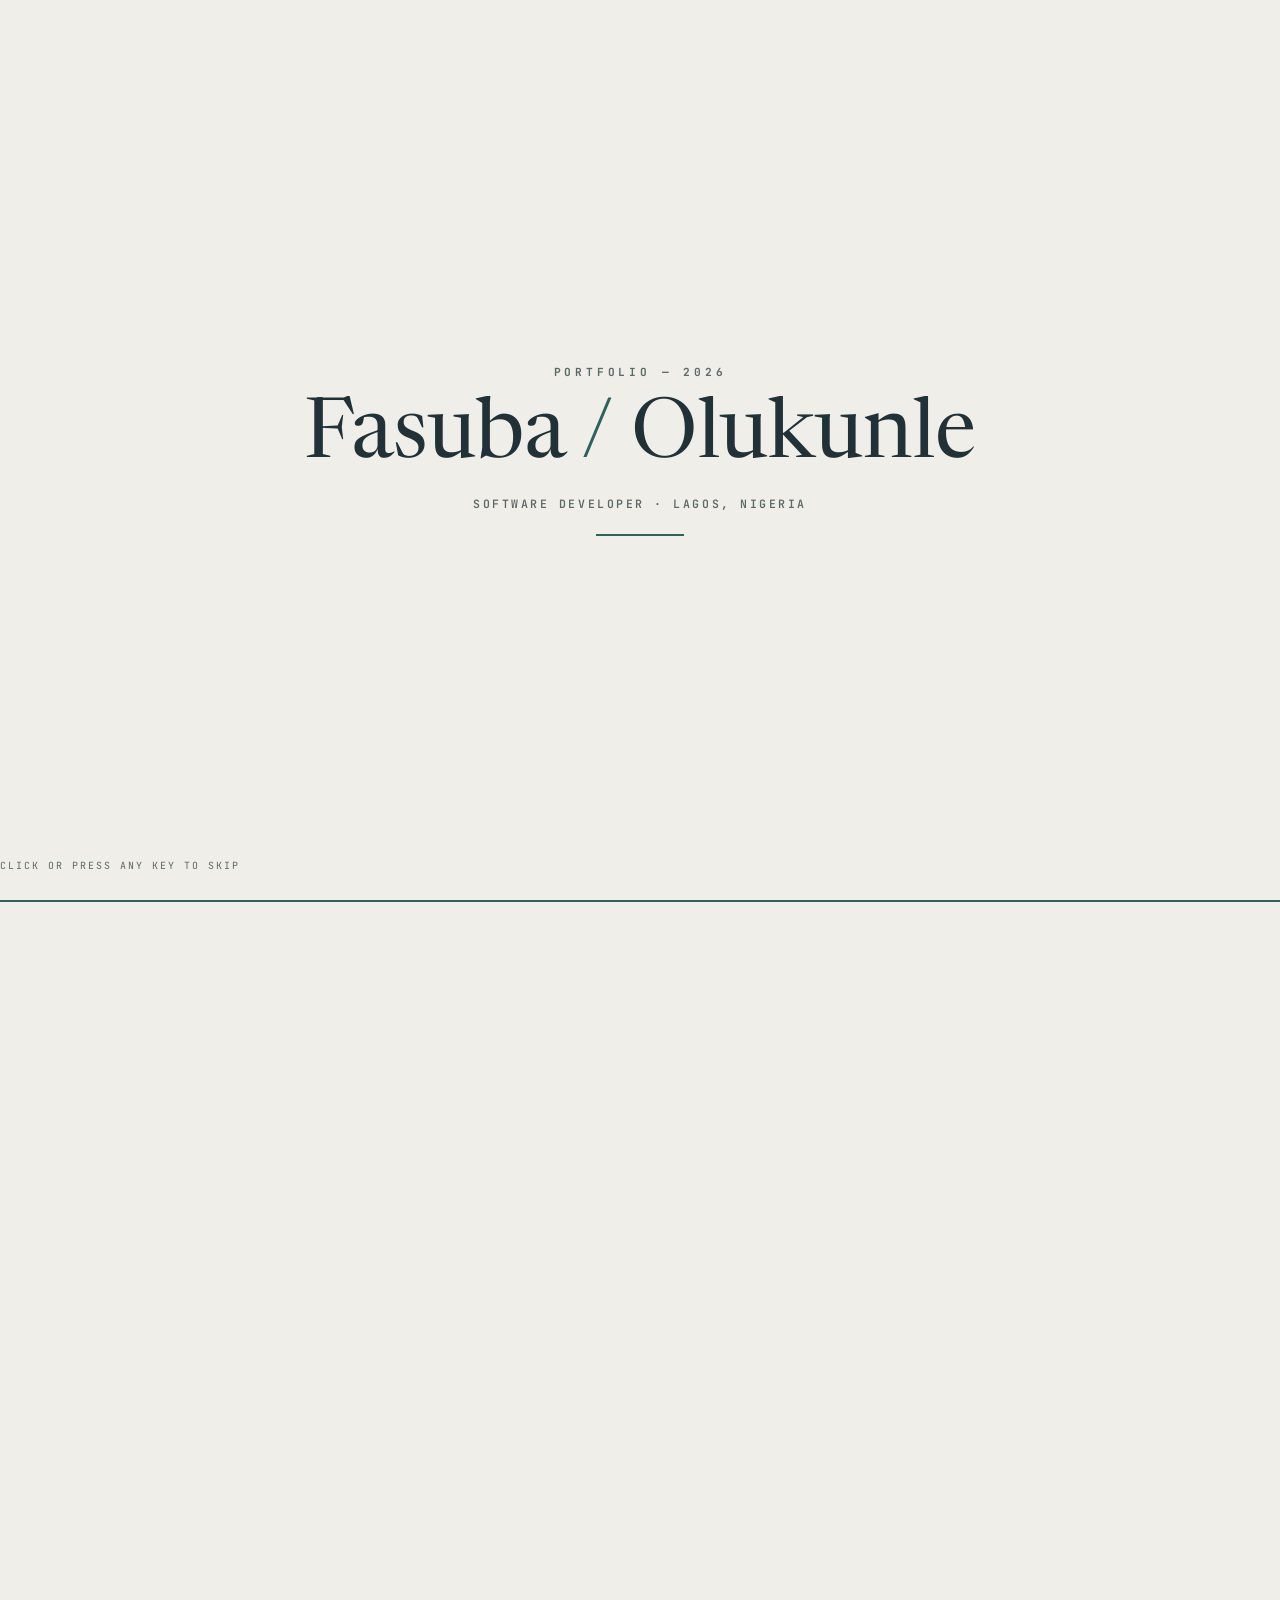
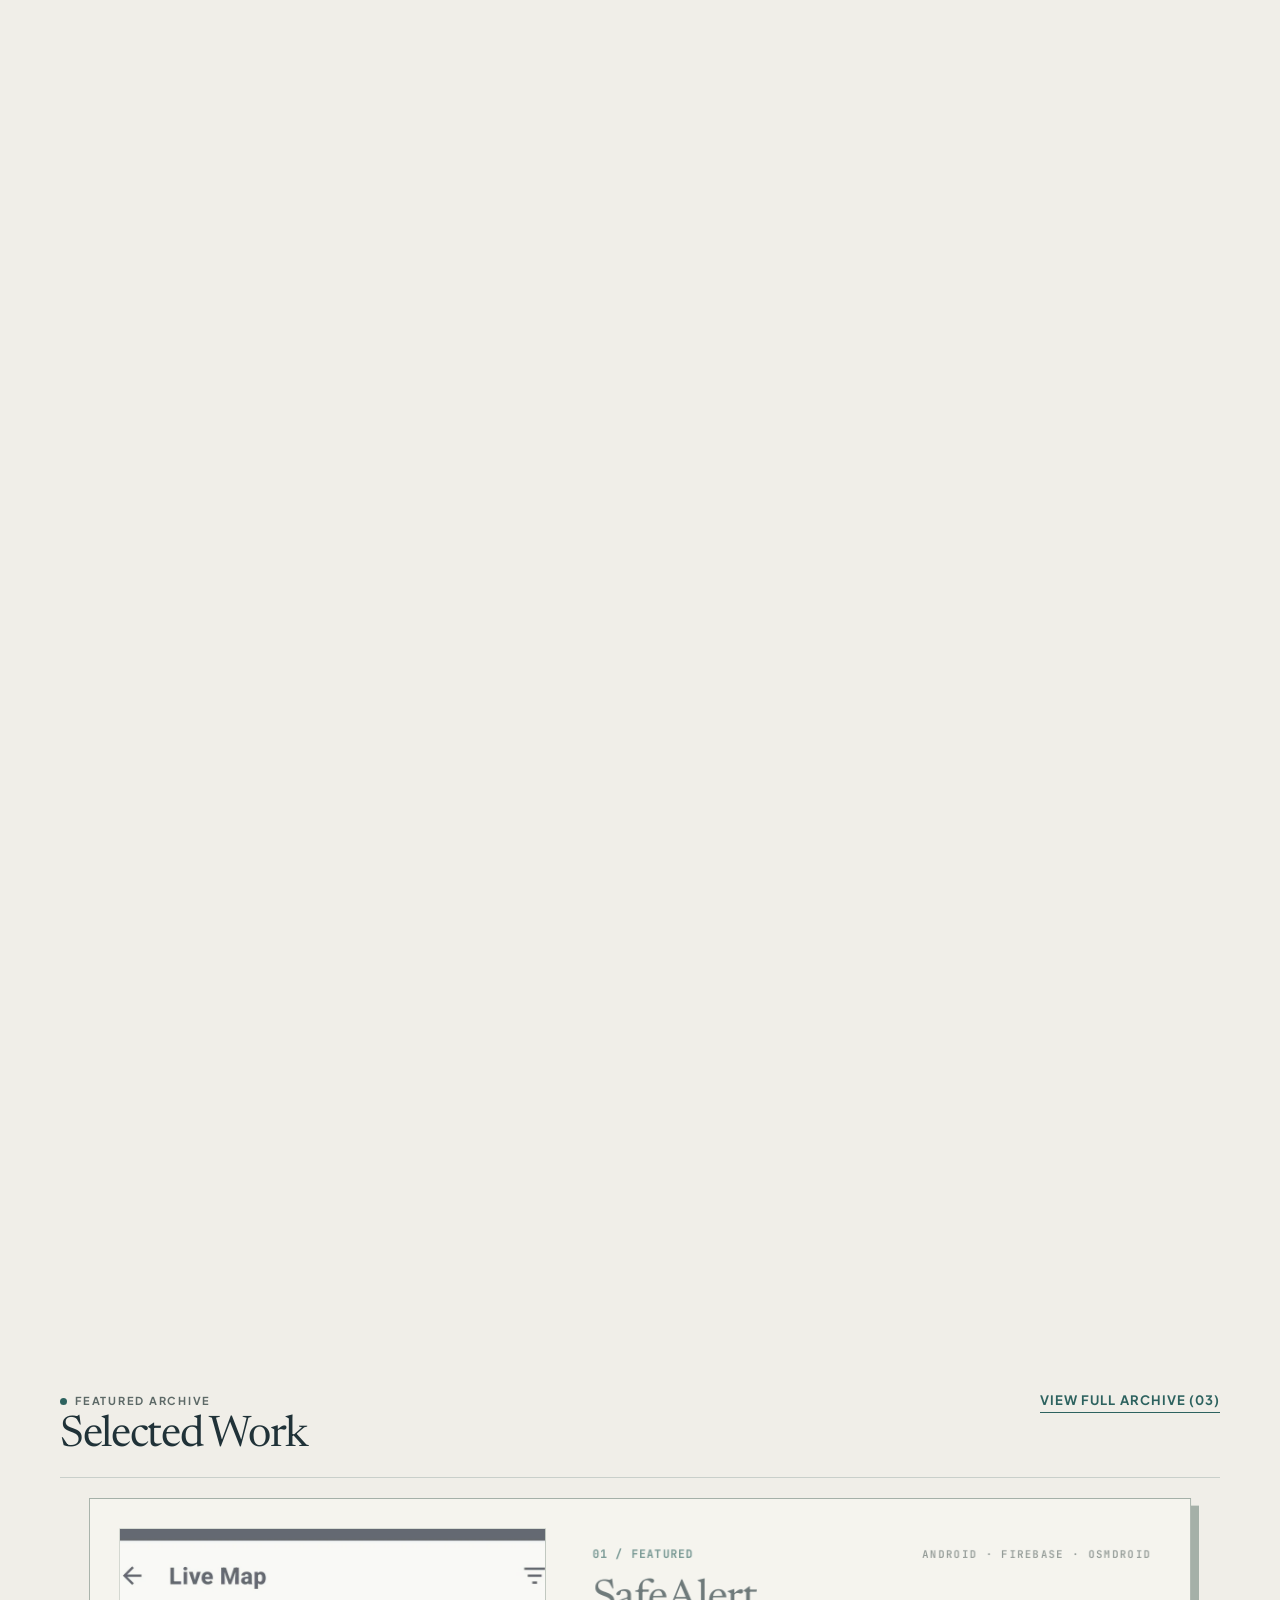
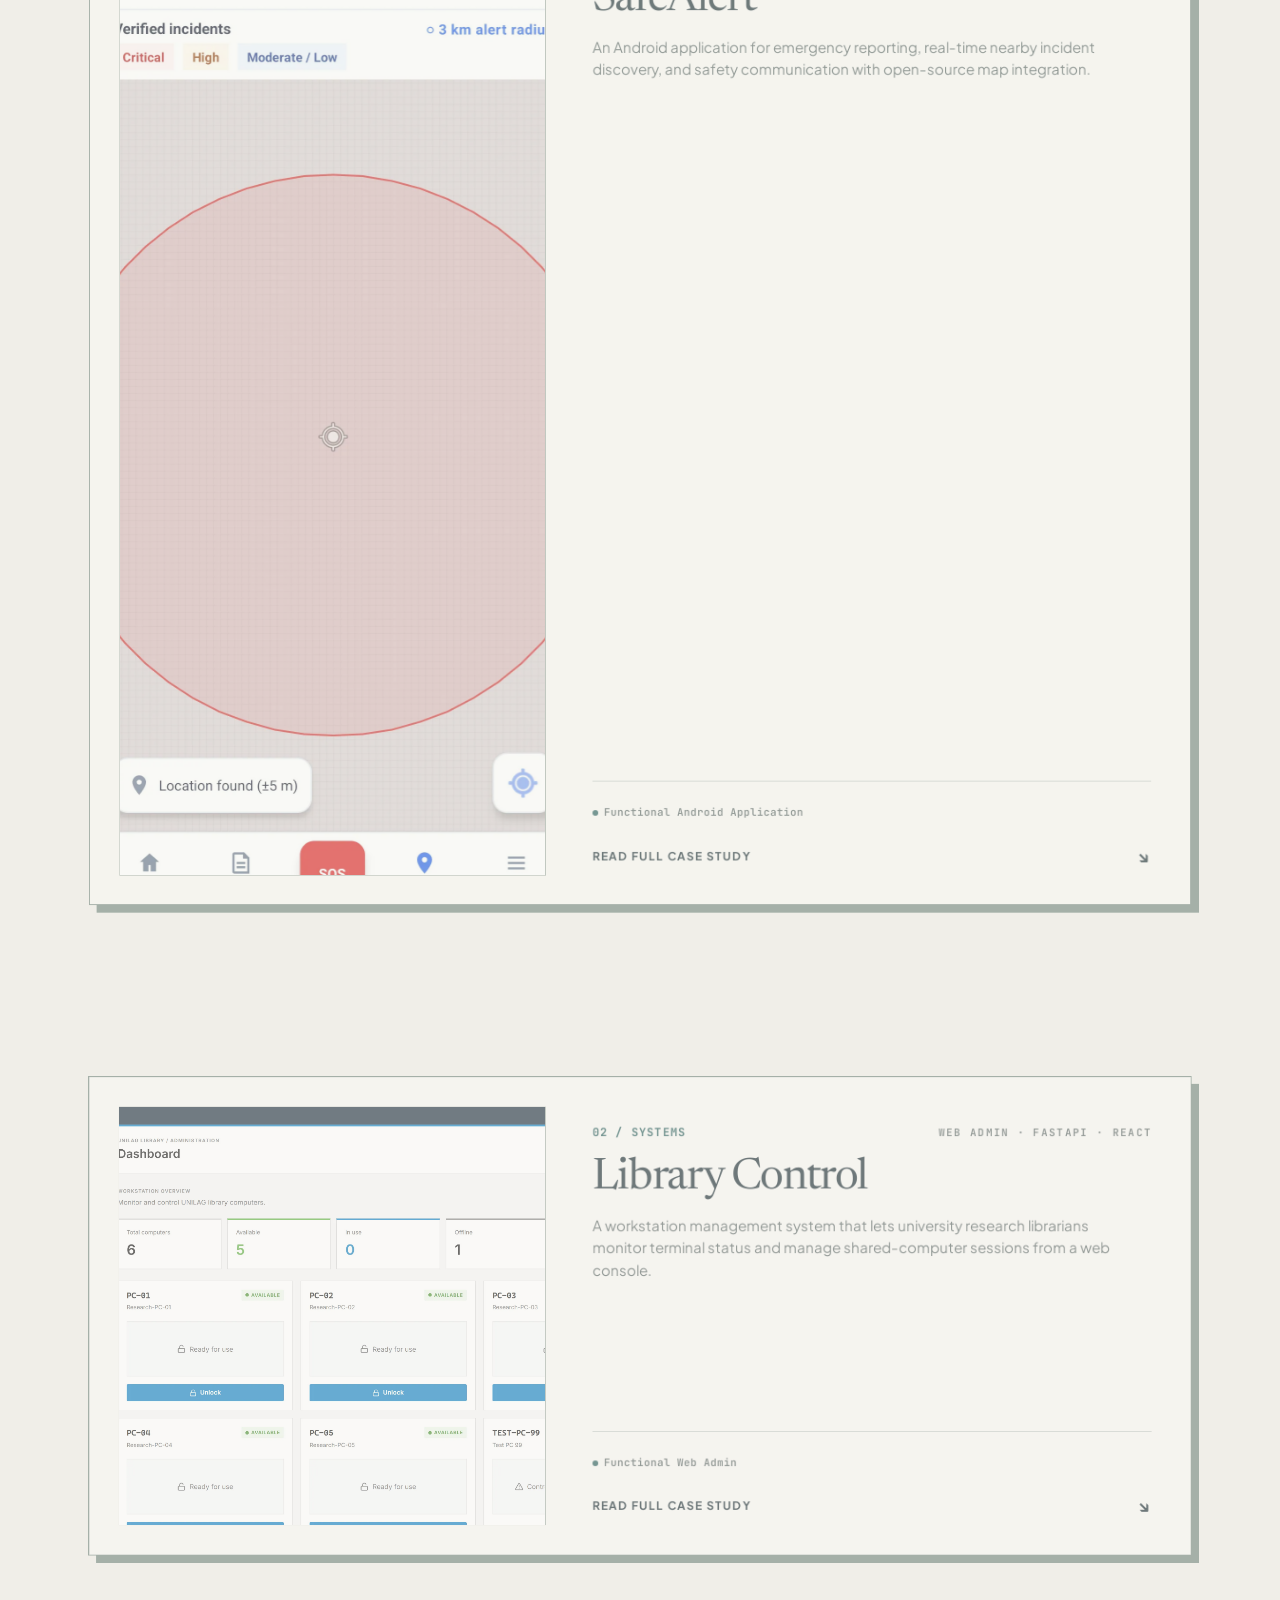
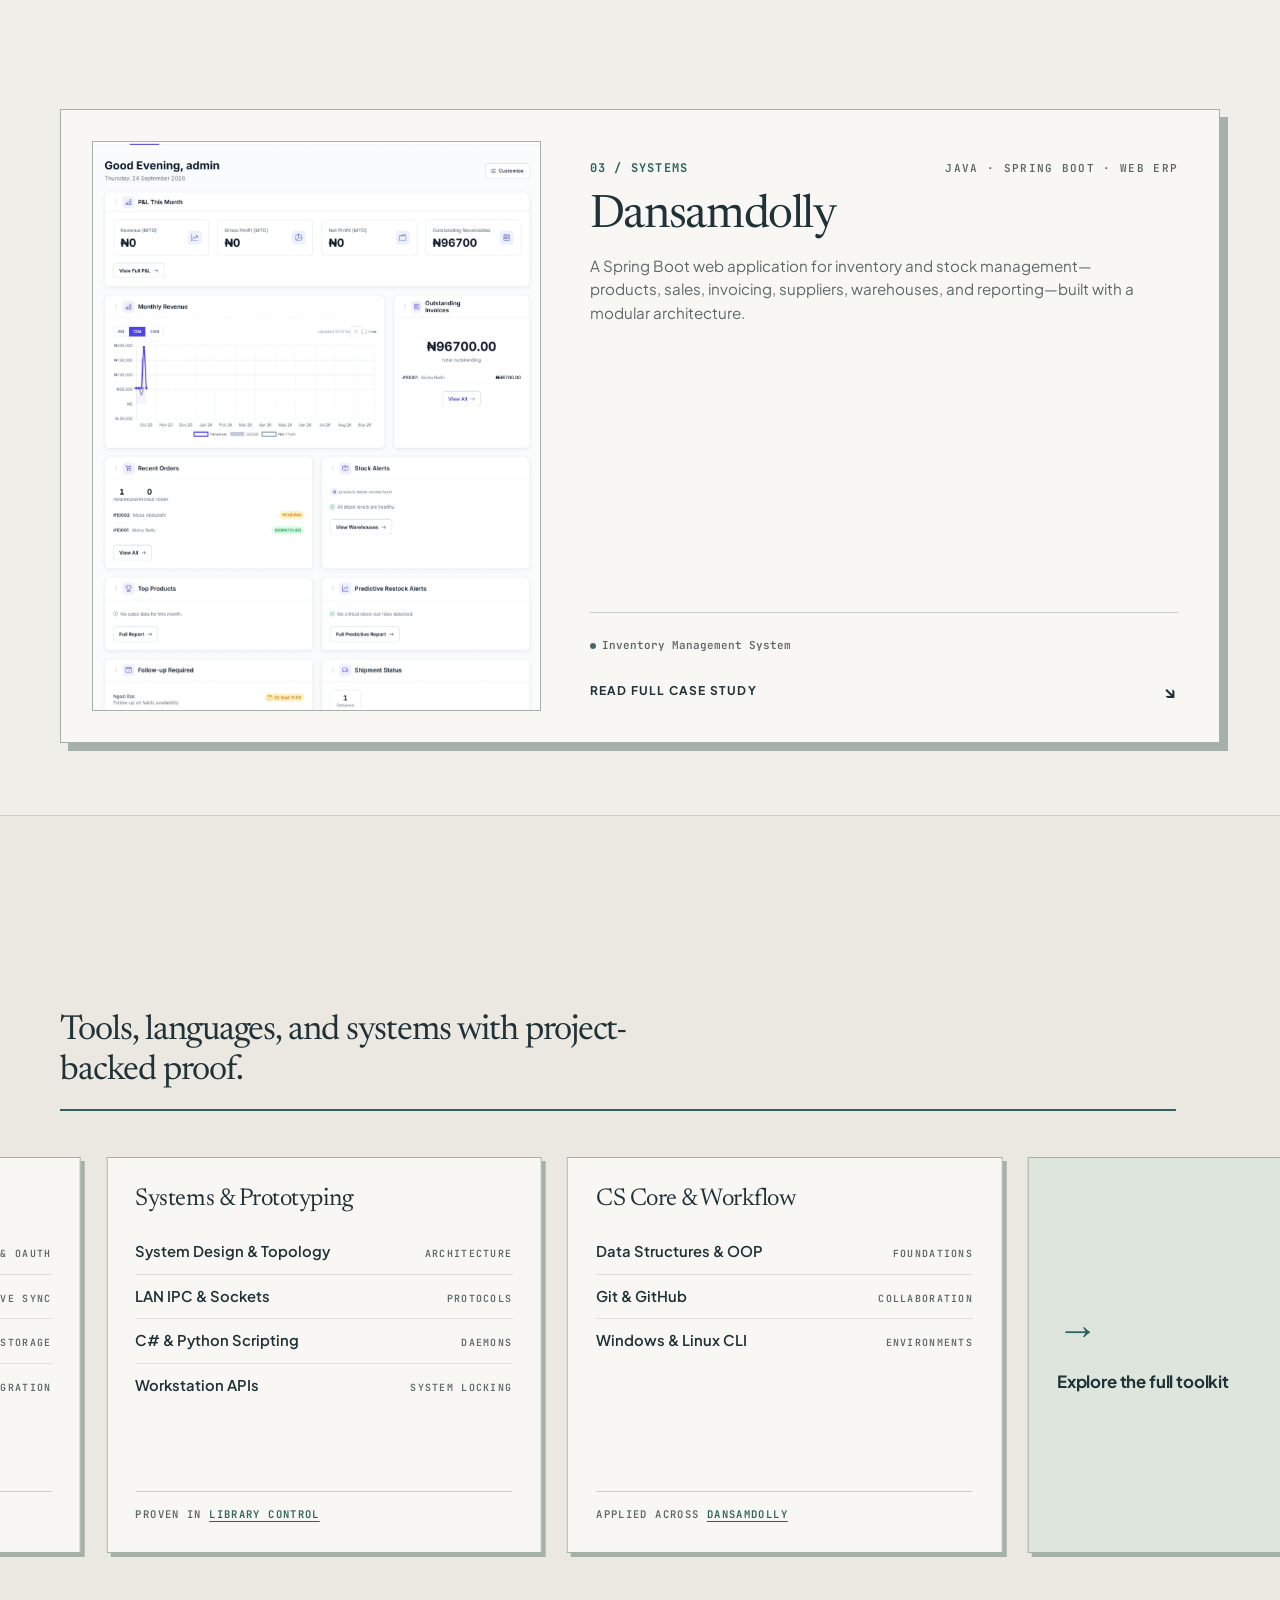
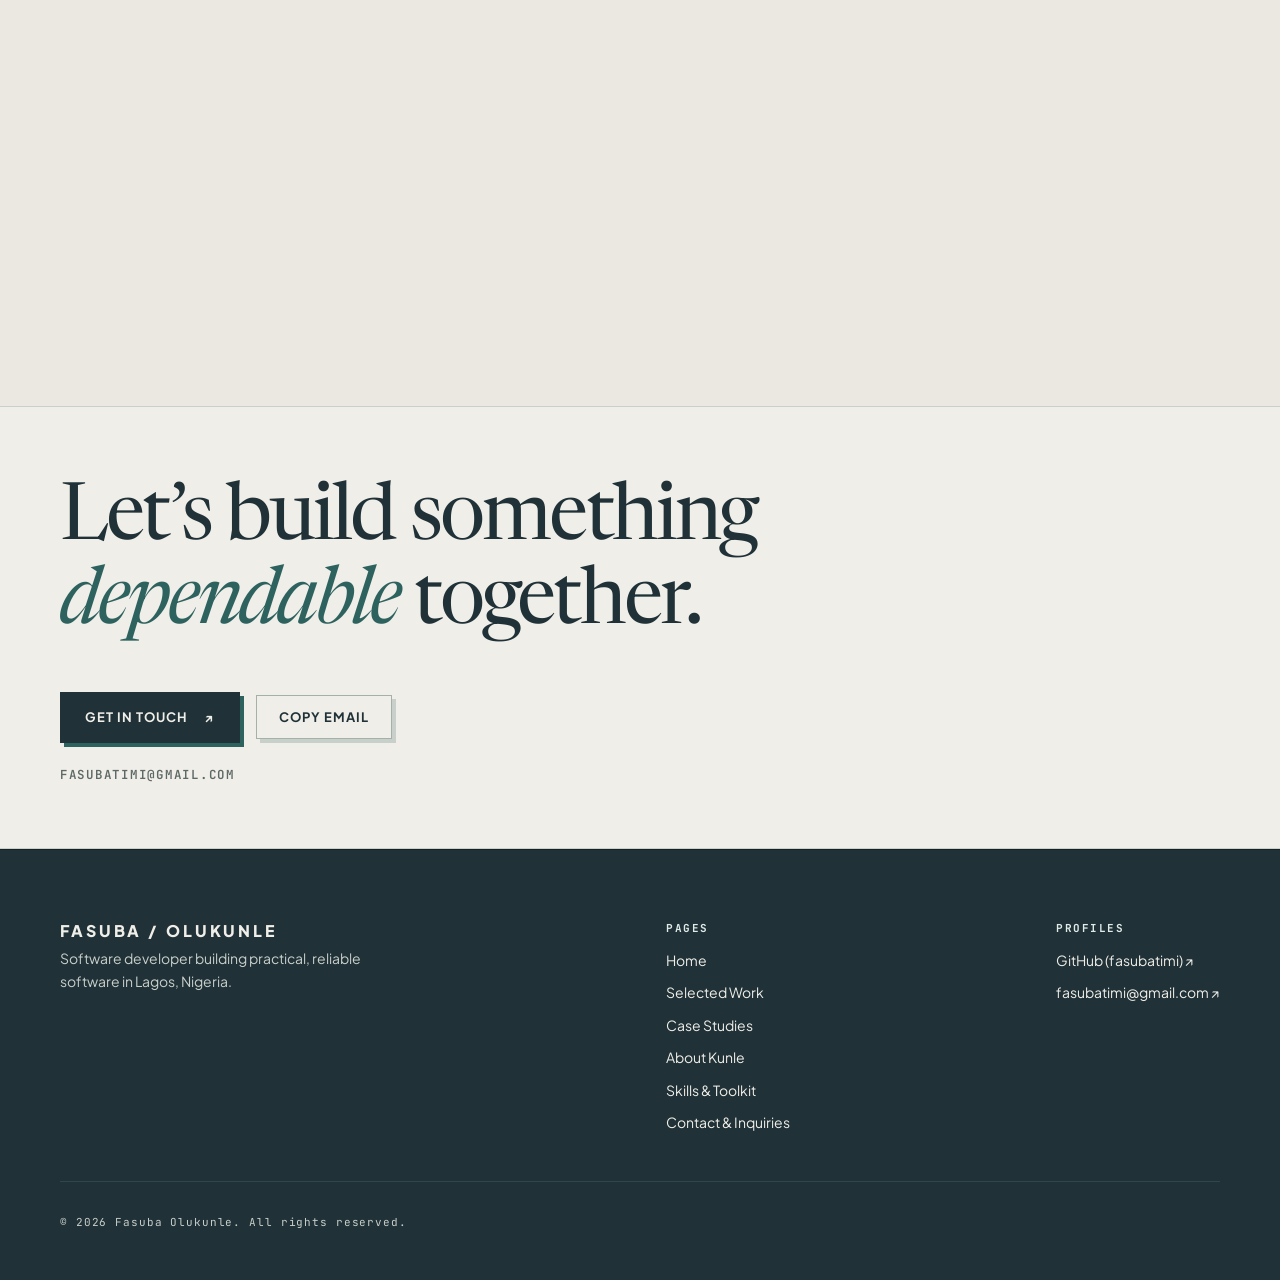
<file: index.html>
<!DOCTYPE html>
<html lang="en">
<head>
  <meta charset="UTF-8">
  <meta name="viewport" content="width=device-width, initial-scale=1.0">
  <meta name="color-scheme" content="light dark">
  <meta name="theme-color" content="#F0EEE8">

  <!-- No-flash theme init: set data-theme before first paint -->
  <script>
    (function () {
      try {
        var s = localStorage.getItem('theme');
        var d = s ? s === 'dark' : window.matchMedia('(prefers-color-scheme: dark)').matches;
        if (d) document.documentElement.setAttribute('data-theme', 'dark');
      } catch (e) {}
    })();
  </script>
  
  <!-- Primary Meta Tags -->
  <title>Fasuba Olukunle — Software Developer</title>
  <meta name="title" content="Fasuba Olukunle — Software Developer">
  <meta name="description" content="Portfolio of Fasuba Olukunle (Kunle), a software developer based in Lagos, Nigeria, building Android apps, systems, and clear interfaces around real problems.">
  <meta name="author" content="Fasuba Olukunle">
  <meta name="msvalidate.01" content="3F1F65EDAF55502CB335FBC3550A97DA" />

  <!-- Canonical -->
  <link rel="canonical" href="https://fasubatimi.is-a.dev/">

  <!-- Open Graph / Facebook -->
  <meta property="og:type" content="website">
  <meta property="og:site_name" content="Fasuba Olukunle — Portfolio">
  <meta property="og:url" content="https://fasubatimi.is-a.dev/">
  <meta property="og:title" content="Fasuba Olukunle — Software Developer">
  <meta property="og:description" content="Making practical software feel clear and dependable. Portfolio and case studies of Fasuba Olukunle (Kunle).">
  <meta property="og:image" content="https://fasubatimi.is-a.dev/assets/og/og-cover.png">
  <meta property="og:image:width" content="1200">
  <meta property="og:image:height" content="630">
  <meta property="og:image:alt" content="Fasuba Olukunle — Software Developer, Lagos, Nigeria">

  <!-- Twitter Card -->
  <meta name="twitter:card" content="summary_large_image">
  <meta name="twitter:title" content="Fasuba Olukunle — Software Developer">
  <meta name="twitter:description" content="Making practical software feel clear and dependable. Portfolio and case studies of Fasuba Olukunle (Kunle).">
  <meta name="twitter:image" content="https://fasubatimi.is-a.dev/assets/og/og-cover.png">

  <!-- Structured Data: Person + WebSite -->
  <script type="application/ld+json">
  {
    "@context": "https://schema.org",
    "@graph": [
      {
        "@type": "Person",
        "@id": "https://fasubatimi.is-a.dev/#person",
        "name": "Fasuba Olukunle",
        "alternateName": "Kunle",
        "jobTitle": "Software Developer",
        "description": "Software developer in Lagos, Nigeria building Android apps, systems, and clear interfaces around real problems.",
        "url": "https://fasubatimi.is-a.dev/",
        "image": "https://fasubatimi.is-a.dev/assets/og/og-cover.png",
        "email": "mailto:fasubatimi@gmail.com",
        "address": { "@type": "PostalAddress", "addressLocality": "Lagos", "addressCountry": "NG" },
        "sameAs": ["https://github.com/fasubatimi"],
        "knowsAbout": ["Android development", "Java", "Firebase", "OSMDroid", "Spring Boot", "React", "FastAPI", "System design"]
      },
      {
        "@type": "WebSite",
        "@id": "https://fasubatimi.is-a.dev/#website",
        "url": "https://fasubatimi.is-a.dev/",
        "name": "Fasuba Olukunle — Portfolio",
        "description": "Portfolio and case studies of Fasuba Olukunle (Kunle), software developer in Lagos, Nigeria.",
        "inLanguage": "en",
        "publisher": { "@id": "https://fasubatimi.is-a.dev/#person" }
      }
    ]
  }
  </script>
  
  <!-- Google Fonts: Newsreader (Serif) & Plus Jakarta Sans (Sans-serif) & JetBrains Mono (Mono) -->
  <link rel="preconnect" href="https://fonts.googleapis.com">
  <link rel="preconnect" href="https://fonts.gstatic.com" crossorigin>
  <link href="https://fonts.googleapis.com/css2?family=JetBrains+Mono:wght@500;600;700&family=Newsreader:ital,opsz,wght@0,6..72,400;0,6..72,600;1,6..72,400;1,6..72,600&family=Plus+Jakarta+Sans:wght@400;500;600;700;800&display=swap" rel="stylesheet">
  
  <!-- Editorial Design System (ZERO GRADIENTS) -->
  <link rel="stylesheet" href="css/style.css">

  <!-- Progressive-enhancement safeguard: show reveal content if JS is disabled -->
  <noscript>
    <style>
      .reveal-on-scroll { opacity: 1 !important; transform: none !important; }
    </style>
  </noscript>
  
  <!-- Favicon SVG -->
  <link rel="icon" type="image/svg+xml" href="data:image/svg+xml,<svg xmlns='http://www.w3.org/2000/svg' viewBox='0 0 32 32'><rect width='32' height='32' fill='%23203238'/><text x='16' y='21' font-family='serif' font-size='15' font-weight='bold' fill='%23F0EEE8' text-anchor='middle'>FO</text></svg>">
</head>
<body data-home-intro>

  <!-- Accessible Skip Link -->
  <a href="#main-content" class="skip-link">Skip to main content</a>

  <!-- ========================================================================
       01. Site Header & Multi-Page Navigation
       ======================================================================== -->
  <header class="site-header" id="site-header">
    <div class="container">
      <a href="index.html" class="header-brand" aria-label="Fasuba Olukunle — Home">
        FASUBA <span>/</span> OLUKUNLE
      </a>

      <!-- Desktop Navigation -->
      <nav class="header-nav" aria-label="Main Portfolio Navigation">
        <a href="work.html" class="nav-link">Selected Work</a>
        <a href="case-studies.html" class="nav-link">Case Studies</a>
        <a href="about.html" class="nav-link">About</a>
        <a href="skills.html" class="nav-link">Skills</a>
        <a href="contact.html" class="nav-cta">Get in Touch</a>
      </nav>

      <!-- Mobile Nav Toggle -->
      <button type="button" class="theme-toggle" data-theme-toggle aria-label="Toggle dark theme" title="Toggle theme">
        <svg class="icon-moon" viewBox="0 0 24 24" fill="none" stroke="currentColor" stroke-width="2" stroke-linecap="round" stroke-linejoin="round" aria-hidden="true"><path d="M21 12.79A9 9 0 1 1 11.21 3 7 7 0 0 0 21 12.79z"/></svg>
        <svg class="icon-sun" viewBox="0 0 24 24" fill="none" stroke="currentColor" stroke-width="2" stroke-linecap="round" stroke-linejoin="round" aria-hidden="true"><circle cx="12" cy="12" r="4.2"/><path d="M12 2v2.2M12 19.8V22M4.2 4.2l1.6 1.6M18.2 18.2l1.6 1.6M2 12h2.2M19.8 12H22M4.2 19.8l1.6-1.6M18.2 5.8l1.6-1.6"/></svg>
      </button>

      <button type="button" class="mobile-nav-toggle" aria-label="Toggle navigation menu" aria-expanded="false" aria-controls="mobile-drawer">
        <span></span>
        <span></span>
        <span></span>
      </button>
    </div>
  </header>

  <!-- Mobile Navigation Drawer -->
  <div class="mobile-drawer" id="mobile-drawer" aria-label="Mobile Navigation">
    <nav class="mobile-nav-links">
      <a href="index.html" class="active">Home</a>
      <a href="work.html">Selected Work</a>
      <a href="case-studies.html">Case Studies</a>
      <a href="about.html">About Kunle</a>
      <a href="skills.html">Skills &amp; Tools</a>
      <a href="contact.html">Contact</a>
    </nav>
    <div class="mobile-drawer-footer">
      <span class="meta-eyebrow"><span class="dot-indicator"></span> FASUBA OLUKUNLE · LAGOS, NIGERIA</span>
      <a href="mailto:fasubatimi@gmail.com" class="btn-text-link">fasubatimi@gmail.com ↗</a>
    </div>
  </div>

  <!-- Main Content Landmark -->
  <main id="main-content">

    <!-- ========================================================================
         02. Hero Section & Interactive 3D Phone
         ======================================================================== -->
    <section class="hero-section" id="hero" aria-label="Introduction and Featured Project">
      <div class="container">
        <div class="hero-grid">
          
          <!-- Hero Narrative Copy -->
          <div class="hero-copy">
            <div class="meta-eyebrow">
              <span class="dot-indicator"></span> SOFTWARE DEVELOPER · LAGOS, NIGERIA
            </div>

            <h1 class="hero-headline">
              Making practical software feel <em>clear</em> and <em>dependable.</em>
            </h1>

            <p class="hero-lead">
              I’m Kunle, a software developer in Lagos. I build apps and systems around real problems, with clear interfaces and careful implementation.
            </p>

            <div class="hero-actions">
              <a href="#selected-work" class="btn-primary">
                Explore selected work <span>↓</span>
              </a>
              <a href="contact.html" class="btn-secondary">
                Get in touch <span>↗</span>
              </a>
            </div>

            <!-- Hero Metadata Strip -->
            <div class="hero-meta-strip">
              <span><b>STATUS:</b> Seeking Software Roles</span>
              <span><b>CORE:</b> Android · Java · Systems</span>
            </div>
          </div>

          <!-- Hero 3D Stage (SafeAlert Interactive Phone) -->
          <div class="hero-stage-wrapper">
            <div 
              class="hero-stage" 
              id="hero-phone-stage" 
              role="button" 
              tabindex="0"
              aria-label="Interactive 3D SafeAlert phone showcase. Click or press Enter to read the full SafeAlert case study. Move pointer to tilt."
            >
              <!-- Orbital Rings (Solid flat rules) -->
              <span class="orbit-ring orbit-one" aria-hidden="true"></span>
              <span class="orbit-ring orbit-two" aria-hidden="true"></span>

              <!-- 3D Phone Chassis -->
              <div class="phone-chassis" id="phone-chassis">
                <!-- Top Notch & Speaker -->
                <div class="phone-notch">
                  <div class="phone-speaker"></div>
                </div>

                <!-- Screen Contents -->
                <div class="phone-screen has-screenshot">
                  <!-- Actual SafeAlert App Screenshot -->
                  <div class="screen-screenshot-container" aria-label="SafeAlert home dashboard showing safety status and quick actions">
                    <picture><source srcset="assets/safealert/gallery/03-dashboard.webp" type="image/webp"><img width="1080" height="2400" src="assets/safealert/gallery/03-dashboard.png" alt="SafeAlert home dashboard showing safety status, the emergency Report Incident button, and quick actions" class="screen-screenshot" loading="eager"></picture>
                  </div>
                </div>
              </div>
            </div>

            <!-- Floating Editorial Badge -->
            <a href="case-studies.html#safealert" class="stage-floating-badge" aria-label="View SafeAlert Case Study">
              <span class="badge-tag">01 · FEATURED PROJECT</span>
              <strong>SafeAlert (Android)</strong>
              <span class="badge-hint">Read Case Study ↗</span>
            </a>
          </div>

        </div>
      </div>
    </section>

    <!-- ========================================================================
         03. Manifesto — scroll-illuminated thesis (pinned scrub scene)
         ======================================================================== -->
    <section class="manifesto-section" data-scene="manifesto" aria-label="Philosophy Statement">
      <div class="manifesto-track">
        <div class="manifesto-sticky">
          <p class="manifesto-text" data-illuminate>
            I build software that solves <em>tangible problems</em> for real people. Clear interfaces that explain themselves. Architectures that hold under pressure. Code a stranger can still read a year from now.
          </p>
          <div class="manifesto-foot">
            <a href="about.html" class="btn-text-link">More about Kunle <span aria-hidden="true">→</span></a>
          </div>
        </div>
      </div>
    </section>

    <!-- ========================================================================
         04. Selected Work — sticky editorial deck (pins and stacks on scroll)
         ======================================================================== -->
    <section class="work-deck-section" id="selected-work" aria-label="Selected Projects Highlights">
      <div class="container">

        <div class="work-header-strip">
          <div>
            <div class="meta-eyebrow">
              <span class="dot-indicator"></span> FEATURED ARCHIVE
            </div>
            <h2>Selected Work</h2>
          </div>
          <a href="work.html" class="btn-text-link">View Full Archive (03)</a>
        </div>

        <div class="work-deck" data-scene="deck">

          <!-- Deck Card 01: SafeAlert -->
          <article class="deck-card" style="--deck-i:0">
            <div class="deck-card__media">
              <div class="work-card-thumb">
                <picture><source srcset="assets/safealert/gallery/04-map.webp" type="image/webp"><img width="1080" height="2400" src="assets/safealert/gallery/04-map.png" alt="SafeAlert live map with a 3 km verified-incident alert radius" loading="lazy" decoding="async"></picture>
              </div>
            </div>
            <div class="deck-card__body">
              <div class="deck-card__head">
                <span class="work-card-number">01 / FEATURED</span>
                <span class="work-card-category">ANDROID · FIREBASE · OSMDROID</span>
              </div>
              <h3 class="deck-card__title">SafeAlert</h3>
              <p class="work-card-desc">
                An Android application for emergency reporting, real-time nearby incident discovery, and safety communication with open-source map integration.
              </p>
              <div class="deck-card__foot">
                <span class="work-card-status">
                  <span class="status-dot"></span> Functional Android Application
                </span>
                <a href="case-studies.html#safealert" class="work-card-action">
                  Read full case study <span>↘</span>
                </a>
              </div>
            </div>
            <span class="deck-card__dim" aria-hidden="true"></span>
          </article>

          <!-- Deck Card 02: Library Control -->
          <article class="deck-card" style="--deck-i:1">
            <div class="deck-card__media">
              <div class="work-card-thumb">
                <picture><source srcset="assets/library-control/gallery/02-dashboard.webp" type="image/webp"><img width="2880" height="1960" src="assets/library-control/gallery/02-dashboard.png" alt="Library Control web admin dashboard" loading="lazy" decoding="async"></picture>
              </div>
            </div>
            <div class="deck-card__body">
              <div class="deck-card__head">
                <span class="work-card-number">02 / SYSTEMS</span>
                <span class="work-card-category">WEB ADMIN · FASTAPI · REACT</span>
              </div>
              <h3 class="deck-card__title">Library Control</h3>
              <p class="work-card-desc">
                A workstation management system that lets university research librarians monitor terminal status and manage shared-computer sessions from a web console.
              </p>
              <div class="deck-card__foot">
                <span class="work-card-status">
                  <span class="status-dot"></span> Functional Web Admin
                </span>
                <a href="case-studies.html#library-control" class="work-card-action">
                  Read full case study <span>↘</span>
                </a>
              </div>
            </div>
            <span class="deck-card__dim" aria-hidden="true"></span>
          </article>

          <!-- Deck Card 03: Dansamdolly -->
          <article class="deck-card" style="--deck-i:2">
            <div class="deck-card__media">
              <div class="work-card-thumb">
                <picture><source srcset="assets/dansamdolly/gallery/02-dashboard.webp" type="image/webp"><img width="2880" height="3658" src="assets/dansamdolly/gallery/02-dashboard.png" alt="Dansamdolly inventory management dashboard" loading="lazy" decoding="async"></picture>
              </div>
            </div>
            <div class="deck-card__body">
              <div class="deck-card__head">
                <span class="work-card-number">03 / SYSTEMS</span>
                <span class="work-card-category">JAVA · SPRING BOOT · WEB ERP</span>
              </div>
              <h3 class="deck-card__title">Dansamdolly</h3>
              <p class="work-card-desc">
                A Spring Boot web application for inventory and stock management—products, sales, invoicing, suppliers, warehouses, and reporting—built with a modular architecture.
              </p>
              <div class="deck-card__foot">
                <span class="work-card-status">
                  <span class="status-dot academic"></span> Inventory Management System
                </span>
                <a href="case-studies.html#dansamdolly" class="work-card-action">
                  Read full case study <span>↘</span>
                </a>
              </div>
            </div>
            <span class="deck-card__dim" aria-hidden="true"></span>
          </article>

        </div>

      </div>
    </section>

    <!-- ========================================================================
         05. Capabilities — pinned horizontal pan scene
         ======================================================================== -->
    <section class="cap-section" data-scene="cap" aria-label="Capabilities and Technical Toolkit">
      <div class="cap-runway">
        <div class="cap-sticky">
          <div class="container">
            <div class="cap-head">
              <h2>Tools, languages, and systems with project-backed proof.</h2>
              <span class="cap-rule" aria-hidden="true"></span>
            </div>
          </div>
          <div class="container cap-viewport">
            <div class="cap-track">

              <article class="cap-panel">
                <h3>Native Android</h3>
                <ul class="cap-list">
                  <li><b>Java 17</b><span>Core language</span></li>
                  <li><b>Android SDK &amp; Lifecycle</b><span>Architecture</span></li>
                  <li><b>OSMDroid &amp; Geolocation</b><span>Mapping</span></li>
                  <li><b>Location Services API</b><span>GPS &amp; sensors</span></li>
                </ul>
                <p class="cap-proof">Proven in <a href="case-studies.html#safealert">SafeAlert</a></p>
              </article>

              <article class="cap-panel">
                <h3>Cloud &amp; Backend</h3>
                <ul class="cap-list">
                  <li><b>Firebase Authentication</b><span>Identity &amp; OAuth</span></li>
                  <li><b>Realtime Database</b><span>Live sync</span></li>
                  <li><b>Cloud Storage</b><span>Asset storage</span></li>
                  <li><b>RESTful APIs &amp; JSON</b><span>Integration</span></li>
                </ul>
                <p class="cap-proof">Proven in <a href="case-studies.html#safealert">SafeAlert backend</a></p>
              </article>

              <article class="cap-panel">
                <h3>Systems &amp; Prototyping</h3>
                <ul class="cap-list">
                  <li><b>System Design &amp; Topology</b><span>Architecture</span></li>
                  <li><b>LAN IPC &amp; Sockets</b><span>Protocols</span></li>
                  <li><b>C# &amp; Python Scripting</b><span>Daemons</span></li>
                  <li><b>Workstation APIs</b><span>System locking</span></li>
                </ul>
                <p class="cap-proof">Proven in <a href="case-studies.html#library-control">Library Control</a></p>
              </article>

              <article class="cap-panel">
                <h3>CS Core &amp; Workflow</h3>
                <ul class="cap-list">
                  <li><b>Data Structures &amp; OOP</b><span>Foundations</span></li>
                  <li><b>Git &amp; GitHub</b><span>Collaboration</span></li>
                  <li><b>Windows &amp; Linux CLI</b><span>Environments</span></li>
                </ul>
                <p class="cap-proof">Applied across <a href="case-studies.html#dansamdolly">Dansamdolly</a></p>
              </article>

              <a class="cap-panel cap-panel--cta" href="skills.html">
                <span class="cap-cta-arrow" aria-hidden="true">→</span>
                <span class="cap-cta-label">Explore the full toolkit</span>
              </a>

            </div>
          </div>
        </div>
      </div>
    </section>

    <!-- ========================================================================
         06. Contact Finale — masked-line scroll reveal
         ======================================================================== -->
    <section class="finale-section" data-scene="finale" aria-label="Contact and Collaboration">
      <div class="container">
        <h2 class="finale-title">
          <span class="finale-line">Let’s build something</span>
          <span class="finale-line"><em>dependable</em> together.</span>
        </h2>
        <div class="finale-actions">
          <a href="contact.html" class="btn-primary">
            Get in touch <span>↗</span>
          </a>
          <button type="button" class="btn-secondary" data-copy-email>
            Copy Email
          </button>
        </div>
        <p class="finale-mail">fasubatimi@gmail.com</p>
      </div>
    </section>

  </main>

  <!-- ========================================================================
       07. Site Footer & Colophon
       ======================================================================== -->
  <footer class="site-footer">
    <div class="container">
      
      <div class="footer-top">
        <div class="footer-brand">
          <h3>FASUBA / OLUKUNLE</h3>
          <p>
            Software developer building practical, reliable software in Lagos, Nigeria.
          </p>
        </div>

        <nav class="footer-nav" aria-label="Footer Navigation">
          <h4>Pages</h4>
          <a href="index.html">Home</a>
          <a href="work.html">Selected Work</a>
          <a href="case-studies.html">Case Studies</a>
          <a href="about.html">About Kunle</a>
          <a href="skills.html">Skills &amp; Toolkit</a>
          <a href="contact.html">Contact &amp; Inquiries</a>
        </nav>

        <nav class="footer-nav" aria-label="External Profiles">
          <h4>Profiles</h4>
          <a href="https://github.com/fasubatimi" target="_blank" rel="noopener noreferrer">GitHub (fasubatimi) ↗</a>
          <a href="mailto:fasubatimi@gmail.com">fasubatimi@gmail.com ↗</a>
        </nav>
      </div>

      <div class="footer-bottom">
        <div>
          © 2026 Fasuba Olukunle. All rights reserved.
        </div>
      </div>

    </div>
  </footer>

  <!-- Main Interactive JavaScript -->
  <script src="js/main.js"></script>
</body>
</html>
</file>
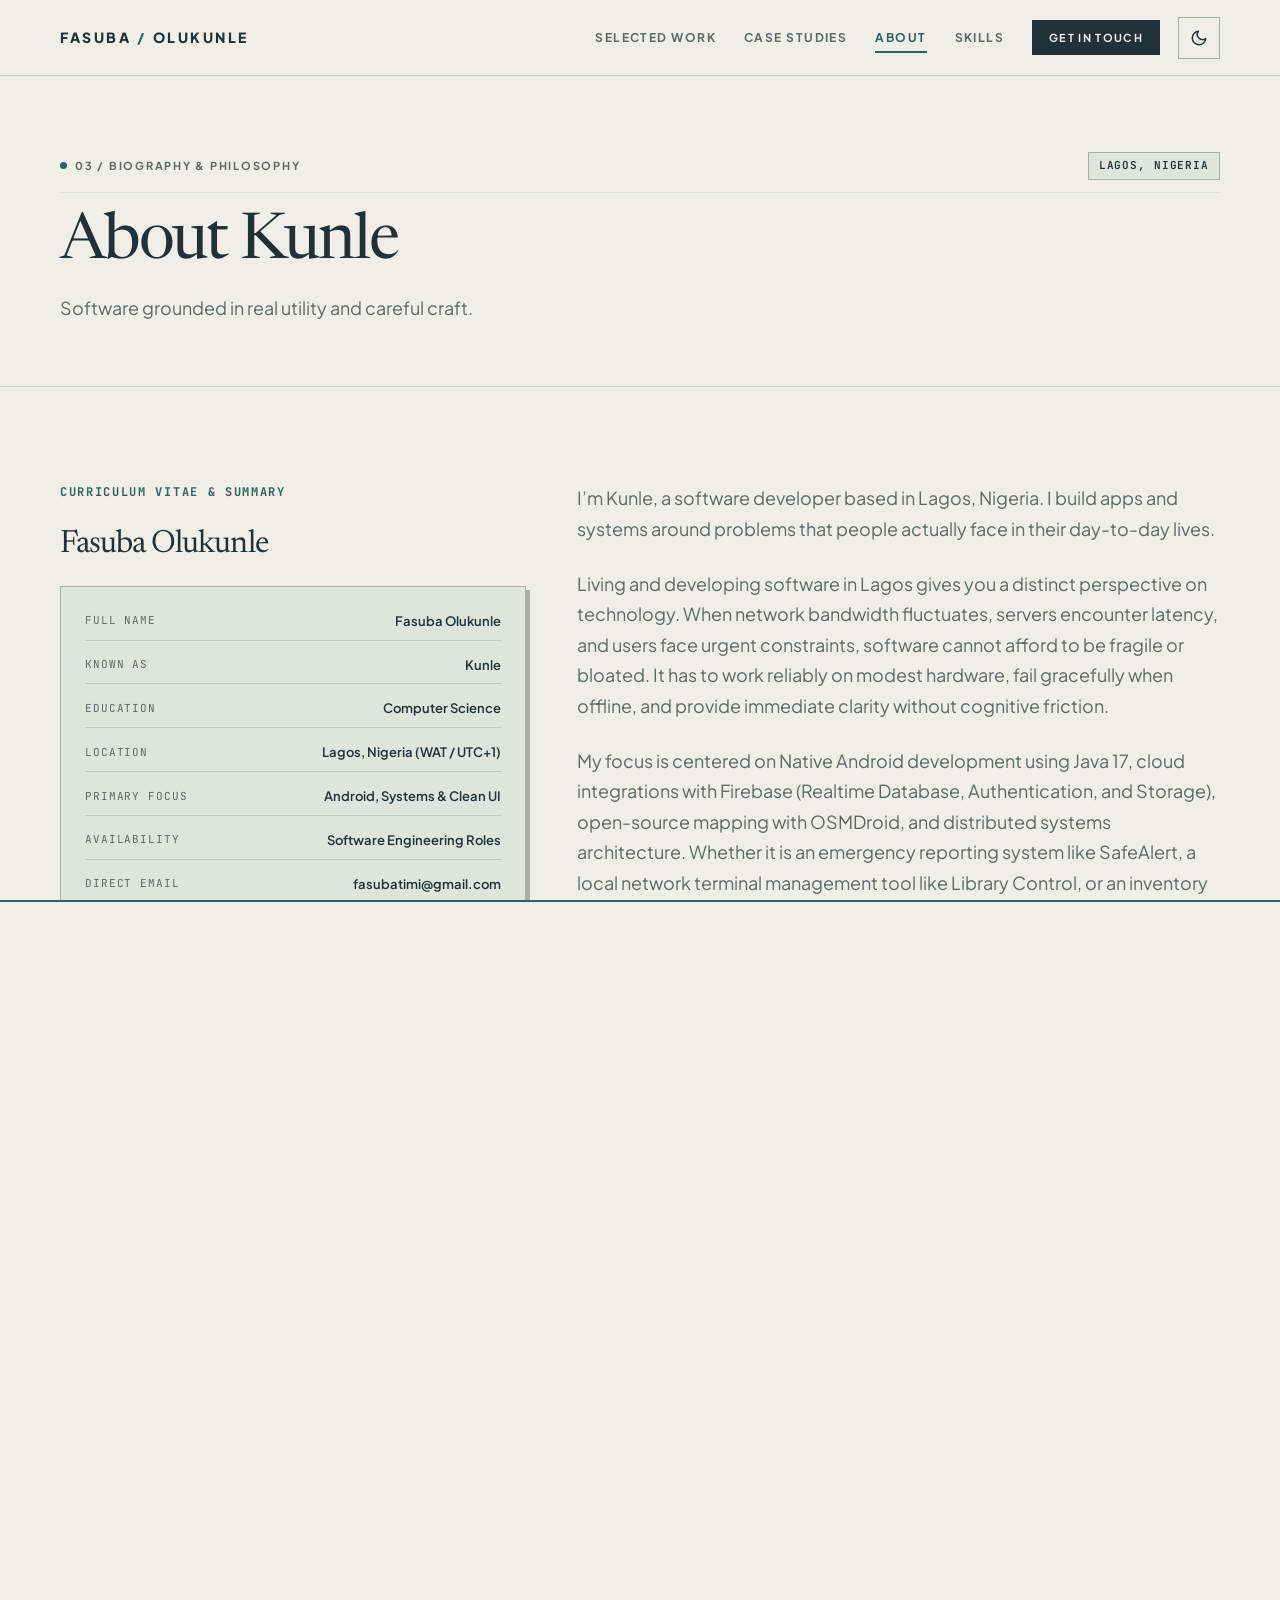
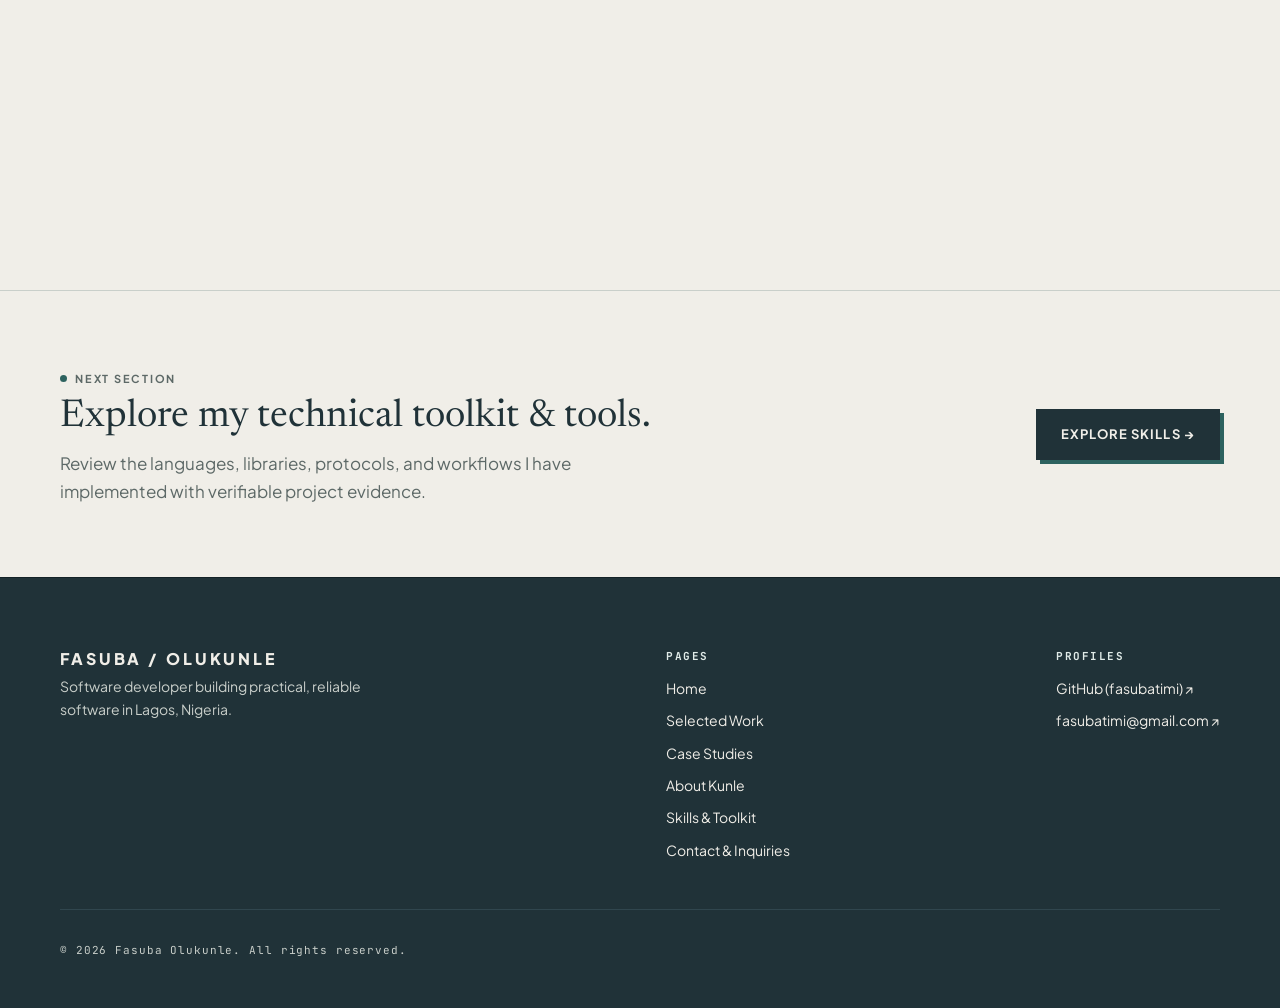
<file: about.html>
<!DOCTYPE html>
<html lang="en">
<head>
  <meta charset="UTF-8">
  <meta name="viewport" content="width=device-width, initial-scale=1.0">
  <meta name="color-scheme" content="light dark">
  <meta name="theme-color" content="#F0EEE8">

  <!-- No-flash theme init: set data-theme before first paint -->
  <script>
    (function () {
      try {
        var s = localStorage.getItem('theme');
        var d = s ? s === 'dark' : window.matchMedia('(prefers-color-scheme: dark)').matches;
        if (d) document.documentElement.setAttribute('data-theme', 'dark');
      } catch (e) {}
    })();
  </script>
  
  <!-- Primary Meta Tags -->
  <title>About Kunle — Fasuba Olukunle</title>
  <meta name="title" content="About Kunle — Fasuba Olukunle">
  <meta name="description" content="Biography, engineering philosophy, and background of Fasuba Olukunle (Kunle), a software developer based in Lagos, Nigeria.">
  <meta name="author" content="Fasuba Olukunle">

  <!-- Canonical & Social (Open Graph / Twitter) -->
  <link rel="canonical" href="https://fasubatimi.is-a.dev/about.html">
  <meta property="og:type" content="profile">
  <meta property="og:site_name" content="Fasuba Olukunle — Portfolio">
  <meta property="og:url" content="https://fasubatimi.is-a.dev/about.html">
  <meta property="og:title" content="About Kunle — Fasuba Olukunle">
  <meta property="og:description" content="Biography, engineering philosophy, and background of Fasuba Olukunle (Kunle), a software developer based in Lagos, Nigeria.">
  <meta property="og:image" content="https://fasubatimi.is-a.dev/assets/og/og-cover.png">
  <meta property="og:image:width" content="1200">
  <meta property="og:image:height" content="630">
  <meta property="og:image:alt" content="Fasuba Olukunle — Software Developer, Lagos, Nigeria">
  <meta name="twitter:card" content="summary_large_image">
  <meta name="twitter:title" content="About Kunle — Fasuba Olukunle">
  <meta name="twitter:description" content="Biography, engineering philosophy, and background of Fasuba Olukunle (Kunle), a software developer based in Lagos, Nigeria.">
  <meta name="twitter:image" content="https://fasubatimi.is-a.dev/assets/og/og-cover.png">
  
  <!-- Google Fonts -->
  <link rel="preconnect" href="https://fonts.googleapis.com">
  <link rel="preconnect" href="https://fonts.gstatic.com" crossorigin>
  <link href="https://fonts.googleapis.com/css2?family=JetBrains+Mono:wght@500;600;700&family=Newsreader:ital,opsz,wght@0,6..72,400;0,6..72,600;1,6..72,400;1,6..72,600&family=Plus+Jakarta+Sans:wght@400;500;600;700;800&display=swap" rel="stylesheet">
  
  <!-- Editorial Design System (ZERO GRADIENTS) -->
  <link rel="stylesheet" href="css/style.css">

  <!-- Progressive-enhancement safeguard: show reveal content if JS is disabled -->
  <noscript>
    <style>
      .reveal-on-scroll { opacity: 1 !important; transform: none !important; }
    </style>
  </noscript>
  
  <!-- Favicon SVG -->
  <link rel="icon" type="image/svg+xml" href="data:image/svg+xml,<svg xmlns='http://www.w3.org/2000/svg' viewBox='0 0 32 32'><rect width='32' height='32' fill='%23203238'/><text x='16' y='21' font-family='serif' font-size='15' font-weight='bold' fill='%23F0EEE8' text-anchor='middle'>FO</text></svg>">
</head>
<body>

  <!-- Accessible Skip Link -->
  <a href="#main-content" class="skip-link">Skip to main content</a>

  <!-- ========================================================================
       01. Site Header & Multi-Page Navigation
       ======================================================================== -->
  <header class="site-header" id="site-header">
    <div class="container">
      <a href="index.html" class="header-brand" aria-label="Fasuba Olukunle — Home">
        FASUBA <span>/</span> OLUKUNLE
      </a>

      <!-- Desktop Navigation -->
      <nav class="header-nav" aria-label="Main Portfolio Navigation">
        <a href="work.html" class="nav-link">Selected Work</a>
        <a href="case-studies.html" class="nav-link">Case Studies</a>
        <a href="about.html" class="nav-link active" aria-current="page">About</a>
        <a href="skills.html" class="nav-link">Skills</a>
        <a href="contact.html" class="nav-cta">Get in Touch</a>
      </nav>

      <!-- Mobile Nav Toggle -->
      <button type="button" class="theme-toggle" data-theme-toggle aria-label="Toggle dark theme" title="Toggle theme">
        <svg class="icon-moon" viewBox="0 0 24 24" fill="none" stroke="currentColor" stroke-width="2" stroke-linecap="round" stroke-linejoin="round" aria-hidden="true"><path d="M21 12.79A9 9 0 1 1 11.21 3 7 7 0 0 0 21 12.79z"/></svg>
        <svg class="icon-sun" viewBox="0 0 24 24" fill="none" stroke="currentColor" stroke-width="2" stroke-linecap="round" stroke-linejoin="round" aria-hidden="true"><circle cx="12" cy="12" r="4.2"/><path d="M12 2v2.2M12 19.8V22M4.2 4.2l1.6 1.6M18.2 18.2l1.6 1.6M2 12h2.2M19.8 12H22M4.2 19.8l1.6-1.6M18.2 5.8l1.6-1.6"/></svg>
      </button>

      <button type="button" class="mobile-nav-toggle" aria-label="Toggle navigation menu" aria-expanded="false" aria-controls="mobile-drawer">
        <span></span>
        <span></span>
        <span></span>
      </button>
    </div>
  </header>

  <!-- Mobile Navigation Drawer -->
  <div class="mobile-drawer" id="mobile-drawer" aria-label="Mobile Navigation">
    <nav class="mobile-nav-links">
      <a href="index.html">Home</a>
      <a href="work.html">Selected Work</a>
      <a href="case-studies.html">Case Studies</a>
      <a href="about.html" class="active">About Kunle</a>
      <a href="skills.html">Skills &amp; Tools</a>
      <a href="contact.html">Contact</a>
    </nav>
    <div class="mobile-drawer-footer">
      <span class="meta-eyebrow"><span class="dot-indicator"></span> FASUBA OLUKUNLE · LAGOS, NIGERIA</span>
      <a href="mailto:fasubatimi@gmail.com" class="btn-text-link">fasubatimi@gmail.com ↗</a>
    </div>
  </div>

  <!-- Main Content Landmark -->
  <main id="main-content">

    <!-- ========================================================================
         02. Page Header Banner
         ======================================================================== -->
    <section class="page-header-banner" aria-label="About Kunle Banner">
      <div class="container">
        <div class="page-banner-grid">
          <div class="page-banner-top">
            <span class="meta-eyebrow"><span class="dot-indicator"></span> 03 / BIOGRAPHY &amp; PHILOSOPHY</span>
            <span class="editorial-badge">LAGOS, NIGERIA</span>
          </div>
          <h1 class="page-banner-title">About Kunle</h1>
          <p class="page-banner-lead">
            Software grounded in real utility and careful craft.
          </p>
        </div>
      </div>
    </section>

    <!-- ========================================================================
         03. About Content & Factsheet Grid
         ======================================================================== -->
    <section class="about-section" aria-label="Detailed Biography">
      <div class="container">
        <div class="about-grid">
          
          <!-- Sticky Factsheet Sidebar -->
          <aside class="about-sidebar">
            <span class="about-eyebrow">CURRICULUM VITAE &amp; SUMMARY</span>
            <h2 class="about-heading" style="font-size: 2rem;">Fasuba Olukunle</h2>
            
            <div class="about-factsheet">
              <div class="factsheet-row">
                <span>FULL NAME</span>
                <strong>Fasuba Olukunle</strong>
              </div>
              <div class="factsheet-row">
                <span>KNOWN AS</span>
                <strong>Kunle</strong>
              </div>
              <div class="factsheet-row">
                <span>EDUCATION</span>
                <strong>Computer Science</strong>
              </div>
              <div class="factsheet-row">
                <span>LOCATION</span>
                <strong>Lagos, Nigeria (WAT / UTC+1)</strong>
              </div>
              <div class="factsheet-row">
                <span>PRIMARY FOCUS</span>
                <strong>Android, Systems &amp; Clean UI</strong>
              </div>
              <div class="factsheet-row">
                <span>AVAILABILITY</span>
                <strong>Software Engineering Roles</strong>
              </div>
              <div class="factsheet-row">
                <span>DIRECT EMAIL</span>
                <strong>fasubatimi@gmail.com</strong>
              </div>
              <div class="factsheet-row">
                <span>GITHUB</span>
                <strong>github.com/fasubatimi</strong>
              </div>
            </div>

            <div style="display: flex; flex-direction: column; gap: 10px; margin-top: 10px;">
              <a href="cv.html" class="btn-primary">
                View / Print CV ↧
              </a>
              <button type="button" class="btn-secondary" data-copy-email>
                Copy Email Address
              </button>
              <a href="contact.html" class="btn-secondary">
                Go to Contact Form ↗
              </a>
            </div>
          </aside>

          <!-- Main Narrative -->
          <div class="about-narrative">
            <p>
              I’m Kunle, a software developer based in Lagos, Nigeria. I build apps and systems around problems that people actually face in their day-to-day lives.
            </p>
            <p>
              Living and developing software in Lagos gives you a distinct perspective on technology. When network bandwidth fluctuates, servers encounter latency, and users face urgent constraints, software cannot afford to be fragile or bloated. It has to work reliably on modest hardware, fail gracefully when offline, and provide immediate clarity without cognitive friction.
            </p>
            <p>
              My focus is centered on Native Android development using Java 17, cloud integrations with Firebase (Realtime Database, Authentication, and Storage), open-source mapping with OSMDroid, and distributed systems architecture. Whether it is an emergency reporting system like SafeAlert, a local network terminal management tool like Library Control, or an inventory system like Dansamdolly, I care deeply about how software is built from the inside out.
            </p>

            <!-- Three Guiding Principles -->
            <div style="margin-top: 24px;">
              <h3 style="font-size: 1.65rem; margin-bottom: 16px;">Core Engineering Principles</h3>
              
              <div style="display: flex; flex-direction: column; gap: 16px;" data-stagger="0.12">
                <div class="principle-card reveal-on-scroll">
                  <h4>01. Clarity over cleverness</h4>
                  <p>
                    I favor explicit architectures, readable code, and predictable system states over obscure one-liners or fragile abstractions. If a fellow developer or teammate cannot understand the codebase within minutes, the architecture has failed.
                  </p>
                </div>

                <div class="principle-card reveal-on-scroll">
                  <h4>02. Dependability under stress</h4>
                  <p>
                    Software must behave predictably under sub-optimal conditions. That means implementing robust local caching, graceful network degradation, zero-bloat dependencies, and defensive error handling.
                  </p>
                </div>

                <div class="principle-card reveal-on-scroll">
                  <h4>03. Ownership end to end</h4>
                  <p>
                    I take responsibility for a feature from requirements through implementation, testing, and iteration. I would rather ship something focused that works reliably than something broad that breaks under real use.
                  </p>
                </div>
              </div>
            </div>

            <!-- What Kunle is Seeking -->
            <div class="reveal-on-scroll" style="margin-top: 36px; padding: 24px; background-color: var(--color-paper-light); border: 1px solid var(--color-line-dark);">
              <h3 style="font-size: 1.4rem; color: var(--color-ink); margin-bottom: 10px;">Opportunities I Am Seeking</h3>
              <p style="font-size: 1rem; color: var(--color-ink-soft);">
                I am actively seeking <strong>software engineering roles</strong>. I thrive in teams that value engineering discipline, peer code review, and building tools people rely on. If you have an opportunity or would like to review my code, please reach out.
              </p>
              <div style="margin-top: 16px; display: flex; gap: 12px; flex-wrap: wrap;">
                <a href="contact.html" class="btn-primary">Get in Touch ↗</a>
                <a href="cv.html" class="btn-secondary">View Full CV ↧</a>
              </div>
            </div>

          </div>

        </div>
      </div>
    </section>

    <!-- ========================================================================
         04. Next Navigation Teaser
         ======================================================================== -->
    <section class="home-section-teaser" aria-label="Next Step Navigation">
      <div class="container">
        <div class="teaser-grid reveal-on-scroll">
          <div>
            <span class="meta-eyebrow"><span class="dot-indicator"></span> NEXT SECTION</span>
            <h2 style="font-size: clamp(1.8rem, 3vw, 2.5rem); margin-top: 6px;">Explore my technical toolkit &amp; tools.</h2>
            <p style="max-width: 580px; margin-top: 10px;">
              Review the languages, libraries, protocols, and workflows I have implemented with verifiable project evidence.
            </p>
          </div>
          <a href="skills.html" class="btn-primary">
            Explore Skills →
          </a>
        </div>
      </div>
    </section>

  </main>

  <!-- ========================================================================
       05. Site Footer & Colophon
       ======================================================================== -->
  <footer class="site-footer">
    <div class="container">
      
      <div class="footer-top">
        <div class="footer-brand">
          <h3>FASUBA / OLUKUNLE</h3>
          <p>
            Software developer building practical, reliable software in Lagos, Nigeria.
          </p>
        </div>

        <nav class="footer-nav" aria-label="Footer Navigation">
          <h4>Pages</h4>
          <a href="index.html">Home</a>
          <a href="work.html">Selected Work</a>
          <a href="case-studies.html">Case Studies</a>
          <a href="about.html">About Kunle</a>
          <a href="skills.html">Skills &amp; Toolkit</a>
          <a href="contact.html">Contact &amp; Inquiries</a>
        </nav>

        <nav class="footer-nav" aria-label="External Profiles">
          <h4>Profiles</h4>
          <a href="https://github.com/fasubatimi" target="_blank" rel="noopener noreferrer">GitHub (fasubatimi) ↗</a>
          <a href="mailto:fasubatimi@gmail.com">fasubatimi@gmail.com ↗</a>
        </nav>
      </div>

      <div class="footer-bottom">
        <div>
          © 2026 Fasuba Olukunle. All rights reserved.
        </div>
      </div>

    </div>
  </footer>

  <!-- Main Interactive JavaScript -->
  <script src="js/main.js"></script>
</body>
</html>
</file>
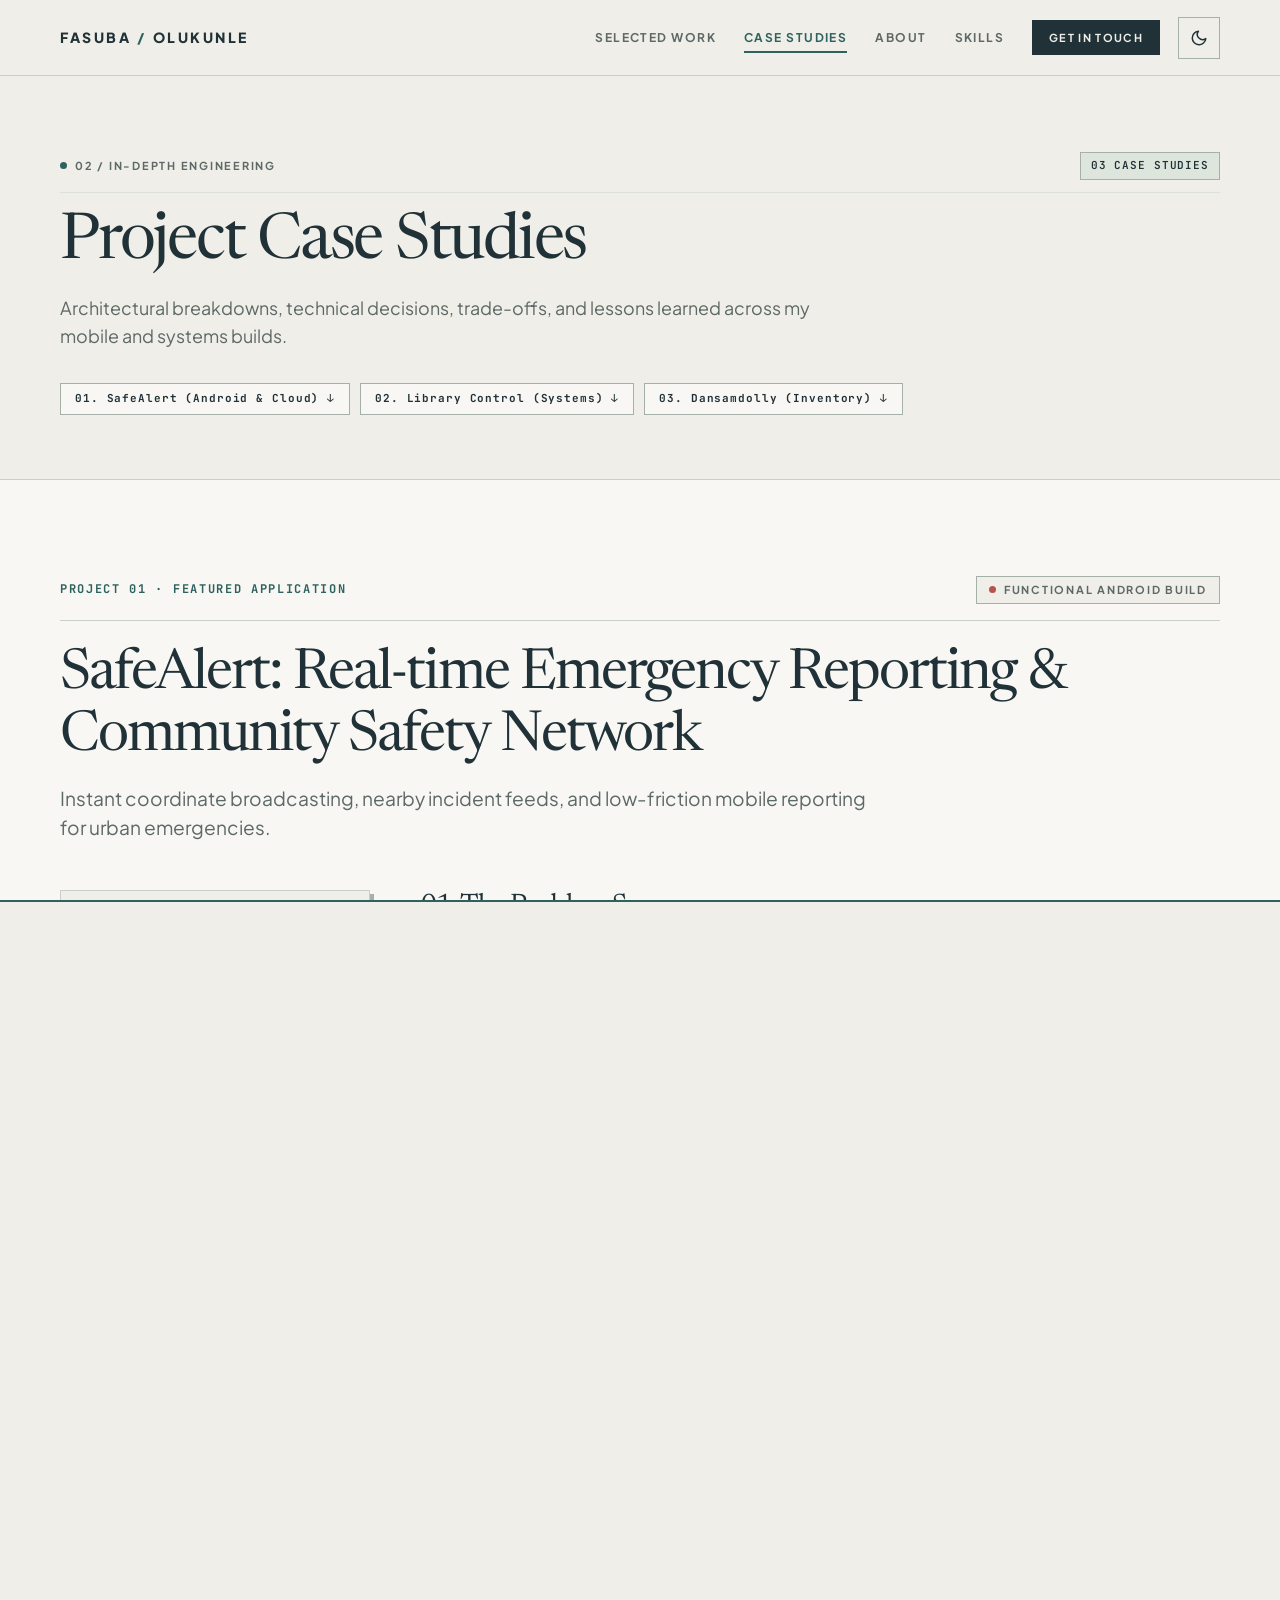
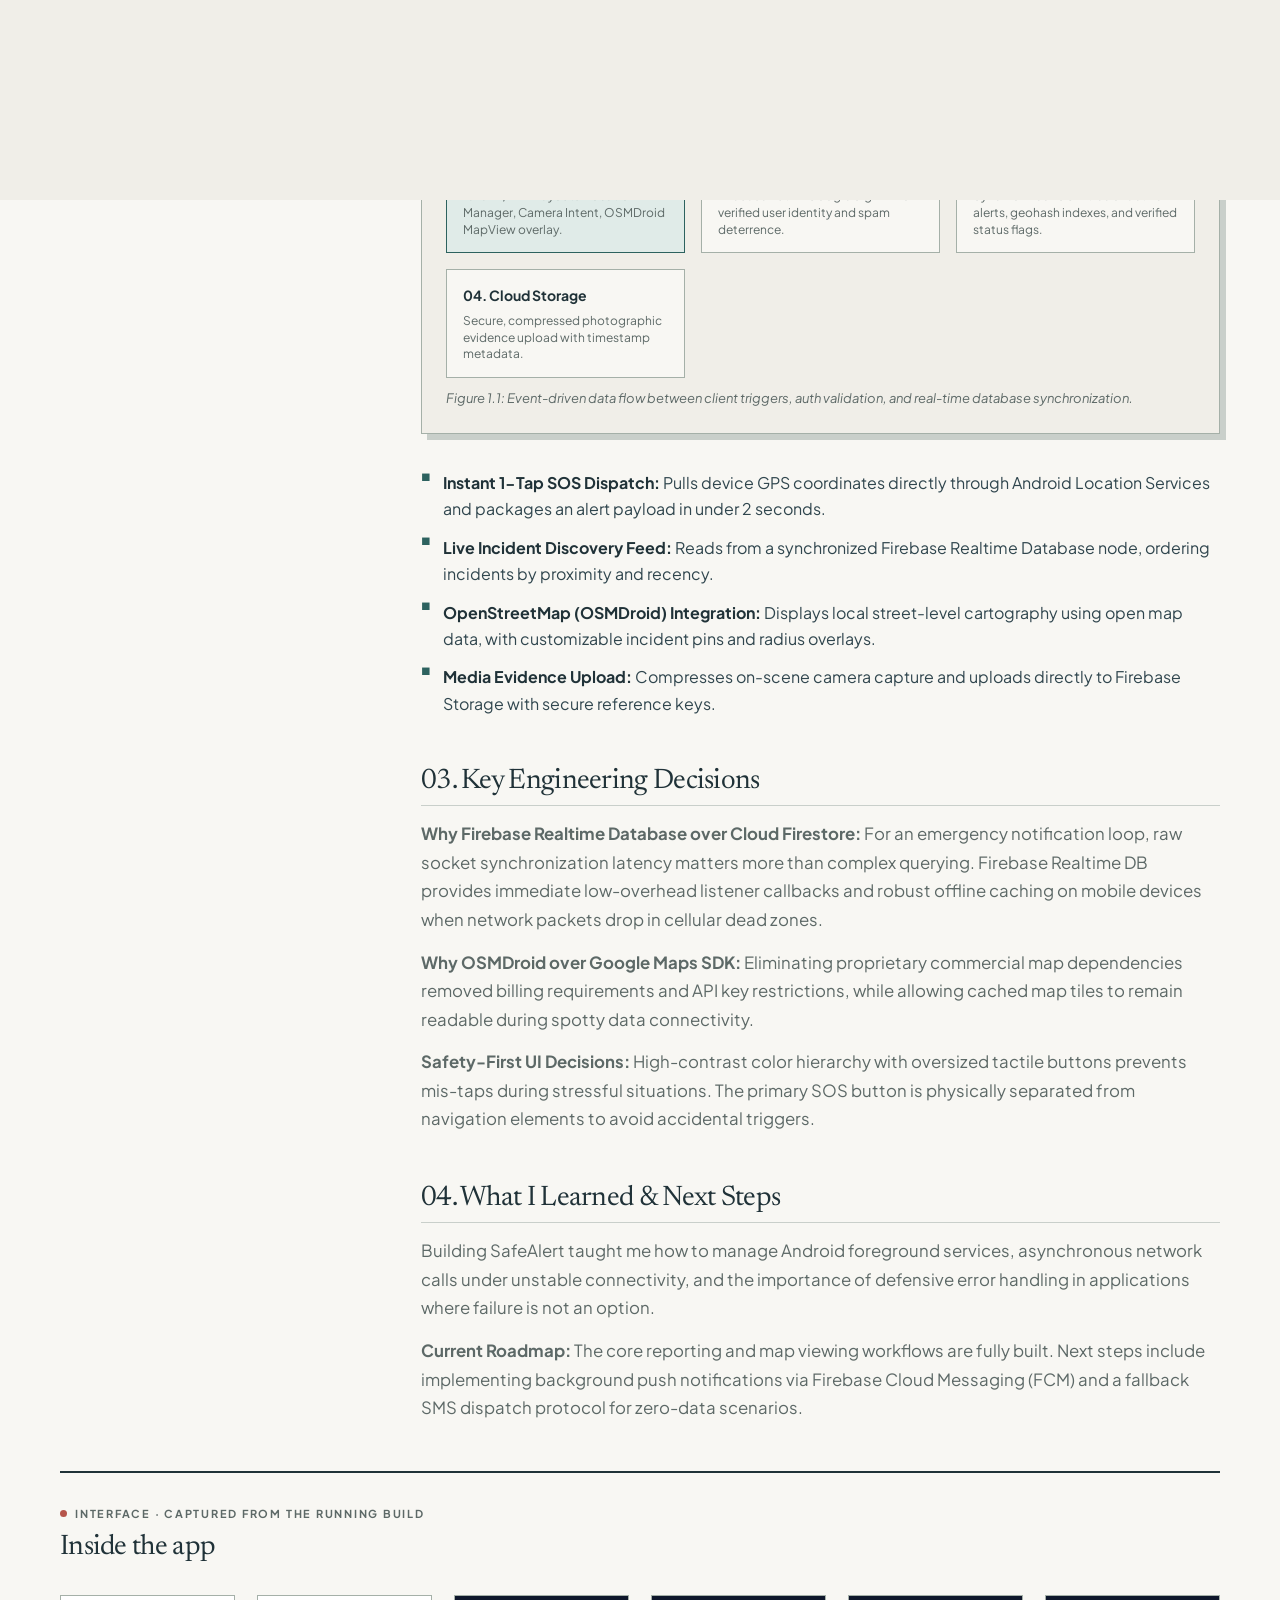
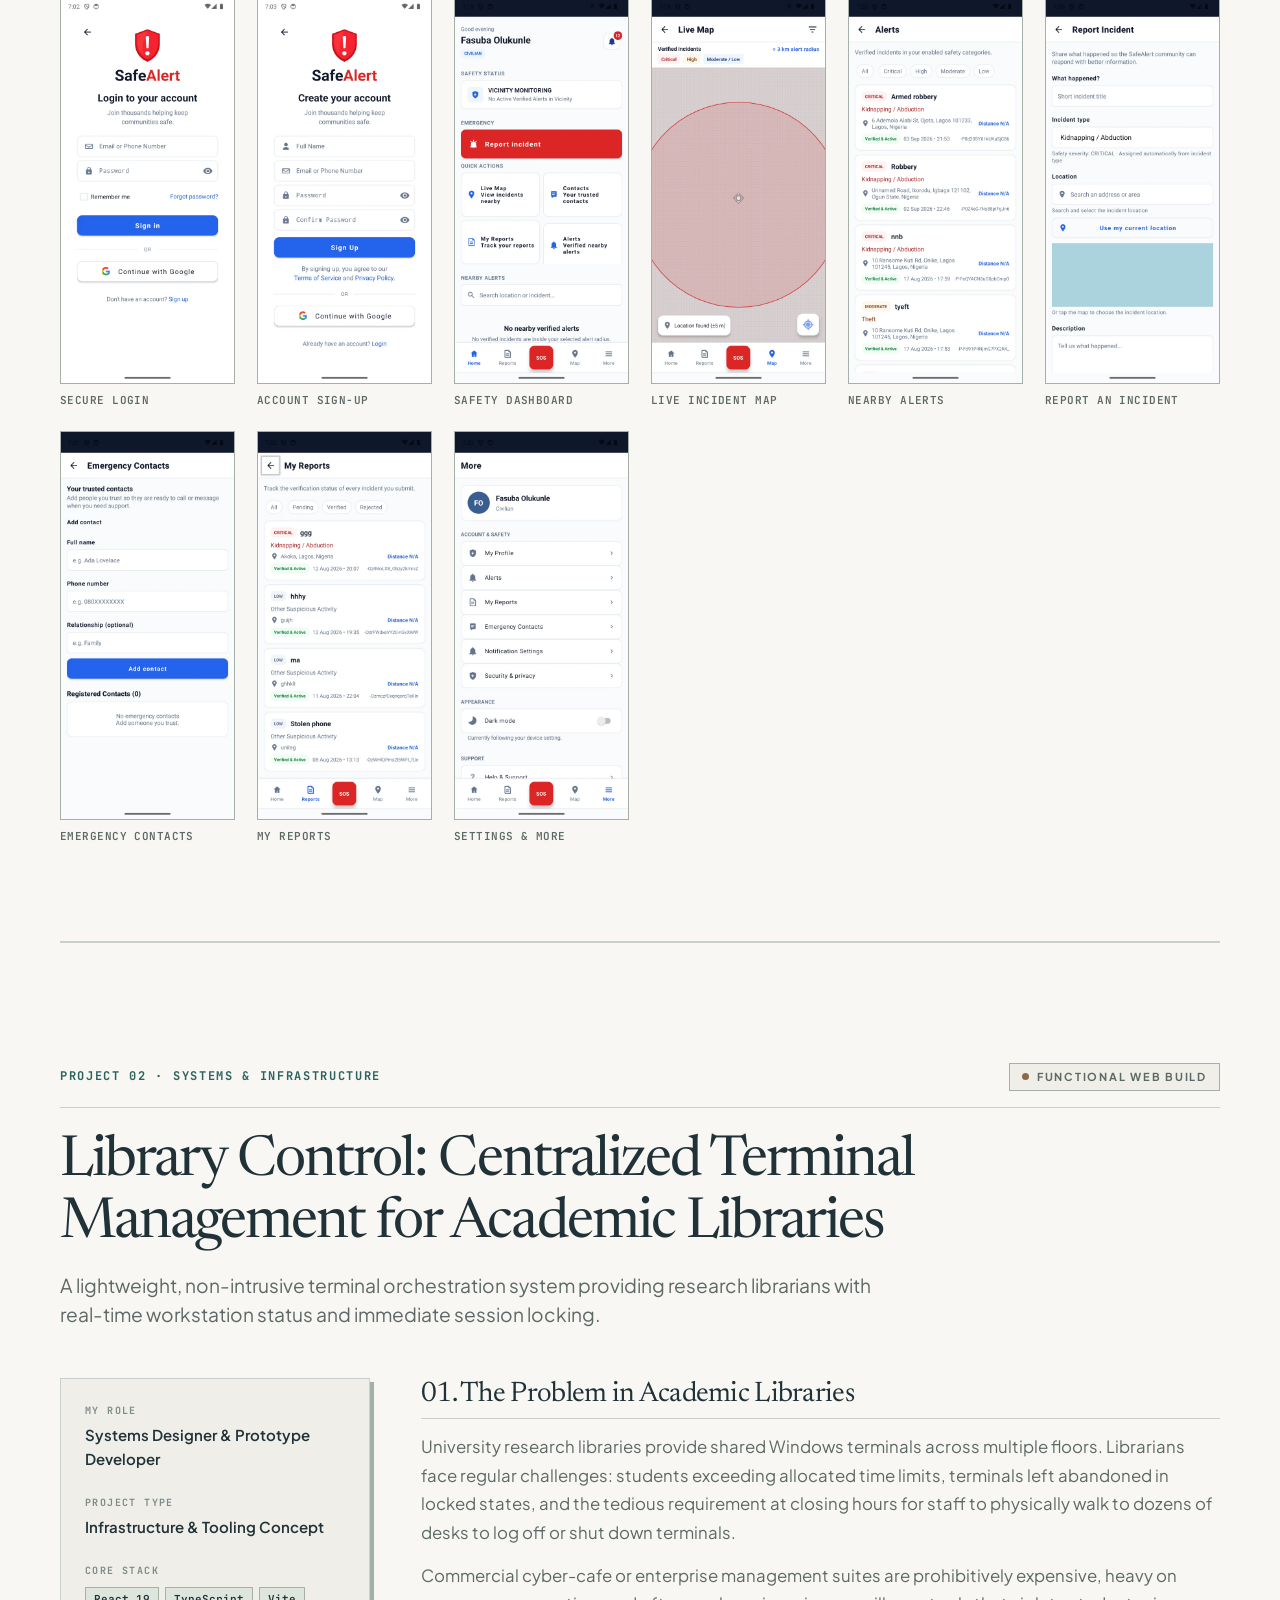
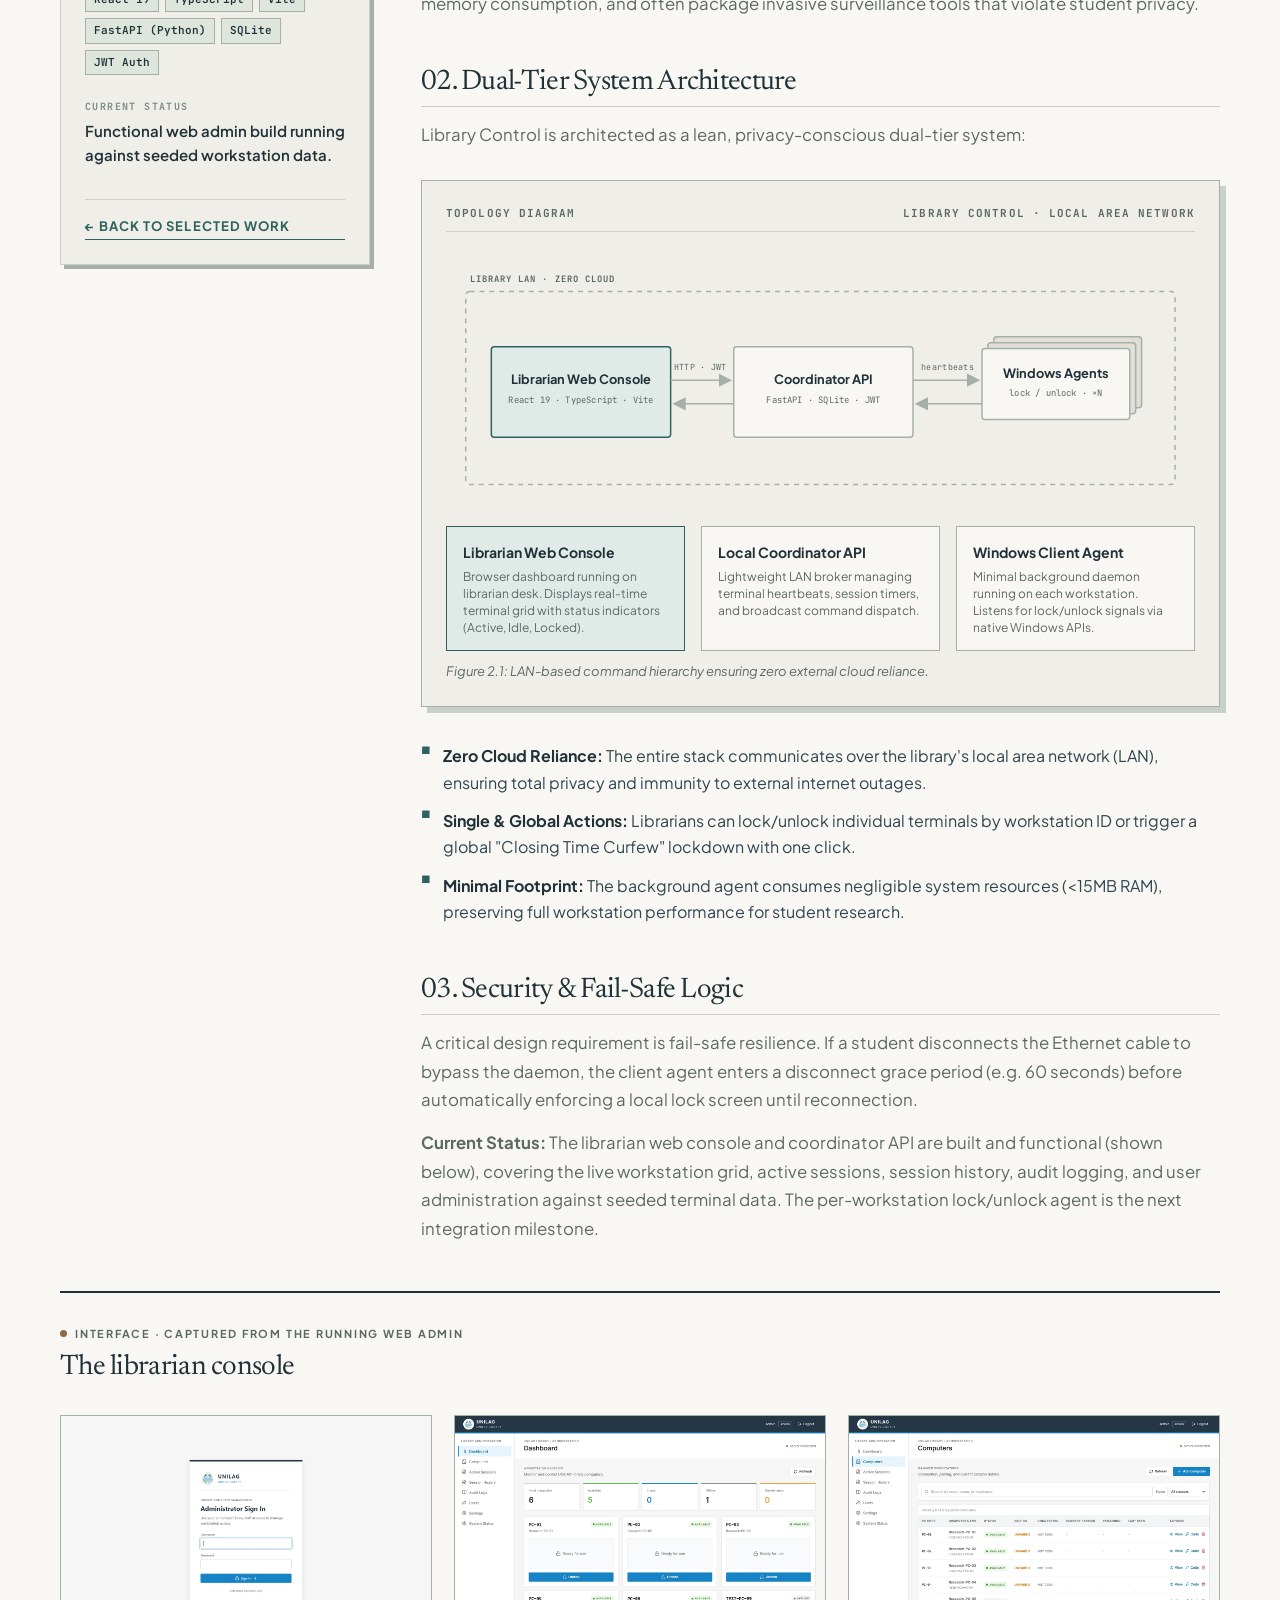
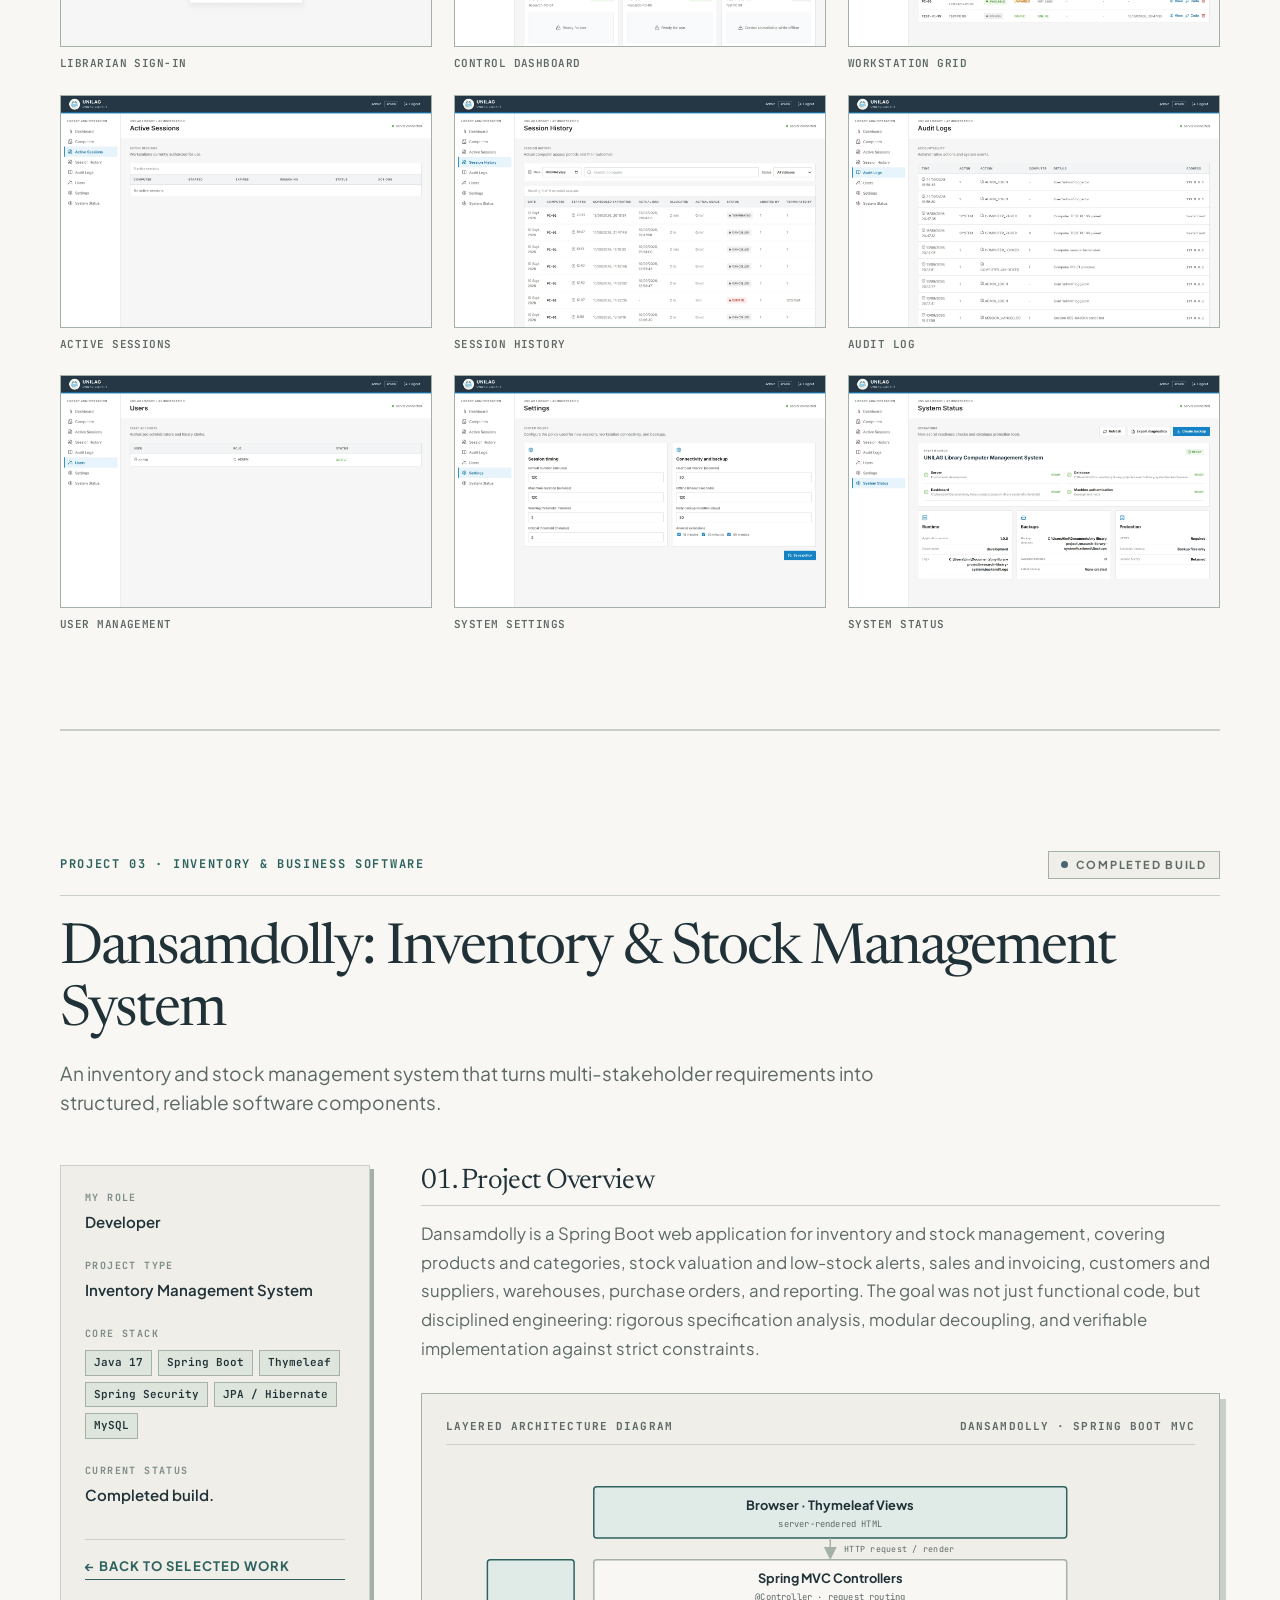
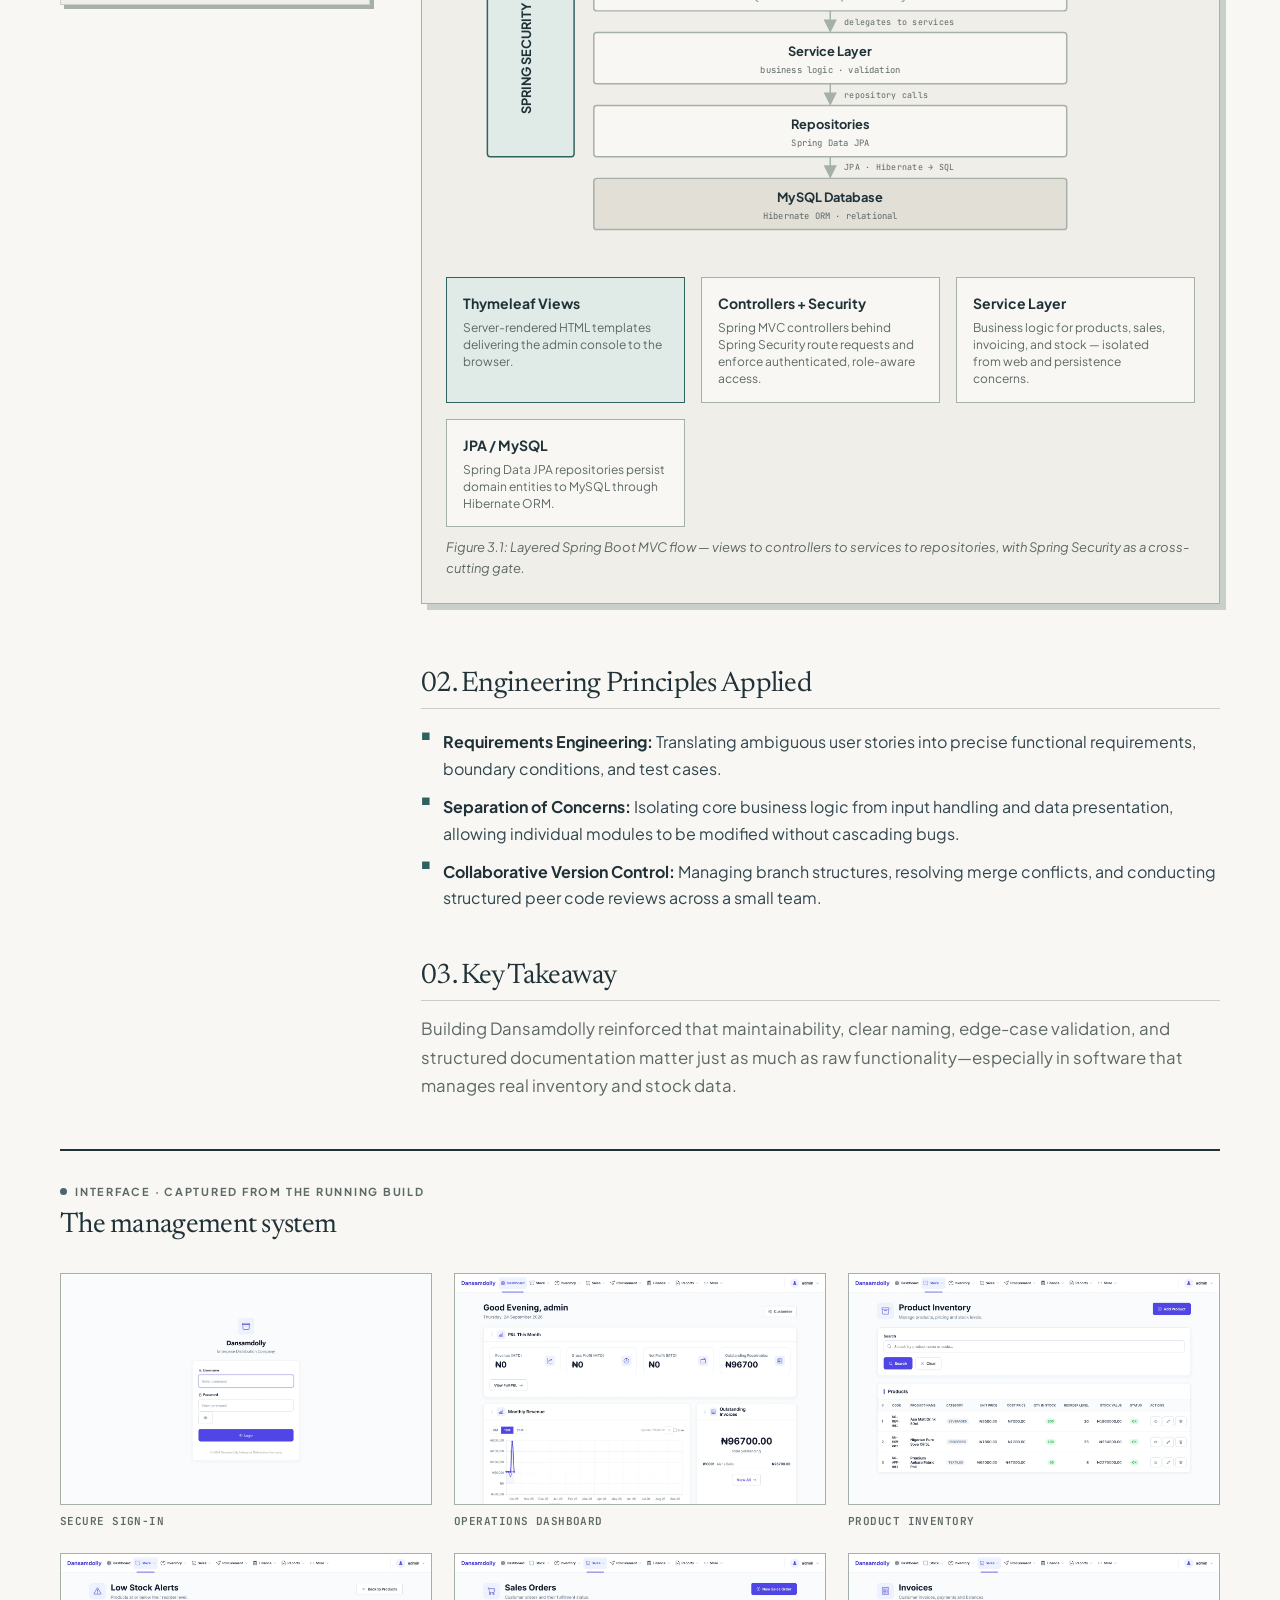
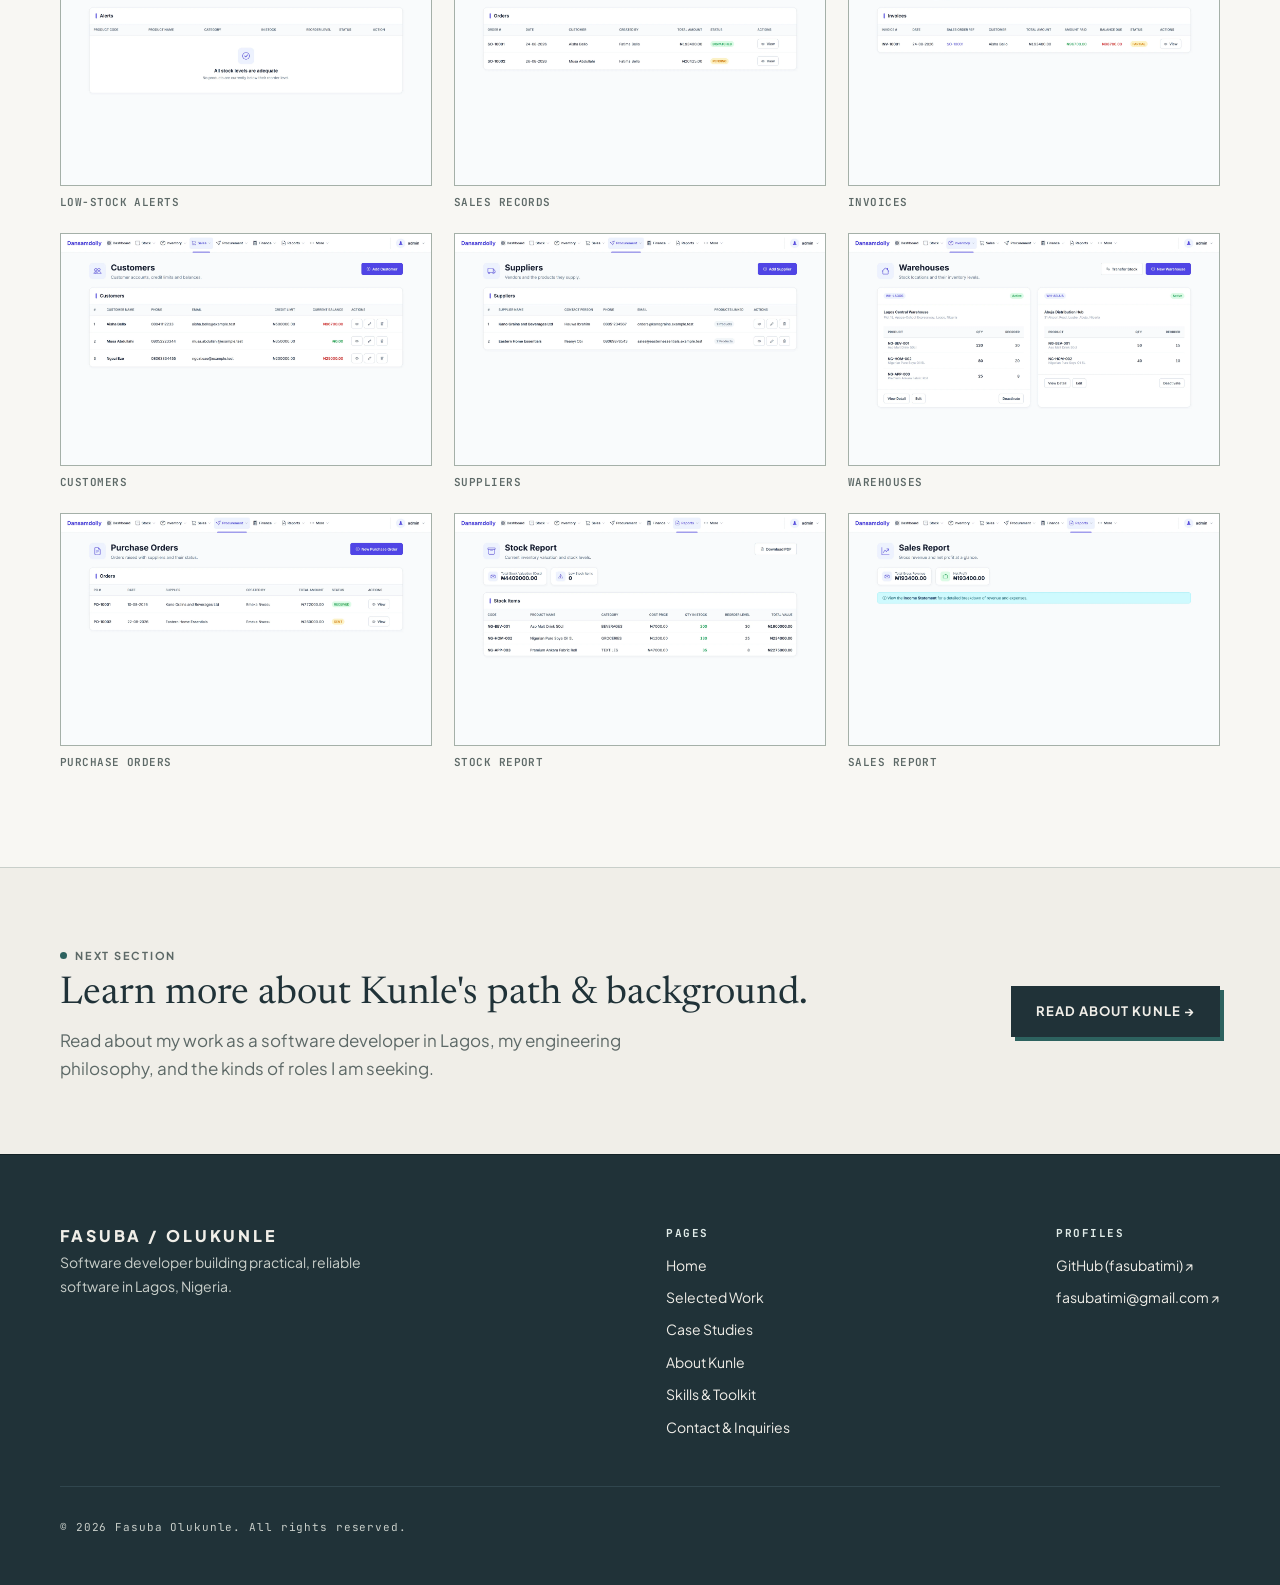
<file: case-studies.html>
<!DOCTYPE html>
<html lang="en">
<head>
  <meta charset="UTF-8">
  <meta name="viewport" content="width=device-width, initial-scale=1.0">
  <meta name="color-scheme" content="light dark">
  <meta name="theme-color" content="#F0EEE8">

  <!-- No-flash theme init: set data-theme before first paint -->
  <script>
    (function () {
      try {
        var s = localStorage.getItem('theme');
        var d = s ? s === 'dark' : window.matchMedia('(prefers-color-scheme: dark)').matches;
        if (d) document.documentElement.setAttribute('data-theme', 'dark');
      } catch (e) {}
    })();
  </script>
  
  <!-- Primary Meta Tags -->
  <title>Project Case Studies — Fasuba Olukunle</title>
  <meta name="title" content="Project Case Studies — Fasuba Olukunle">
  <meta name="description" content="Detailed engineering case studies for SafeAlert, Library Control, and Dansamdolly by software developer Fasuba Olukunle.">
  <meta name="author" content="Fasuba Olukunle">

  <!-- Canonical & Social (Open Graph / Twitter) -->
  <link rel="canonical" href="https://fasubatimi.is-a.dev/case-studies.html">
  <meta property="og:type" content="article">
  <meta property="og:site_name" content="Fasuba Olukunle — Portfolio">
  <meta property="og:url" content="https://fasubatimi.is-a.dev/case-studies.html">
  <meta property="og:title" content="Project Case Studies — Fasuba Olukunle">
  <meta property="og:description" content="Detailed engineering case studies for SafeAlert, Library Control, and Dansamdolly by software developer Fasuba Olukunle.">
  <meta property="og:image" content="https://fasubatimi.is-a.dev/assets/og/og-cover.png">
  <meta property="og:image:width" content="1200">
  <meta property="og:image:height" content="630">
  <meta property="og:image:alt" content="Fasuba Olukunle — Software Developer, Lagos, Nigeria">
  <meta name="twitter:card" content="summary_large_image">
  <meta name="twitter:title" content="Project Case Studies — Fasuba Olukunle">
  <meta name="twitter:description" content="Detailed engineering case studies for SafeAlert, Library Control, and Dansamdolly by software developer Fasuba Olukunle.">
  <meta name="twitter:image" content="https://fasubatimi.is-a.dev/assets/og/og-cover.png">
  
  <!-- Google Fonts -->
  <link rel="preconnect" href="https://fonts.googleapis.com">
  <link rel="preconnect" href="https://fonts.gstatic.com" crossorigin>
  <link href="https://fonts.googleapis.com/css2?family=JetBrains+Mono:wght@500;600;700&family=Newsreader:ital,opsz,wght@0,6..72,400;0,6..72,600;1,6..72,400;1,6..72,600&family=Plus+Jakarta+Sans:wght@400;500;600;700;800&display=swap" rel="stylesheet">
  
  <!-- Editorial Design System (ZERO GRADIENTS) -->
  <link rel="stylesheet" href="css/style.css">

  <!-- Progressive-enhancement safeguard: show reveal content if JS is disabled -->
  <noscript>
    <style>
      .reveal-on-scroll { opacity: 1 !important; transform: none !important; }
    </style>
  </noscript>
  
  <!-- Favicon SVG -->
  <link rel="icon" type="image/svg+xml" href="data:image/svg+xml,<svg xmlns='http://www.w3.org/2000/svg' viewBox='0 0 32 32'><rect width='32' height='32' fill='%23203238'/><text x='16' y='21' font-family='serif' font-size='15' font-weight='bold' fill='%23F0EEE8' text-anchor='middle'>FO</text></svg>">
</head>
<body>

  <!-- Accessible Skip Link -->
  <a href="#main-content" class="skip-link">Skip to main content</a>

  <!-- ========================================================================
       01. Site Header & Multi-Page Navigation
       ======================================================================== -->
  <header class="site-header" id="site-header">
    <div class="container">
      <a href="index.html" class="header-brand" aria-label="Fasuba Olukunle — Home">
        FASUBA <span>/</span> OLUKUNLE
      </a>

      <!-- Desktop Navigation -->
      <nav class="header-nav" aria-label="Main Portfolio Navigation">
        <a href="work.html" class="nav-link">Selected Work</a>
        <a href="case-studies.html" class="nav-link active" aria-current="page">Case Studies</a>
        <a href="about.html" class="nav-link">About</a>
        <a href="skills.html" class="nav-link">Skills</a>
        <a href="contact.html" class="nav-cta">Get in Touch</a>
      </nav>

      <!-- Mobile Nav Toggle -->
      <button type="button" class="theme-toggle" data-theme-toggle aria-label="Toggle dark theme" title="Toggle theme">
        <svg class="icon-moon" viewBox="0 0 24 24" fill="none" stroke="currentColor" stroke-width="2" stroke-linecap="round" stroke-linejoin="round" aria-hidden="true"><path d="M21 12.79A9 9 0 1 1 11.21 3 7 7 0 0 0 21 12.79z"/></svg>
        <svg class="icon-sun" viewBox="0 0 24 24" fill="none" stroke="currentColor" stroke-width="2" stroke-linecap="round" stroke-linejoin="round" aria-hidden="true"><circle cx="12" cy="12" r="4.2"/><path d="M12 2v2.2M12 19.8V22M4.2 4.2l1.6 1.6M18.2 18.2l1.6 1.6M2 12h2.2M19.8 12H22M4.2 19.8l1.6-1.6M18.2 5.8l1.6-1.6"/></svg>
      </button>

      <button type="button" class="mobile-nav-toggle" aria-label="Toggle navigation menu" aria-expanded="false" aria-controls="mobile-drawer">
        <span></span>
        <span></span>
        <span></span>
      </button>
    </div>
  </header>

  <!-- Mobile Navigation Drawer -->
  <div class="mobile-drawer" id="mobile-drawer" aria-label="Mobile Navigation">
    <nav class="mobile-nav-links">
      <a href="index.html">Home</a>
      <a href="work.html">Selected Work</a>
      <a href="case-studies.html" class="active">Case Studies</a>
      <a href="about.html">About Kunle</a>
      <a href="skills.html">Skills &amp; Tools</a>
      <a href="contact.html">Contact</a>
    </nav>
    <div class="mobile-drawer-footer">
      <span class="meta-eyebrow"><span class="dot-indicator"></span> FASUBA OLUKUNLE · LAGOS, NIGERIA</span>
      <a href="mailto:fasubatimi@gmail.com" class="btn-text-link">fasubatimi@gmail.com ↗</a>
    </div>
  </div>

  <!-- Main Content Landmark -->
  <main id="main-content">

    <!-- ========================================================================
         02. Page Header Banner & Jump Bar
         ======================================================================== -->
    <section class="page-header-banner" aria-label="Case Studies Banner">
      <div class="container">
        <div class="page-banner-grid">
          <div class="page-banner-top">
            <span class="meta-eyebrow"><span class="dot-indicator"></span> 02 / IN-DEPTH ENGINEERING</span>
            <span class="editorial-badge">03 CASE STUDIES</span>
          </div>
          <h1 class="page-banner-title">Project Case Studies</h1>
          <p class="page-banner-lead">
            Architectural breakdowns, technical decisions, trade-offs, and lessons learned across my mobile and systems builds.
          </p>

          <!-- Quick Jump Anchor Bar -->
          <nav class="page-jump-bar" aria-label="Quick jump to project case study">
            <a href="#safealert" class="jump-pill">01. SafeAlert (Android &amp; Cloud) ↓</a>
            <a href="#library-control" class="jump-pill">02. Library Control (Systems) ↓</a>
            <a href="#dansamdolly" class="jump-pill">03. Dansamdolly (Inventory) ↓</a>
          </nav>
        </div>
      </div>
    </section>

    <!-- ========================================================================
         03. Deep-Dive Case Studies
         ======================================================================== -->
    <div class="case-studies-section">
      <div class="container">

        <!-- ==================================================================
             Case Study 01: SafeAlert (Featured Project)
             ================================================================== -->
        <article class="case-study-block" id="safealert">
          <header class="case-header reveal-on-scroll">
            <div class="case-header-meta">
              <span class="case-project-num">PROJECT 01 · FEATURED APPLICATION</span>
              <span class="case-status-badge">
                <span class="meta-eyebrow"><span class="dot-indicator alert"></span> FUNCTIONAL ANDROID BUILD</span>
              </span>
            </div>
            <h2 class="case-title">SafeAlert: Real-time Emergency Reporting &amp; Community Safety Network</h2>
            <p class="case-tagline">
              Instant coordinate broadcasting, nearby incident feeds, and low-friction mobile reporting for urban emergencies.
            </p>
          </header>

          <div class="case-content-grid">
            
            <!-- Sticky Sidebar Facts -->
            <aside class="case-sidebar">
              <div class="case-fact-group">
                <span class="case-fact-label">My Role</span>
                <span class="case-fact-val">Mobile Developer &amp; System Architect</span>
              </div>
              <div class="case-fact-group">
                <span class="case-fact-label">Project Type</span>
                <span class="case-fact-val">Personal Engineering Build</span>
              </div>
              <div class="case-fact-group">
                <span class="case-fact-label">Core Stack</span>
                <div class="case-tech-tags">
                  <span class="tech-tag">Java 17</span>
                  <span class="tech-tag">Android SDK</span>
                  <span class="tech-tag">Firebase Auth</span>
                  <span class="tech-tag">Realtime DB</span>
                  <span class="tech-tag">Cloud Storage</span>
                  <span class="tech-tag">Google Sign-In</span>
                  <span class="tech-tag">OSMDroid</span>
                </div>
              </div>
              <div class="case-fact-group">
                <span class="case-fact-label">Current Status</span>
                <span class="case-fact-val">Core reporting &amp; live map functional; SMS daemon in roadmap.</span>
              </div>
              <div class="case-sidebar-actions">
                <a href="https://github.com/fasubatimi" target="_blank" rel="noopener noreferrer" class="btn-primary">
                  View Profile on GitHub <span>↗</span>
                </a>
                <a href="work.html" class="btn-text-link">
                  ← Back to Selected Work
                </a>
              </div>
            </aside>

            <!-- Main Narrative -->
            <div class="case-main-narrative">
              
              <!-- Section: Problem Space -->
              <section class="case-section-item reveal-on-scroll">
                <h3>01. The Problem Space</h3>
                <p>
                  During an emergency—a street accident, neighborhood hazard, or safety threat—people need to share what is happening quickly and precisely. Traditional voice calls to emergency dispatch frequently suffer from congested lines, difficulty articulating exact street coordinates, and a lack of situational awareness for people nearby who might walk straight into danger.
                </p>
                <p>
                  I built SafeAlert to solve a specific need: giving users an instantaneous, one-tap emergency mechanism that broadcasts verified incident data and device coordinates to nearby community members without requiring complicated manual input.
                </p>
              </section>

              <!-- Section: Architecture & What Was Built -->
              <section class="case-section-item reveal-on-scroll">
                <h3>02. Architecture &amp; Implementation</h3>
                <p>
                  SafeAlert is built as a native Android application using modern Java 17 and structured around clear separation of responsibilities:
                </p>

                <!-- Annotated Architecture Diagram -->
                <div class="editorial-diagram-card">
                  <div class="diagram-header">
                    <span>SYSTEM ARCHITECTURE DIAGRAM</span>
                    <span>SAFEALERT · REPOSITORIES &amp; SERVICES</span>
                  </div>
                  <!-- Flat topology (visual); the text nodes below remain the accessible description -->
                  <div class="arch-svg-wrap">
                    <svg class="arch-svg" viewBox="0 0 760 300" aria-hidden="true" focusable="false">
                      <defs>
                        <marker id="arrowSA" markerWidth="9" markerHeight="9" refX="7.5" refY="4.5" orient="auto"><path class="arch-arrow" d="M0,0 L9,4.5 L0,9 Z"/></marker>
                      </defs>
                      <text class="arch-zone-label" x="430" y="20">FIREBASE · GOOGLE CLOUD</text>
                      <rect class="arch-boundary" x="430" y="28" width="300" height="250" rx="4"/>
                      <rect class="arch-box arch-box--accent" x="40" y="120" width="170" height="92" rx="3"/>
                      <text class="arch-title" x="125" y="158" text-anchor="middle">Android Client</text>
                      <text class="arch-sub" x="125" y="176" text-anchor="middle">Java 17 · XML · OSMDroid</text>
                      <rect class="arch-box arch-box--muted" x="40" y="232" width="170" height="48" rx="3"/>
                      <text class="arch-title" x="125" y="252" text-anchor="middle" font-size="11">OpenStreetMap Tiles</text>
                      <text class="arch-sub" x="125" y="269" text-anchor="middle">OSMDroid · on-device cache</text>
                      <rect class="arch-box" x="455" y="48" width="250" height="56" rx="3"/>
                      <text class="arch-title" x="580" y="72" text-anchor="middle">Firebase Auth</text>
                      <text class="arch-sub" x="580" y="90" text-anchor="middle">Google Sign-In · verified identity</text>
                      <rect class="arch-box" x="455" y="120" width="250" height="56" rx="3"/>
                      <text class="arch-title" x="580" y="144" text-anchor="middle">Realtime Database</text>
                      <text class="arch-sub" x="580" y="162" text-anchor="middle">alerts · geohash index · status</text>
                      <rect class="arch-box" x="455" y="192" width="250" height="56" rx="3"/>
                      <text class="arch-title" x="580" y="216" text-anchor="middle">Cloud Storage</text>
                      <text class="arch-sub" x="580" y="234" text-anchor="middle">compressed photo evidence</text>
                      <line class="arch-flow" x1="210" y1="150" x2="451" y2="76" marker-end="url(#arrowSA)"/>
                      <line class="arch-flow" x1="210" y1="166" x2="451" y2="148" marker-end="url(#arrowSA)"/>
                      <line class="arch-flow" x1="210" y1="182" x2="451" y2="220" marker-end="url(#arrowSA)"/>
                      <line class="arch-flow" x1="125" y1="212" x2="125" y2="230" marker-end="url(#arrowSA)"/>
                      <text class="arch-flow-label" x="332" y="107" text-anchor="middle">auth · sign-in</text>
                      <text class="arch-flow-label" x="332" y="151" text-anchor="middle">read · write alerts</text>
                      <text class="arch-flow-label" x="330" y="208" text-anchor="middle">upload evidence</text>
                      <text class="arch-flow-label" x="150" y="226" text-anchor="start">map tiles</text>
                    </svg>
                  </div>
                  <div class="diagram-body">
                    <div class="diagram-node active-node">
                      <strong>01. Android Client</strong>
                      <span>Java 17 / XML Layouts. Location Manager, Camera Intent, OSMDroid MapView overlay.</span>
                    </div>
                    <div class="diagram-node">
                      <strong>02. Auth Gateway</strong>
                      <span>Firebase Auth + Google Sign-In for verified user identity and spam deterrence.</span>
                    </div>
                    <div class="diagram-node">
                      <strong>03. Realtime Database</strong>
                      <span>Synchronized JSON tree of active alerts, geohash indexes, and verified status flags.</span>
                    </div>
                    <div class="diagram-node">
                      <strong>04. Cloud Storage</strong>
                      <span>Secure, compressed photographic evidence upload with timestamp metadata.</span>
                    </div>
                  </div>
                  <div class="diagram-caption">
                    Figure 1.1: Event-driven data flow between client triggers, auth validation, and real-time database synchronization.
                  </div>
                </div>

                <ul class="case-list">
                  <li>
                    <strong>Instant 1-Tap SOS Dispatch:</strong> Pulls device GPS coordinates directly through Android Location Services and packages an alert payload in under 2 seconds.
                  </li>
                  <li>
                    <strong>Live Incident Discovery Feed:</strong> Reads from a synchronized Firebase Realtime Database node, ordering incidents by proximity and recency.
                  </li>
                  <li>
                    <strong>OpenStreetMap (OSMDroid) Integration:</strong> Displays local street-level cartography using open map data, with customizable incident pins and radius overlays.
                  </li>
                  <li>
                    <strong>Media Evidence Upload:</strong> Compresses on-scene camera capture and uploads directly to Firebase Storage with secure reference keys.
                  </li>
                </ul>
              </section>

              <!-- Section: Engineering Decisions -->
              <section class="case-section-item reveal-on-scroll">
                <h3>03. Key Engineering Decisions</h3>
                <p>
                  <strong>Why Firebase Realtime Database over Cloud Firestore:</strong> For an emergency notification loop, raw socket synchronization latency matters more than complex querying. Firebase Realtime DB provides immediate low-overhead listener callbacks and robust offline caching on mobile devices when network packets drop in cellular dead zones.
                </p>
                <p>
                  <strong>Why OSMDroid over Google Maps SDK:</strong> Eliminating proprietary commercial map dependencies removed billing requirements and API key restrictions, while allowing cached map tiles to remain readable during spotty data connectivity.
                </p>
                <p>
                  <strong>Safety-First UI Decisions:</strong> High-contrast color hierarchy with oversized tactile buttons prevents mis-taps during stressful situations. The primary SOS button is physically separated from navigation elements to avoid accidental triggers.
                </p>
              </section>

              <!-- Section: What I Learned -->
              <section class="case-section-item reveal-on-scroll">
                <h3>04. What I Learned &amp; Next Steps</h3>
                <p>
                  Building SafeAlert taught me how to manage Android foreground services, asynchronous network calls under unstable connectivity, and the importance of defensive error handling in applications where failure is not an option.
                </p>
                <p>
                  <strong>Current Roadmap:</strong> The core reporting and map viewing workflows are fully built. Next steps include implementing background push notifications via Firebase Cloud Messaging (FCM) and a fallback SMS dispatch protocol for zero-data scenarios.
                </p>
              </section>

            </div>

          </div>

          <!-- Interface Gallery: real screenshots from the running Android build -->
          <section class="case-gallery-block reveal-on-scroll" aria-label="SafeAlert interface gallery">
            <div class="case-gallery-head">
              <span class="meta-eyebrow"><span class="dot-indicator alert"></span> INTERFACE · CAPTURED FROM THE RUNNING BUILD</span>
              <h3 class="case-gallery-title">Inside the app</h3>
            </div>
            <div class="case-gallery case-gallery--phone" data-lightbox-gallery>
              <figure class="shot">
                <button type="button" class="shot-btn" data-lightbox-src="assets/safealert/gallery/01-login.webp" data-lightbox-caption="SafeAlert — Secure login">
                  <picture><source srcset="assets/safealert/gallery/01-login.webp" type="image/webp"><img width="1080" height="2400" src="assets/safealert/gallery/01-login.png" alt="SafeAlert secure login screen" loading="lazy" decoding="async"></picture>
                </button>
                <figcaption>Secure login</figcaption>
              </figure>
              <figure class="shot">
                <button type="button" class="shot-btn" data-lightbox-src="assets/safealert/gallery/02-register.webp" data-lightbox-caption="SafeAlert — Account sign-up">
                  <picture><source srcset="assets/safealert/gallery/02-register.webp" type="image/webp"><img width="1080" height="2400" src="assets/safealert/gallery/02-register.png" alt="SafeAlert account registration screen" loading="lazy" decoding="async"></picture>
                </button>
                <figcaption>Account sign-up</figcaption>
              </figure>
              <figure class="shot">
                <button type="button" class="shot-btn" data-lightbox-src="assets/safealert/gallery/03-dashboard.webp" data-lightbox-caption="SafeAlert — Safety dashboard">
                  <picture><source srcset="assets/safealert/gallery/03-dashboard.webp" type="image/webp"><img width="1080" height="2400" src="assets/safealert/gallery/03-dashboard.png" alt="SafeAlert dashboard with alert banner and nearby incidents" loading="lazy" decoding="async"></picture>
                </button>
                <figcaption>Safety dashboard</figcaption>
              </figure>
              <figure class="shot">
                <button type="button" class="shot-btn" data-lightbox-src="assets/safealert/gallery/04-map.webp" data-lightbox-caption="SafeAlert — Live incident map">
                  <picture><source srcset="assets/safealert/gallery/04-map.webp" type="image/webp"><img width="1080" height="2400" src="assets/safealert/gallery/04-map.png" alt="SafeAlert live incident map with pins" loading="lazy" decoding="async"></picture>
                </button>
                <figcaption>Live incident map</figcaption>
              </figure>
              <figure class="shot">
                <button type="button" class="shot-btn" data-lightbox-src="assets/safealert/gallery/05-alerts.webp" data-lightbox-caption="SafeAlert — Nearby alerts feed">
                  <picture><source srcset="assets/safealert/gallery/05-alerts.webp" type="image/webp"><img width="1080" height="2400" src="assets/safealert/gallery/05-alerts.png" alt="SafeAlert nearby alerts feed" loading="lazy" decoding="async"></picture>
                </button>
                <figcaption>Nearby alerts</figcaption>
              </figure>
              <figure class="shot">
                <button type="button" class="shot-btn" data-lightbox-src="assets/safealert/gallery/06-report.webp" data-lightbox-caption="SafeAlert — One-tap incident report">
                  <picture><source srcset="assets/safealert/gallery/06-report.webp" type="image/webp"><img width="1080" height="2400" src="assets/safealert/gallery/06-report.png" alt="SafeAlert incident reporting form" loading="lazy" decoding="async"></picture>
                </button>
                <figcaption>Report an incident</figcaption>
              </figure>
              <figure class="shot">
                <button type="button" class="shot-btn" data-lightbox-src="assets/safealert/gallery/07-contacts.webp" data-lightbox-caption="SafeAlert — Emergency contacts">
                  <picture><source srcset="assets/safealert/gallery/07-contacts.webp" type="image/webp"><img width="1080" height="2400" src="assets/safealert/gallery/07-contacts.png" alt="SafeAlert emergency contacts list" loading="lazy" decoding="async"></picture>
                </button>
                <figcaption>Emergency contacts</figcaption>
              </figure>
              <figure class="shot">
                <button type="button" class="shot-btn" data-lightbox-src="assets/safealert/gallery/08-my-reports.webp" data-lightbox-caption="SafeAlert — My submitted reports">
                  <picture><source srcset="assets/safealert/gallery/08-my-reports.webp" type="image/webp"><img width="1080" height="2400" src="assets/safealert/gallery/08-my-reports.png" alt="SafeAlert list of the user's submitted reports" loading="lazy" decoding="async"></picture>
                </button>
                <figcaption>My reports</figcaption>
              </figure>
              <figure class="shot">
                <button type="button" class="shot-btn" data-lightbox-src="assets/safealert/gallery/09-more.webp" data-lightbox-caption="SafeAlert — Settings &amp; more">
                  <picture><source srcset="assets/safealert/gallery/09-more.webp" type="image/webp"><img width="1080" height="2400" src="assets/safealert/gallery/09-more.png" alt="SafeAlert settings and more menu" loading="lazy" decoding="async"></picture>
                </button>
                <figcaption>Settings &amp; more</figcaption>
              </figure>
            </div>
          </section>
        </article>

        <!-- ==================================================================
             Case Study 02: Library Control
             ================================================================== -->
        <article class="case-study-block" id="library-control">
          <header class="case-header reveal-on-scroll">
            <div class="case-header-meta">
              <span class="case-project-num">PROJECT 02 · SYSTEMS &amp; INFRASTRUCTURE</span>
              <span class="case-status-badge">
                <span class="meta-eyebrow"><span class="dot-indicator" style="background-color: var(--color-dot-systems);"></span> FUNCTIONAL WEB BUILD</span>
              </span>
            </div>
            <h2 class="case-title">Library Control: Centralized Terminal Management for Academic Libraries</h2>
            <p class="case-tagline">
              A lightweight, non-intrusive terminal orchestration system providing research librarians with real-time workstation status and immediate session locking.
            </p>
          </header>

          <div class="case-content-grid">
            
            <!-- Sticky Sidebar Facts -->
            <aside class="case-sidebar">
              <div class="case-fact-group">
                <span class="case-fact-label">My Role</span>
                <span class="case-fact-val">Systems Designer &amp; Prototype Developer</span>
              </div>
              <div class="case-fact-group">
                <span class="case-fact-label">Project Type</span>
                <span class="case-fact-val">Infrastructure &amp; Tooling Concept</span>
              </div>
              <div class="case-fact-group">
                <span class="case-fact-label">Core Stack</span>
                <div class="case-tech-tags">
                  <span class="tech-tag">React 19</span>
                  <span class="tech-tag">TypeScript</span>
                  <span class="tech-tag">Vite</span>
                  <span class="tech-tag">FastAPI (Python)</span>
                  <span class="tech-tag">SQLite</span>
                  <span class="tech-tag">JWT Auth</span>
                </div>
              </div>
              <div class="case-fact-group">
                <span class="case-fact-label">Current Status</span>
                <span class="case-fact-val">Functional web admin build running against seeded workstation data.</span>
              </div>
              <div class="case-sidebar-actions">
                <a href="work.html" class="btn-text-link">
                  ← Back to Selected Work
                </a>
              </div>
            </aside>

            <!-- Main Narrative -->
            <div class="case-main-narrative">
              
              <!-- Section: The Problem -->
              <section class="case-section-item reveal-on-scroll">
                <h3>01. The Problem in Academic Libraries</h3>
                <p>
                  University research libraries provide shared Windows terminals across multiple floors. Librarians face regular challenges: students exceeding allocated time limits, terminals left abandoned in locked states, and the tedious requirement at closing hours for staff to physically walk to dozens of desks to log off or shut down terminals.
                </p>
                <p>
                  Commercial cyber-cafe or enterprise management suites are prohibitively expensive, heavy on memory consumption, and often package invasive surveillance tools that violate student privacy.
                </p>
              </section>

              <!-- Section: Dual-Tier Architecture -->
              <section class="case-section-item reveal-on-scroll">
                <h3>02. Dual-Tier System Architecture</h3>
                <p>
                  Library Control is architected as a lean, privacy-conscious dual-tier system:
                </p>

                <div class="editorial-diagram-card">
                  <div class="diagram-header">
                    <span>TOPOLOGY DIAGRAM</span>
                    <span>LIBRARY CONTROL · LOCAL AREA NETWORK</span>
                  </div>
                  <!-- Flat topology (visual); the text nodes below remain the accessible description -->
                  <div class="arch-svg-wrap">
                    <svg class="arch-svg" viewBox="0 0 760 250" aria-hidden="true" focusable="false">
                      <defs>
                        <marker id="arrowLC" markerWidth="9" markerHeight="9" refX="7.5" refY="4.5" orient="auto"><path class="arch-arrow" d="M0,0 L9,4.5 L0,9 Z"/></marker>
                      </defs>
                      <text class="arch-zone-label" x="24" y="26">LIBRARY LAN · ZERO CLOUD</text>
                      <rect class="arch-boundary" x="20" y="36" width="720" height="196" rx="4"/>
                      <rect class="arch-box arch-box--accent" x="46" y="92" width="182" height="92" rx="3"/>
                      <text class="arch-title" x="137" y="130" text-anchor="middle" font-size="12">Librarian Web Console</text>
                      <text class="arch-sub" x="137" y="149" text-anchor="middle">React 19 · TypeScript · Vite</text>
                      <rect class="arch-box" x="292" y="92" width="182" height="92" rx="3"/>
                      <text class="arch-title" x="383" y="130" text-anchor="middle">Coordinator API</text>
                      <text class="arch-sub" x="383" y="149" text-anchor="middle">FastAPI · SQLite · JWT</text>
                      <rect class="arch-box arch-box--muted" x="556" y="82" width="150" height="72" rx="3"/>
                      <rect class="arch-box arch-box--muted" x="550" y="88" width="150" height="72" rx="3"/>
                      <rect class="arch-box" x="544" y="94" width="150" height="72" rx="3"/>
                      <text class="arch-title" x="619" y="124" text-anchor="middle" font-size="12">Windows Agents</text>
                      <text class="arch-sub" x="619" y="142" text-anchor="middle">lock / unlock · ×N</text>
                      <line class="arch-flow" x1="228" y1="126" x2="288" y2="126" marker-end="url(#arrowLC)"/>
                      <line class="arch-flow" x1="292" y1="150" x2="232" y2="150" marker-end="url(#arrowLC)"/>
                      <line class="arch-flow" x1="474" y1="126" x2="540" y2="126" marker-end="url(#arrowLC)"/>
                      <line class="arch-flow" x1="544" y1="150" x2="478" y2="150" marker-end="url(#arrowLC)"/>
                      <text class="arch-flow-label" x="258" y="116" text-anchor="middle">HTTP · JWT</text>
                      <text class="arch-flow-label" x="509" y="116" text-anchor="middle">heartbeats</text>
                    </svg>
                  </div>
                  <div class="diagram-body">
                    <div class="diagram-node active-node">
                      <strong>Librarian Web Console</strong>
                      <span>Browser dashboard running on librarian desk. Displays real-time terminal grid with status indicators (Active, Idle, Locked).</span>
                    </div>
                    <div class="diagram-node">
                      <strong>Local Coordinator API</strong>
                      <span>Lightweight LAN broker managing terminal heartbeats, session timers, and broadcast command dispatch.</span>
                    </div>
                    <div class="diagram-node">
                      <strong>Windows Client Agent</strong>
                      <span>Minimal background daemon running on each workstation. Listens for lock/unlock signals via native Windows APIs.</span>
                    </div>
                  </div>
                  <div class="diagram-caption">
                    Figure 2.1: LAN-based command hierarchy ensuring zero external cloud reliance.
                  </div>
                </div>

                <ul class="case-list">
                  <li>
                    <strong>Zero Cloud Reliance:</strong> The entire stack communicates over the library's local area network (LAN), ensuring total privacy and immunity to external internet outages.
                  </li>
                  <li>
                    <strong>Single &amp; Global Actions:</strong> Librarians can lock/unlock individual terminals by workstation ID or trigger a global "Closing Time Curfew" lockdown with one click.
                  </li>
                  <li>
                    <strong>Minimal Footprint:</strong> The background agent consumes negligible system resources (&lt;15MB RAM), preserving full workstation performance for student research.
                  </li>
                </ul>
              </section>

              <!-- Section: Engineering & Security Choices -->
              <section class="case-section-item reveal-on-scroll">
                <h3>03. Security &amp; Fail-Safe Logic</h3>
                <p>
                  A critical design requirement is fail-safe resilience. If a student disconnects the Ethernet cable to bypass the daemon, the client agent enters a disconnect grace period (e.g. 60 seconds) before automatically enforcing a local lock screen until reconnection.
                </p>
                <p>
                  <strong>Current Status:</strong> The librarian web console and coordinator API are built and functional (shown below), covering the live workstation grid, active sessions, session history, audit logging, and user administration against seeded terminal data. The per-workstation lock/unlock agent is the next integration milestone.
                </p>
              </section>

            </div>

          </div>

          <!-- Interface Gallery: real screenshots from the running web admin -->
          <section class="case-gallery-block reveal-on-scroll" aria-label="Library Control interface gallery">
            <div class="case-gallery-head">
              <span class="meta-eyebrow"><span class="dot-indicator" style="background-color: var(--color-dot-systems);"></span> INTERFACE · CAPTURED FROM THE RUNNING WEB ADMIN</span>
              <h3 class="case-gallery-title">The librarian console</h3>
            </div>
            <div class="case-gallery case-gallery--web" data-lightbox-gallery>
              <figure class="shot">
                <button type="button" class="shot-btn" data-lightbox-src="assets/library-control/gallery/01-login.webp" data-lightbox-caption="Library Control — Librarian sign-in">
                  <picture><source srcset="assets/library-control/gallery/01-login.webp" type="image/webp"><img width="2880" height="1800" src="assets/library-control/gallery/01-login.png" alt="Library Control librarian sign-in screen" loading="lazy" decoding="async"></picture>
                </button>
                <figcaption>Librarian sign-in</figcaption>
              </figure>
              <figure class="shot">
                <button type="button" class="shot-btn" data-lightbox-src="assets/library-control/gallery/02-dashboard.webp" data-lightbox-caption="Library Control — Control dashboard">
                  <picture><source srcset="assets/library-control/gallery/02-dashboard.webp" type="image/webp"><img width="2880" height="1960" src="assets/library-control/gallery/02-dashboard.png" alt="Library Control dashboard overview" loading="lazy" decoding="async"></picture>
                </button>
                <figcaption>Control dashboard</figcaption>
              </figure>
              <figure class="shot">
                <button type="button" class="shot-btn" data-lightbox-src="assets/library-control/gallery/03-computers.webp" data-lightbox-caption="Library Control — Workstation grid">
                  <picture><source srcset="assets/library-control/gallery/03-computers.webp" type="image/webp"><img width="2880" height="1800" src="assets/library-control/gallery/03-computers.png" alt="Library Control workstation status grid" loading="lazy" decoding="async"></picture>
                </button>
                <figcaption>Workstation grid</figcaption>
              </figure>
              <figure class="shot">
                <button type="button" class="shot-btn" data-lightbox-src="assets/library-control/gallery/04-active-sessions.webp" data-lightbox-caption="Library Control — Active sessions">
                  <picture><source srcset="assets/library-control/gallery/04-active-sessions.webp" type="image/webp"><img width="2880" height="1800" src="assets/library-control/gallery/04-active-sessions.png" alt="Library Control active sessions view" loading="lazy" decoding="async"></picture>
                </button>
                <figcaption>Active sessions</figcaption>
              </figure>
              <figure class="shot">
                <button type="button" class="shot-btn" data-lightbox-src="assets/library-control/gallery/05-session-history.webp" data-lightbox-caption="Library Control — Session history">
                  <picture><source srcset="assets/library-control/gallery/05-session-history.webp" type="image/webp"><img width="2880" height="2372" src="assets/library-control/gallery/05-session-history.png" alt="Library Control session history log" loading="lazy" decoding="async"></picture>
                </button>
                <figcaption>Session history</figcaption>
              </figure>
              <figure class="shot">
                <button type="button" class="shot-btn" data-lightbox-src="assets/library-control/gallery/06-audit-logs.webp" data-lightbox-caption="Library Control — Audit log">
                  <picture><source srcset="assets/library-control/gallery/06-audit-logs.webp" type="image/webp"><img width="2880" height="5150" src="assets/library-control/gallery/06-audit-logs.png" alt="Library Control audit log entries" loading="lazy" decoding="async"></picture>
                </button>
                <figcaption>Audit log</figcaption>
              </figure>
              <figure class="shot">
                <button type="button" class="shot-btn" data-lightbox-src="assets/library-control/gallery/07-users.webp" data-lightbox-caption="Library Control — User management">
                  <picture><source srcset="assets/library-control/gallery/07-users.webp" type="image/webp"><img width="2880" height="1800" src="assets/library-control/gallery/07-users.png" alt="Library Control user management screen" loading="lazy" decoding="async"></picture>
                </button>
                <figcaption>User management</figcaption>
              </figure>
              <figure class="shot">
                <button type="button" class="shot-btn" data-lightbox-src="assets/library-control/gallery/08-settings.webp" data-lightbox-caption="Library Control — System settings">
                  <picture><source srcset="assets/library-control/gallery/08-settings.webp" type="image/webp"><img width="2880" height="1800" src="assets/library-control/gallery/08-settings.png" alt="Library Control system settings" loading="lazy" decoding="async"></picture>
                </button>
                <figcaption>System settings</figcaption>
              </figure>
              <figure class="shot">
                <button type="button" class="shot-btn" data-lightbox-src="assets/library-control/gallery/09-system-status.webp" data-lightbox-caption="Library Control — System status">
                  <picture><source srcset="assets/library-control/gallery/09-system-status.webp" type="image/webp"><img width="2880" height="1800" src="assets/library-control/gallery/09-system-status.png" alt="Library Control system status page" loading="lazy" decoding="async"></picture>
                </button>
                <figcaption>System status</figcaption>
              </figure>
            </div>
          </section>
        </article>

        <!-- ==================================================================
             Case Study 03: Dansamdolly
             ================================================================== -->
        <article class="case-study-block" id="dansamdolly">
          <header class="case-header reveal-on-scroll">
            <div class="case-header-meta">
              <span class="case-project-num">PROJECT 03 · INVENTORY &amp; BUSINESS SOFTWARE</span>
              <span class="case-status-badge">
                <span class="meta-eyebrow"><span class="dot-indicator" style="background-color: var(--color-dot-business);"></span> COMPLETED BUILD</span>
              </span>
            </div>
            <h2 class="case-title">Dansamdolly: Inventory &amp; Stock Management System</h2>
            <p class="case-tagline">
              An inventory and stock management system that turns multi-stakeholder requirements into structured, reliable software components.
            </p>
          </header>

          <div class="case-content-grid">
            
            <!-- Sticky Sidebar Facts -->
            <aside class="case-sidebar">
              <div class="case-fact-group">
                <span class="case-fact-label">My Role</span>
                <span class="case-fact-val">Developer</span>
              </div>
              <div class="case-fact-group">
                <span class="case-fact-label">Project Type</span>
                <span class="case-fact-val">Inventory Management System</span>
              </div>
              <div class="case-fact-group">
                <span class="case-fact-label">Core Stack</span>
                <div class="case-tech-tags">
                  <span class="tech-tag">Java 17</span>
                  <span class="tech-tag">Spring Boot</span>
                  <span class="tech-tag">Thymeleaf</span>
                  <span class="tech-tag">Spring Security</span>
                  <span class="tech-tag">JPA / Hibernate</span>
                  <span class="tech-tag">MySQL</span>
                </div>
              </div>
              <div class="case-fact-group">
                <span class="case-fact-label">Current Status</span>
                <span class="case-fact-val">Completed build.</span>
              </div>
              <div class="case-sidebar-actions">
                <a href="work.html" class="btn-text-link">
                  ← Back to Selected Work
                </a>
              </div>
            </aside>

            <!-- Main Narrative -->
            <div class="case-main-narrative">
              
              <!-- Section: Overview -->
              <section class="case-section-item reveal-on-scroll">
                <h3>01. Project Overview</h3>
                <p>
                  Dansamdolly is a Spring Boot web application for inventory and stock management, covering products and categories, stock valuation and low-stock alerts, sales and invoicing, customers and suppliers, warehouses, purchase orders, and reporting. The goal was not just functional code, but disciplined engineering: rigorous specification analysis, modular decoupling, and verifiable implementation against strict constraints.
                </p>

                <!-- Annotated Architecture Diagram (layered Spring MVC) -->
                <div class="editorial-diagram-card">
                  <div class="diagram-header">
                    <span>LAYERED ARCHITECTURE DIAGRAM</span>
                    <span>DANSAMDOLLY · SPRING BOOT MVC</span>
                  </div>
                  <!-- Flat topology (visual); the text nodes below remain the accessible description -->
                  <div class="arch-svg-wrap">
                    <svg class="arch-svg" viewBox="0 0 760 390" aria-hidden="true" focusable="false">
                      <defs>
                        <marker id="arrowDD" markerWidth="9" markerHeight="9" refX="7.5" refY="4.5" orient="auto"><path class="arch-arrow" d="M0,0 L9,4.5 L0,9 Z"/></marker>
                      </defs>
                      <rect class="arch-box arch-box--accent" x="150" y="18" width="480" height="52" rx="3"/>
                      <text class="arch-title" x="390" y="42" text-anchor="middle">Browser · Thymeleaf Views</text>
                      <text class="arch-sub" x="390" y="59" text-anchor="middle">server-rendered HTML</text>
                      <rect class="arch-box arch-box--accent" x="42" y="92" width="88" height="200" rx="3"/>
                      <text class="arch-title" x="86" y="192" text-anchor="middle" font-size="11" transform="rotate(-90 86 192)">SPRING SECURITY</text>
                      <rect class="arch-box" x="150" y="92" width="480" height="52" rx="3"/>
                      <text class="arch-title" x="390" y="116" text-anchor="middle">Spring MVC Controllers</text>
                      <text class="arch-sub" x="390" y="133" text-anchor="middle">@Controller · request routing</text>
                      <rect class="arch-box" x="150" y="166" width="480" height="52" rx="3"/>
                      <text class="arch-title" x="390" y="190" text-anchor="middle">Service Layer</text>
                      <text class="arch-sub" x="390" y="207" text-anchor="middle">business logic · validation</text>
                      <rect class="arch-box" x="150" y="240" width="480" height="52" rx="3"/>
                      <text class="arch-title" x="390" y="264" text-anchor="middle">Repositories</text>
                      <text class="arch-sub" x="390" y="281" text-anchor="middle">Spring Data JPA</text>
                      <rect class="arch-box arch-box--muted" x="150" y="314" width="480" height="52" rx="3"/>
                      <text class="arch-title" x="390" y="338" text-anchor="middle">MySQL Database</text>
                      <text class="arch-sub" x="390" y="355" text-anchor="middle">Hibernate ORM · relational</text>
                      <line class="arch-flow" x1="390" y1="70" x2="390" y2="90" marker-end="url(#arrowDD)"/>
                      <line class="arch-flow" x1="390" y1="144" x2="390" y2="164" marker-end="url(#arrowDD)"/>
                      <line class="arch-flow" x1="390" y1="218" x2="390" y2="238" marker-end="url(#arrowDD)"/>
                      <line class="arch-flow" x1="390" y1="292" x2="390" y2="312" marker-end="url(#arrowDD)"/>
                      <text class="arch-flow-label" x="404" y="84" text-anchor="start">HTTP request / render</text>
                      <text class="arch-flow-label" x="404" y="158" text-anchor="start">delegates to services</text>
                      <text class="arch-flow-label" x="404" y="232" text-anchor="start">repository calls</text>
                      <text class="arch-flow-label" x="404" y="306" text-anchor="start">JPA · Hibernate → SQL</text>
                    </svg>
                  </div>
                  <div class="diagram-body">
                    <div class="diagram-node active-node">
                      <strong>Thymeleaf Views</strong>
                      <span>Server-rendered HTML templates delivering the admin console to the browser.</span>
                    </div>
                    <div class="diagram-node">
                      <strong>Controllers + Security</strong>
                      <span>Spring MVC controllers behind Spring Security route requests and enforce authenticated, role-aware access.</span>
                    </div>
                    <div class="diagram-node">
                      <strong>Service Layer</strong>
                      <span>Business logic for products, sales, invoicing, and stock — isolated from web and persistence concerns.</span>
                    </div>
                    <div class="diagram-node">
                      <strong>JPA / MySQL</strong>
                      <span>Spring Data JPA repositories persist domain entities to MySQL through Hibernate ORM.</span>
                    </div>
                  </div>
                  <div class="diagram-caption">
                    Figure 3.1: Layered Spring Boot MVC flow — views to controllers to services to repositories, with Spring Security as a cross-cutting gate.
                  </div>
                </div>
              </section>

              <!-- Section: What Was Built & Learned -->
              <section class="case-section-item reveal-on-scroll">
                <h3>02. Engineering Principles Applied</h3>
                <ul class="case-list">
                  <li>
                    <strong>Requirements Engineering:</strong> Translating ambiguous user stories into precise functional requirements, boundary conditions, and test cases.
                  </li>
                  <li>
                    <strong>Separation of Concerns:</strong> Isolating core business logic from input handling and data presentation, allowing individual modules to be modified without cascading bugs.
                  </li>
                  <li>
                    <strong>Collaborative Version Control:</strong> Managing branch structures, resolving merge conflicts, and conducting structured peer code reviews across a small team.
                  </li>
                </ul>
              </section>

              <!-- Section: Key Takeaway -->
              <section class="case-section-item reveal-on-scroll">
                <h3>03. Key Takeaway</h3>
                <p>
                  Building Dansamdolly reinforced that maintainability, clear naming, edge-case validation, and structured documentation matter just as much as raw functionality—especially in software that manages real inventory and stock data.
                </p>
              </section>

            </div>

          </div>

          <!-- Interface Gallery: real screenshots from the running Spring Boot build -->
          <section class="case-gallery-block reveal-on-scroll" aria-label="Dansamdolly interface gallery">
            <div class="case-gallery-head">
              <span class="meta-eyebrow"><span class="dot-indicator" style="background-color: var(--color-dot-business);"></span> INTERFACE · CAPTURED FROM THE RUNNING BUILD</span>
              <h3 class="case-gallery-title">The management system</h3>
            </div>
            <div class="case-gallery case-gallery--web" data-lightbox-gallery>
              <figure class="shot">
                <button type="button" class="shot-btn" data-lightbox-src="assets/dansamdolly/gallery/01-login.webp" data-lightbox-caption="Dansamdolly — Secure sign-in">
                  <picture><source srcset="assets/dansamdolly/gallery/01-login.webp" type="image/webp"><img width="2880" height="1800" src="assets/dansamdolly/gallery/01-login.png" alt="Dansamdolly login screen" loading="lazy" decoding="async"></picture>
                </button>
                <figcaption>Secure sign-in</figcaption>
              </figure>
              <figure class="shot">
                <button type="button" class="shot-btn" data-lightbox-src="assets/dansamdolly/gallery/02-dashboard.webp" data-lightbox-caption="Dansamdolly — Operations dashboard">
                  <picture><source srcset="assets/dansamdolly/gallery/02-dashboard.webp" type="image/webp"><img width="2880" height="3658" src="assets/dansamdolly/gallery/02-dashboard.png" alt="Dansamdolly operations dashboard with key figures" loading="lazy" decoding="async"></picture>
                </button>
                <figcaption>Operations dashboard</figcaption>
              </figure>
              <figure class="shot">
                <button type="button" class="shot-btn" data-lightbox-src="assets/dansamdolly/gallery/03-products.webp" data-lightbox-caption="Dansamdolly — Product inventory">
                  <picture><source srcset="assets/dansamdolly/gallery/03-products.webp" type="image/webp"><img width="2880" height="1800" src="assets/dansamdolly/gallery/03-products.png" alt="Dansamdolly product inventory table" loading="lazy" decoding="async"></picture>
                </button>
                <figcaption>Product inventory</figcaption>
              </figure>
              <figure class="shot">
                <button type="button" class="shot-btn" data-lightbox-src="assets/dansamdolly/gallery/04-low-stock.webp" data-lightbox-caption="Dansamdolly — Low-stock alerts">
                  <picture><source srcset="assets/dansamdolly/gallery/04-low-stock.webp" type="image/webp"><img width="2880" height="1800" src="assets/dansamdolly/gallery/04-low-stock.png" alt="Dansamdolly low-stock alerts view" loading="lazy" decoding="async"></picture>
                </button>
                <figcaption>Low-stock alerts</figcaption>
              </figure>
              <figure class="shot">
                <button type="button" class="shot-btn" data-lightbox-src="assets/dansamdolly/gallery/05-sales.webp" data-lightbox-caption="Dansamdolly — Sales records">
                  <picture><source srcset="assets/dansamdolly/gallery/05-sales.webp" type="image/webp"><img width="2880" height="1800" src="assets/dansamdolly/gallery/05-sales.png" alt="Dansamdolly sales records" loading="lazy" decoding="async"></picture>
                </button>
                <figcaption>Sales records</figcaption>
              </figure>
              <figure class="shot">
                <button type="button" class="shot-btn" data-lightbox-src="assets/dansamdolly/gallery/06-invoices.webp" data-lightbox-caption="Dansamdolly — Invoices">
                  <picture><source srcset="assets/dansamdolly/gallery/06-invoices.webp" type="image/webp"><img width="2880" height="1800" src="assets/dansamdolly/gallery/06-invoices.png" alt="Dansamdolly invoices list" loading="lazy" decoding="async"></picture>
                </button>
                <figcaption>Invoices</figcaption>
              </figure>
              <figure class="shot">
                <button type="button" class="shot-btn" data-lightbox-src="assets/dansamdolly/gallery/07-customers.webp" data-lightbox-caption="Dansamdolly — Customers">
                  <picture><source srcset="assets/dansamdolly/gallery/07-customers.webp" type="image/webp"><img width="2880" height="1800" src="assets/dansamdolly/gallery/07-customers.png" alt="Dansamdolly customers directory" loading="lazy" decoding="async"></picture>
                </button>
                <figcaption>Customers</figcaption>
              </figure>
              <figure class="shot">
                <button type="button" class="shot-btn" data-lightbox-src="assets/dansamdolly/gallery/08-suppliers.webp" data-lightbox-caption="Dansamdolly — Suppliers">
                  <picture><source srcset="assets/dansamdolly/gallery/08-suppliers.webp" type="image/webp"><img width="2880" height="1800" src="assets/dansamdolly/gallery/08-suppliers.png" alt="Dansamdolly suppliers directory" loading="lazy" decoding="async"></picture>
                </button>
                <figcaption>Suppliers</figcaption>
              </figure>
              <figure class="shot">
                <button type="button" class="shot-btn" data-lightbox-src="assets/dansamdolly/gallery/09-warehouses.webp" data-lightbox-caption="Dansamdolly — Warehouses">
                  <picture><source srcset="assets/dansamdolly/gallery/09-warehouses.webp" type="image/webp"><img width="2880" height="1800" src="assets/dansamdolly/gallery/09-warehouses.png" alt="Dansamdolly warehouses view" loading="lazy" decoding="async"></picture>
                </button>
                <figcaption>Warehouses</figcaption>
              </figure>
              <figure class="shot">
                <button type="button" class="shot-btn" data-lightbox-src="assets/dansamdolly/gallery/10-purchases.webp" data-lightbox-caption="Dansamdolly — Purchase orders">
                  <picture><source srcset="assets/dansamdolly/gallery/10-purchases.webp" type="image/webp"><img width="2880" height="1800" src="assets/dansamdolly/gallery/10-purchases.png" alt="Dansamdolly purchase orders" loading="lazy" decoding="async"></picture>
                </button>
                <figcaption>Purchase orders</figcaption>
              </figure>
              <figure class="shot">
                <button type="button" class="shot-btn" data-lightbox-src="assets/dansamdolly/gallery/11-reports-stock.webp" data-lightbox-caption="Dansamdolly — Stock valuation report">
                  <picture><source srcset="assets/dansamdolly/gallery/11-reports-stock.webp" type="image/webp"><img width="2880" height="1800" src="assets/dansamdolly/gallery/11-reports-stock.png" alt="Dansamdolly stock valuation report" loading="lazy" decoding="async"></picture>
                </button>
                <figcaption>Stock report</figcaption>
              </figure>
              <figure class="shot">
                <button type="button" class="shot-btn" data-lightbox-src="assets/dansamdolly/gallery/12-reports-sales.webp" data-lightbox-caption="Dansamdolly — Sales report">
                  <picture><source srcset="assets/dansamdolly/gallery/12-reports-sales.webp" type="image/webp"><img width="2880" height="1800" src="assets/dansamdolly/gallery/12-reports-sales.png" alt="Dansamdolly sales report" loading="lazy" decoding="async"></picture>
                </button>
                <figcaption>Sales report</figcaption>
              </figure>
            </div>
          </section>
        </article>

      </div>
    </div>

    <!-- ========================================================================
         04. Next Navigation Teaser
         ======================================================================== -->
    <section class="home-section-teaser" aria-label="Next Step Navigation">
      <div class="container">
        <div class="teaser-grid reveal-on-scroll">
          <div>
            <span class="meta-eyebrow"><span class="dot-indicator"></span> NEXT SECTION</span>
            <h2 style="font-size: clamp(1.8rem, 3vw, 2.5rem); margin-top: 6px;">Learn more about Kunle's path &amp; background.</h2>
            <p style="max-width: 580px; margin-top: 10px;">
              Read about my work as a software developer in Lagos, my engineering philosophy, and the kinds of roles I am seeking.
            </p>
          </div>
          <a href="about.html" class="btn-primary">
            Read About Kunle →
          </a>
        </div>
      </div>
    </section>

  </main>

  <!-- ========================================================================
       05. Site Footer & Colophon
       ======================================================================== -->
  <footer class="site-footer">
    <div class="container">
      
      <div class="footer-top">
        <div class="footer-brand">
          <h3>FASUBA / OLUKUNLE</h3>
          <p>
            Software developer building practical, reliable software in Lagos, Nigeria.
          </p>
        </div>

        <nav class="footer-nav" aria-label="Footer Navigation">
          <h4>Pages</h4>
          <a href="index.html">Home</a>
          <a href="work.html">Selected Work</a>
          <a href="case-studies.html">Case Studies</a>
          <a href="about.html">About Kunle</a>
          <a href="skills.html">Skills &amp; Toolkit</a>
          <a href="contact.html">Contact &amp; Inquiries</a>
        </nav>

        <nav class="footer-nav" aria-label="External Profiles">
          <h4>Profiles</h4>
          <a href="https://github.com/fasubatimi" target="_blank" rel="noopener noreferrer">GitHub (fasubatimi) ↗</a>
          <a href="mailto:fasubatimi@gmail.com">fasubatimi@gmail.com ↗</a>
        </nav>
      </div>

      <div class="footer-bottom">
        <div>
          © 2026 Fasuba Olukunle. All rights reserved.
        </div>
      </div>

    </div>
  </footer>

  <!-- Main Interactive JavaScript -->
  <script src="js/main.js"></script>
</body>
</html>
</file>
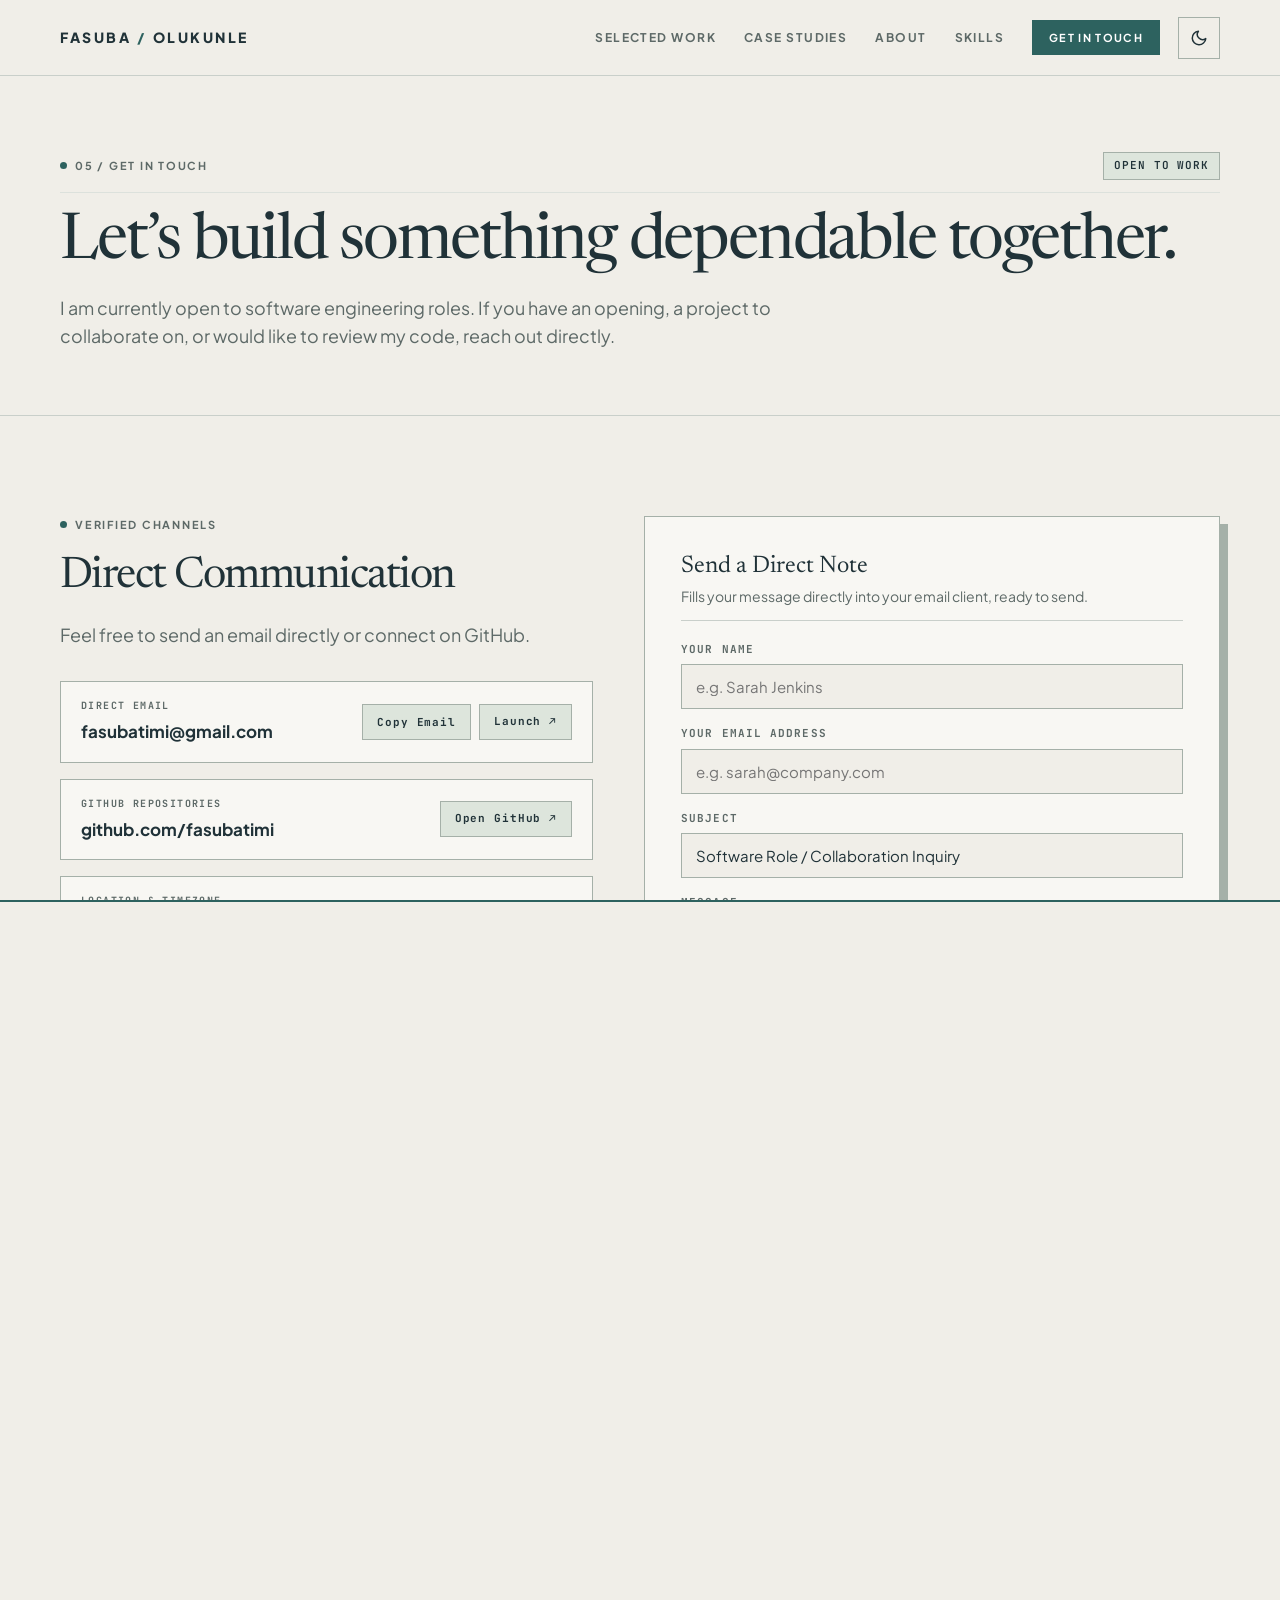
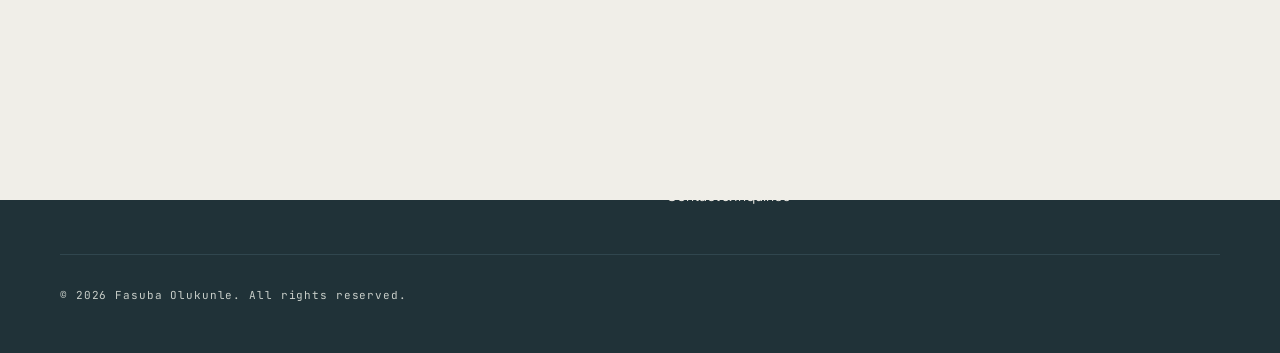
<file: contact.html>
<!DOCTYPE html>
<html lang="en">
<head>
  <meta charset="UTF-8">
  <meta name="viewport" content="width=device-width, initial-scale=1.0">
  <meta name="color-scheme" content="light dark">
  <meta name="theme-color" content="#F0EEE8">

  <!-- No-flash theme init: set data-theme before first paint -->
  <script>
    (function () {
      try {
        var s = localStorage.getItem('theme');
        var d = s ? s === 'dark' : window.matchMedia('(prefers-color-scheme: dark)').matches;
        if (d) document.documentElement.setAttribute('data-theme', 'dark');
      } catch (e) {}
    })();
  </script>
  
  <!-- Primary Meta Tags -->
  <title>Contact &amp; Inquiries — Fasuba Olukunle</title>
  <meta name="title" content="Contact &amp; Inquiries — Fasuba Olukunle">
  <meta name="description" content="Get in touch with software developer Fasuba Olukunle for software engineering roles, projects, and collaborations.">
  <meta name="author" content="Fasuba Olukunle">

  <!-- Canonical & Social (Open Graph / Twitter) -->
  <link rel="canonical" href="https://fasubatimi.is-a.dev/contact.html">
  <meta property="og:type" content="website">
  <meta property="og:site_name" content="Fasuba Olukunle — Portfolio">
  <meta property="og:url" content="https://fasubatimi.is-a.dev/contact.html">
  <meta property="og:title" content="Contact &amp; Inquiries — Fasuba Olukunle">
  <meta property="og:description" content="Get in touch with software developer Fasuba Olukunle for software engineering roles, projects, and collaborations.">
  <meta property="og:image" content="https://fasubatimi.is-a.dev/assets/og/og-cover.png">
  <meta property="og:image:width" content="1200">
  <meta property="og:image:height" content="630">
  <meta property="og:image:alt" content="Fasuba Olukunle — Software Developer, Lagos, Nigeria">
  <meta name="twitter:card" content="summary_large_image">
  <meta name="twitter:title" content="Contact &amp; Inquiries — Fasuba Olukunle">
  <meta name="twitter:description" content="Get in touch with software developer Fasuba Olukunle for software engineering roles, projects, and collaborations.">
  <meta name="twitter:image" content="https://fasubatimi.is-a.dev/assets/og/og-cover.png">
  
  <!-- Google Fonts -->
  <link rel="preconnect" href="https://fonts.googleapis.com">
  <link rel="preconnect" href="https://fonts.gstatic.com" crossorigin>
  <link href="https://fonts.googleapis.com/css2?family=JetBrains+Mono:wght@500;600;700&family=Newsreader:ital,opsz,wght@0,6..72,400;0,6..72,600;1,6..72,400;1,6..72,600&family=Plus+Jakarta+Sans:wght@400;500;600;700;800&display=swap" rel="stylesheet">
  
  <!-- Editorial Design System (ZERO GRADIENTS) -->
  <link rel="stylesheet" href="css/style.css">

  <!-- Progressive-enhancement safeguard: show reveal content if JS is disabled -->
  <noscript>
    <style>
      .reveal-on-scroll { opacity: 1 !important; transform: none !important; }
    </style>
  </noscript>
  
  <!-- Favicon SVG -->
  <link rel="icon" type="image/svg+xml" href="data:image/svg+xml,<svg xmlns='http://www.w3.org/2000/svg' viewBox='0 0 32 32'><rect width='32' height='32' fill='%23203238'/><text x='16' y='21' font-family='serif' font-size='15' font-weight='bold' fill='%23F0EEE8' text-anchor='middle'>FO</text></svg>">
</head>
<body>

  <!-- Accessible Skip Link -->
  <a href="#main-content" class="skip-link">Skip to main content</a>

  <!-- ========================================================================
       01. Site Header & Multi-Page Navigation
       ======================================================================== -->
  <header class="site-header" id="site-header">
    <div class="container">
      <a href="index.html" class="header-brand" aria-label="Fasuba Olukunle — Home">
        FASUBA <span>/</span> OLUKUNLE
      </a>

      <!-- Desktop Navigation -->
      <nav class="header-nav" aria-label="Main Portfolio Navigation">
        <a href="work.html" class="nav-link">Selected Work</a>
        <a href="case-studies.html" class="nav-link">Case Studies</a>
        <a href="about.html" class="nav-link">About</a>
        <a href="skills.html" class="nav-link">Skills</a>
        <a href="contact.html" class="nav-cta active" aria-current="page">Get in Touch</a>
      </nav>

      <!-- Mobile Nav Toggle -->
      <button type="button" class="theme-toggle" data-theme-toggle aria-label="Toggle dark theme" title="Toggle theme">
        <svg class="icon-moon" viewBox="0 0 24 24" fill="none" stroke="currentColor" stroke-width="2" stroke-linecap="round" stroke-linejoin="round" aria-hidden="true"><path d="M21 12.79A9 9 0 1 1 11.21 3 7 7 0 0 0 21 12.79z"/></svg>
        <svg class="icon-sun" viewBox="0 0 24 24" fill="none" stroke="currentColor" stroke-width="2" stroke-linecap="round" stroke-linejoin="round" aria-hidden="true"><circle cx="12" cy="12" r="4.2"/><path d="M12 2v2.2M12 19.8V22M4.2 4.2l1.6 1.6M18.2 18.2l1.6 1.6M2 12h2.2M19.8 12H22M4.2 19.8l1.6-1.6M18.2 5.8l1.6-1.6"/></svg>
      </button>

      <button type="button" class="mobile-nav-toggle" aria-label="Toggle navigation menu" aria-expanded="false" aria-controls="mobile-drawer">
        <span></span>
        <span></span>
        <span></span>
      </button>
    </div>
  </header>

  <!-- Mobile Navigation Drawer -->
  <div class="mobile-drawer" id="mobile-drawer" aria-label="Mobile Navigation">
    <nav class="mobile-nav-links">
      <a href="index.html">Home</a>
      <a href="work.html">Selected Work</a>
      <a href="case-studies.html">Case Studies</a>
      <a href="about.html">About Kunle</a>
      <a href="skills.html">Skills &amp; Tools</a>
      <a href="contact.html" class="active">Contact</a>
    </nav>
    <div class="mobile-drawer-footer">
      <span class="meta-eyebrow"><span class="dot-indicator"></span> FASUBA OLUKUNLE · LAGOS, NIGERIA</span>
      <a href="mailto:fasubatimi@gmail.com" class="btn-text-link">fasubatimi@gmail.com ↗</a>
    </div>
  </div>

  <!-- Main Content Landmark -->
  <main id="main-content">

    <!-- ========================================================================
         02. Page Header Banner
         ======================================================================== -->
    <section class="page-header-banner" aria-label="Contact Banner">
      <div class="container">
        <div class="page-banner-grid">
          <div class="page-banner-top">
            <span class="meta-eyebrow"><span class="dot-indicator"></span> 05 / GET IN TOUCH</span>
            <span class="editorial-badge">OPEN TO WORK</span>
          </div>
          <h1 class="page-banner-title">Let’s build something dependable together.</h1>
          <p class="page-banner-lead">
            I am currently open to software engineering roles. If you have an opening, a project to collaborate on, or would like to review my code, reach out directly.
          </p>
        </div>
      </div>
    </section>

    <!-- ========================================================================
         03. Contact Channels & Direct Composer Section
         ======================================================================== -->
    <section class="contact-section" aria-label="Contact Channels">
      <div class="container">
        <div class="contact-grid" data-stagger="0.12">

          <!-- Contact Narrative & Verified Links -->
          <div class="contact-info reveal-on-scroll">
            <div class="meta-eyebrow">
              <span class="dot-indicator"></span> VERIFIED CHANNELS
            </div>
            <h2 class="contact-heading" style="font-size: clamp(2rem, 3.4vw, 2.8rem);">Direct Communication</h2>
            <p class="contact-lead">
              Feel free to send an email directly or connect on GitHub.
            </p>

            <div class="contact-channels">
              <!-- Email Card -->
              <div class="channel-card">
                <div class="channel-card-left">
                  <span class="channel-label">DIRECT EMAIL</span>
                  <a href="mailto:fasubatimi@gmail.com" class="channel-val">fasubatimi@gmail.com</a>
                </div>
                <div style="display: flex; gap: 8px;">
                  <button type="button" class="channel-action-btn" data-copy-email aria-label="Copy email address to clipboard">
                    Copy Email
                  </button>
                  <a href="mailto:fasubatimi@gmail.com" class="channel-action-btn">
                    Launch ↗
                  </a>
                </div>
              </div>

              <!-- GitHub Card -->
              <div class="channel-card">
                <div class="channel-card-left">
                  <span class="channel-label">GITHUB REPOSITORIES</span>
                  <a href="https://github.com/fasubatimi" target="_blank" rel="noopener noreferrer" class="channel-val">github.com/fasubatimi</a>
                </div>
                <a href="https://github.com/fasubatimi" target="_blank" rel="noopener noreferrer" class="channel-action-btn">
                  Open GitHub ↗
                </a>
              </div>

              <!-- Location Card -->
              <div class="channel-card">
                <div class="channel-card-left">
                  <span class="channel-label">LOCATION &amp; TIMEZONE</span>
                  <span class="channel-val">Lagos, Nigeria</span>
                </div>
                <span class="editorial-badge">WAT (UTC+1)</span>
              </div>
            </div>

            <!-- Availability Note -->
            <div style="margin-top: 24px; padding: 20px; background-color: var(--color-paper-light); border: 1px solid var(--color-line-dark);">
              <h3 style="font-family: var(--font-sans); font-size: 0.9375rem; font-weight: 700; color: var(--color-ink); margin-bottom: 6px;">
                Looking for a CV or references?
              </h3>
              <p style="font-size: 0.875rem; color: var(--color-secondary); line-height: 1.5;">
                I am happy to provide a CV, code walkthroughs, or references on request.
              </p>
            </div>
          </div>

          <!-- Direct Message Composer (mailto generator) -->
          <div class="contact-composer-card reveal-on-scroll">
            <div class="composer-header">
              <h3>Send a Direct Note</h3>
              <p>Fills your message directly into your email client, ready to send.</p>
            </div>

            <!-- novalidate: the JS composer owns empty-message feedback
                 (inline note + error shake) instead of the native bubble. -->
            <form class="composer-form" id="contact-composer-form" novalidate>
              <div class="form-group">
                <label for="composer-name">Your Name</label>
                <input type="text" id="composer-name" class="form-input" placeholder="e.g. Sarah Jenkins" autocomplete="name">
              </div>

              <div class="form-group">
                <label for="composer-email">Your Email Address</label>
                <input type="email" id="composer-email" class="form-input" placeholder="e.g. sarah@company.com" autocomplete="email">
              </div>

              <div class="form-group">
                <label for="composer-subject">Subject</label>
                <input type="text" id="composer-subject" class="form-input" placeholder="e.g. Software Role / Project Collaboration" value="Software Role / Collaboration Inquiry">
              </div>

              <div class="form-group">
                <label for="composer-message">Message</label>
                <textarea id="composer-message" class="form-textarea" placeholder="Write your message here..." required></textarea>
              </div>

              <div class="composer-submit-row">
                <button type="submit" class="btn-primary">
                  Launch Email Client <span>↗</span>
                </button>
                <span class="composer-note" id="composer-feedback">
                  Opens directly in your mail app.
                </span>
              </div>
            </form>
          </div>

        </div>
      </div>
    </section>

    <!-- ========================================================================
         04. Return Navigation
         ======================================================================== -->
    <section class="home-section-teaser" aria-label="Return Navigation">
      <div class="container">
        <div class="teaser-grid reveal-on-scroll">
          <div>
            <span class="meta-eyebrow"><span class="dot-indicator"></span> PORTFOLIO HOME</span>
            <h2 style="font-size: clamp(1.8rem, 3vw, 2.5rem); margin-top: 6px;">Return to the homepage.</h2>
            <p style="max-width: 580px; margin-top: 10px;">
              Explore the interactive 3D phone presentation and selected work archive.
            </p>
          </div>
          <a href="index.html" class="btn-secondary">
            ← Back to Home
          </a>
        </div>
      </div>
    </section>

  </main>

  <!-- ========================================================================
       05. Site Footer & Colophon
       ======================================================================== -->
  <footer class="site-footer">
    <div class="container">
      
      <div class="footer-top">
        <div class="footer-brand">
          <h3>FASUBA / OLUKUNLE</h3>
          <p>
            Software developer building practical, reliable software in Lagos, Nigeria.
          </p>
        </div>

        <nav class="footer-nav" aria-label="Footer Navigation">
          <h4>Pages</h4>
          <a href="index.html">Home</a>
          <a href="work.html">Selected Work</a>
          <a href="case-studies.html">Case Studies</a>
          <a href="about.html">About Kunle</a>
          <a href="skills.html">Skills &amp; Toolkit</a>
          <a href="contact.html">Contact &amp; Inquiries</a>
        </nav>

        <nav class="footer-nav" aria-label="External Profiles">
          <h4>Profiles</h4>
          <a href="https://github.com/fasubatimi" target="_blank" rel="noopener noreferrer">GitHub (fasubatimi) ↗</a>
          <a href="mailto:fasubatimi@gmail.com">fasubatimi@gmail.com ↗</a>
        </nav>
      </div>

      <div class="footer-bottom">
        <div>
          © 2026 Fasuba Olukunle. All rights reserved.
        </div>
      </div>

    </div>
  </footer>

  <!-- Main Interactive JavaScript -->
  <script src="js/main.js"></script>
</body>
</html>
</file>
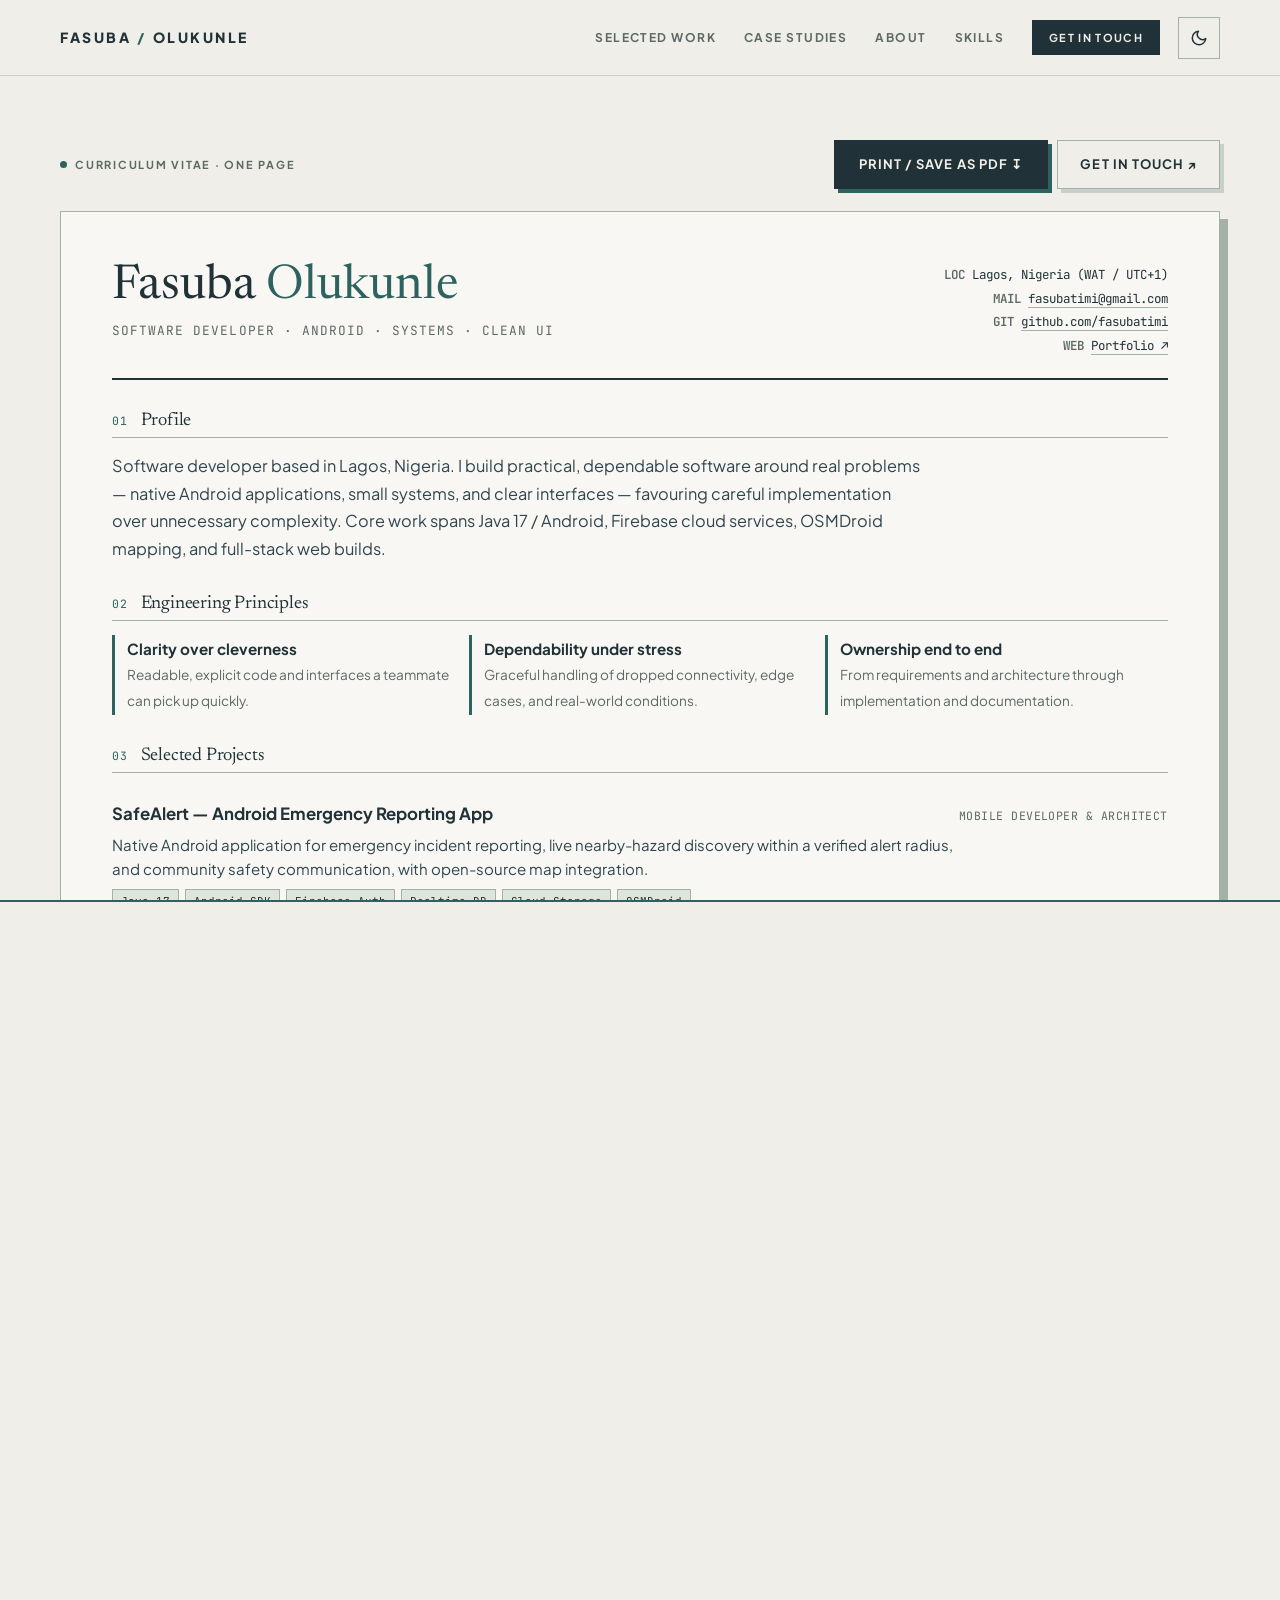
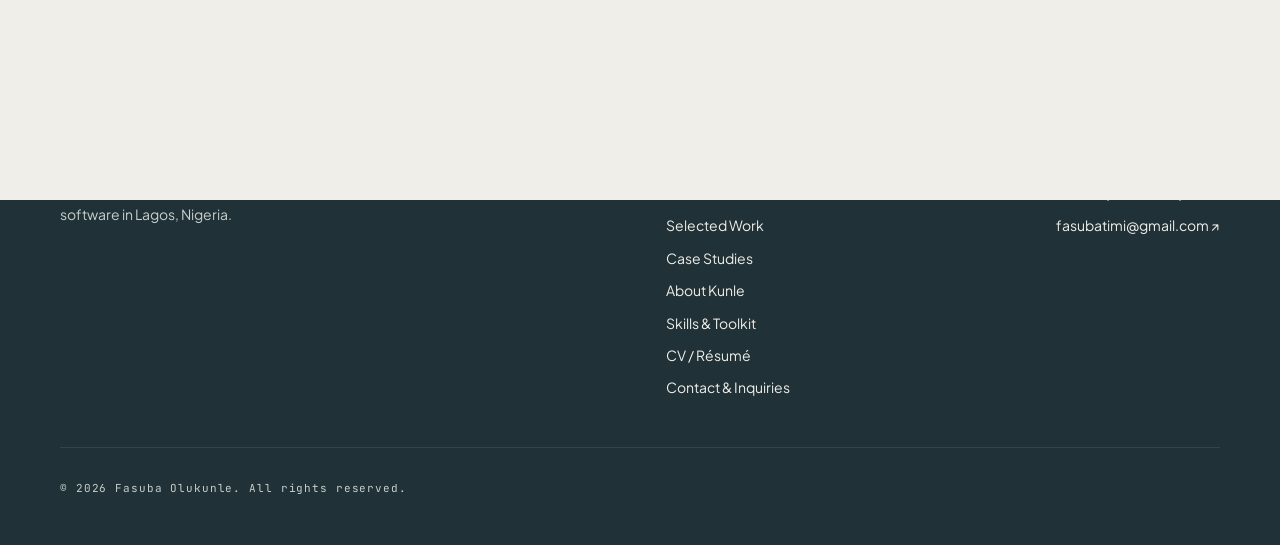
<file: cv.html>
<!DOCTYPE html>
<html lang="en">
<head>
  <meta charset="UTF-8">
  <meta name="viewport" content="width=device-width, initial-scale=1.0">
  <meta name="color-scheme" content="light dark">
  <meta name="theme-color" content="#F0EEE8">

  <!-- No-flash theme init: set data-theme before first paint -->
  <script>
    (function () {
      try {
        var s = localStorage.getItem('theme');
        var d = s ? s === 'dark' : window.matchMedia('(prefers-color-scheme: dark)').matches;
        if (d) document.documentElement.setAttribute('data-theme', 'dark');
      } catch (e) {}
    })();
  </script>

  <!-- Primary Meta Tags -->
  <title>Curriculum Vitae — Fasuba Olukunle</title>
  <meta name="title" content="Curriculum Vitae — Fasuba Olukunle">
  <meta name="description" content="Printable CV / résumé of Fasuba Olukunle (Kunle), a software developer in Lagos, Nigeria — projects, technical toolkit, and engineering principles.">
  <meta name="author" content="Fasuba Olukunle">
  <meta name="robots" content="index, follow">

  <!-- Canonical & Social (Open Graph / Twitter) -->
  <link rel="canonical" href="https://fasubatimi.is-a.dev/cv.html">
  <meta property="og:type" content="profile">
  <meta property="og:site_name" content="Fasuba Olukunle — Portfolio">
  <meta property="og:url" content="https://fasubatimi.is-a.dev/cv.html">
  <meta property="og:title" content="Curriculum Vitae — Fasuba Olukunle">
  <meta property="og:description" content="Printable CV / résumé of Fasuba Olukunle (Kunle), a software developer in Lagos, Nigeria — projects, technical toolkit, and engineering principles.">
  <meta property="og:image" content="https://fasubatimi.is-a.dev/assets/og/og-cover.png">
  <meta property="og:image:width" content="1200">
  <meta property="og:image:height" content="630">
  <meta property="og:image:alt" content="Fasuba Olukunle — Software Developer, Lagos, Nigeria">
  <meta name="twitter:card" content="summary_large_image">
  <meta name="twitter:title" content="Curriculum Vitae — Fasuba Olukunle">
  <meta name="twitter:description" content="Printable CV / résumé of Fasuba Olukunle (Kunle), a software developer in Lagos, Nigeria — projects, technical toolkit, and engineering principles.">
  <meta name="twitter:image" content="https://fasubatimi.is-a.dev/assets/og/og-cover.png">

  <!-- Google Fonts -->
  <link rel="preconnect" href="https://fonts.googleapis.com">
  <link rel="preconnect" href="https://fonts.gstatic.com" crossorigin>
  <link href="https://fonts.googleapis.com/css2?family=JetBrains+Mono:wght@500;600;700&family=Newsreader:ital,opsz,wght@0,6..72,400;0,6..72,600;1,6..72,400;1,6..72,600&family=Plus+Jakarta+Sans:wght@400;500;600;700;800&display=swap" rel="stylesheet">

  <!-- Editorial Design System (ZERO GRADIENTS) -->
  <link rel="stylesheet" href="css/style.css">

  <!-- Favicon SVG -->
  <link rel="icon" type="image/svg+xml" href="data:image/svg+xml,<svg xmlns='http://www.w3.org/2000/svg' viewBox='0 0 32 32'><rect width='32' height='32' fill='%23203238'/><text x='16' y='21' font-family='serif' font-size='15' font-weight='bold' fill='%23F0EEE8' text-anchor='middle'>FO</text></svg>">

  <!-- Scoped CV layout + print styles (this single special page only) -->
  <style>
    /* ===== CV document shell ===== */
    .cv-shell { padding: clamp(28px, 5vw, 64px) 0 clamp(48px, 6vw, 80px); }
    .cv-actions {
      display: flex; flex-wrap: wrap; gap: 12px; align-items: center;
      justify-content: space-between; margin-bottom: 22px;
    }
    .cv-actions .meta-eyebrow { margin: 0; }
    .cv-action-buttons { display: flex; gap: 10px; flex-wrap: wrap; }

    .cv-doc {
      background-color: var(--color-paper-light);
      border: 1px solid var(--color-line-dark);
      box-shadow: var(--shadow-flat-md);
      padding: clamp(24px, 4vw, 52px);
    }

    /* ===== Masthead ===== */
    .cv-masthead {
      display: flex; flex-wrap: wrap; gap: 18px 32px;
      justify-content: space-between; align-items: flex-start;
      padding-bottom: 20px; border-bottom: 2px solid var(--color-ink);
    }
    .cv-name { font-size: clamp(2rem, 4vw, 3rem); line-height: 1.02; color: var(--color-ink); }
    .cv-name span { color: var(--color-accent); }
    .cv-role {
      font-family: var(--font-mono); font-size: 0.8rem; letter-spacing: 0.08em;
      text-transform: uppercase; color: var(--color-secondary); margin-top: 8px;
    }
    .cv-contact { font-family: var(--font-mono); font-size: 0.78rem; line-height: 1.9; text-align: right; }
    .cv-contact a { color: var(--color-ink); border-bottom: 1px solid var(--color-line-dark); }
    .cv-contact a:hover { color: var(--color-accent); border-color: var(--color-accent); }
    .cv-contact b { color: var(--color-secondary); font-weight: 600; }

    /* ===== Section rhythm ===== */
    .cv-section { margin-top: 30px; }
    .cv-section-head {
      display: flex; align-items: baseline; gap: 12px;
      border-bottom: 1px solid var(--color-line-dark); padding-bottom: 6px; margin-bottom: 14px;
    }
    .cv-section-head h2 { font-size: 1.15rem; color: var(--color-ink); letter-spacing: -0.01em; }
    .cv-section-head .cv-sec-num {
      font-family: var(--font-mono); font-size: 0.72rem; color: var(--color-accent);
      letter-spacing: 0.1em;
    }
    .cv-lead { font-size: 1.02rem; line-height: 1.7; color: var(--color-ink-soft); max-width: 68ch; }

    /* ===== Principles inline row ===== */
    .cv-principles { display: grid; grid-template-columns: repeat(3, 1fr); gap: 14px; }
    .cv-principle { border-left: 3px solid var(--color-accent); padding: 2px 0 2px 12px; }
    .cv-principle b { display: block; color: var(--color-ink); font-size: 0.95rem; }
    .cv-principle span { font-size: 0.85rem; color: var(--color-secondary); line-height: 1.5; }

    /* ===== Experience / project entries ===== */
    .cv-entry { padding: 14px 0; border-bottom: 1px dotted var(--color-line-dark); }
    .cv-entry:last-child { border-bottom: 0; }
    .cv-entry-top {
      display: flex; flex-wrap: wrap; gap: 4px 16px; justify-content: space-between; align-items: baseline;
    }
    .cv-entry-title { font-family: var(--font-sans); font-weight: 700; font-size: 1.05rem; color: var(--color-ink); }
    .cv-entry-role { font-family: var(--font-mono); font-size: 0.72rem; color: var(--color-secondary); letter-spacing: 0.04em; text-transform: uppercase; }
    .cv-entry-desc { margin-top: 5px; font-size: 0.94rem; line-height: 1.6; color: var(--color-ink-soft); max-width: 78ch; }
    .cv-entry-stack { margin-top: 8px; display: flex; flex-wrap: wrap; gap: 6px; }
    .cv-chip {
      font-family: var(--font-mono); font-size: 0.68rem; padding: 3px 8px;
      background-color: var(--color-panel); border: 1px solid var(--color-line-dark); color: var(--color-ink);
    }

    /* ===== Skills matrix ===== */
    .cv-skills { display: grid; grid-template-columns: repeat(2, 1fr); gap: 16px 32px; }
    .cv-skill-group h3 { font-size: 0.82rem; font-family: var(--font-mono); text-transform: uppercase; letter-spacing: 0.06em; color: var(--color-accent); margin-bottom: 6px; }
    .cv-skill-group p { font-size: 0.9rem; line-height: 1.65; color: var(--color-ink-soft); }

    /* ===== Facts row ===== */
    .cv-facts { display: grid; grid-template-columns: repeat(3, 1fr); gap: 12px 24px; }
    .cv-fact b { display: block; font-family: var(--font-mono); font-size: 0.68rem; letter-spacing: 0.08em; text-transform: uppercase; color: var(--color-secondary); }
    .cv-fact span { font-size: 0.95rem; color: var(--color-ink); }

    @media (max-width: 720px) {
      .cv-principles, .cv-skills, .cv-facts { grid-template-columns: 1fr; }
      .cv-contact { text-align: left; }
    }

    /* ===== Print / Save-as-PDF ===== */
    @media print {
      @page { margin: 1.4cm; }
      html, body { background: #fff !important; }
      .site-header, .mobile-drawer, .site-footer, .cv-actions, .skip-link { display: none !important; }
      .cv-shell { padding: 0 !important; }
      .container { max-width: none !important; padding: 0 !important; }
      .cv-doc { border: 0 !important; box-shadow: none !important; padding: 0 !important; background: #fff !important; }
      .cv-name, .cv-entry-title, .cv-section-head h2, .cv-fact span, .cv-principle b, .cv-contact a { color: #000 !important; }
      .cv-chip { background: #fff !important; border-color: #999 !important; }
      .cv-entry, .cv-section, .cv-principle { break-inside: avoid; page-break-inside: avoid; }
      a { text-decoration: none !important; }
    }
  </style>
</head>
<body>

  <!-- Accessible Skip Link -->
  <a href="#main-content" class="skip-link">Skip to main content</a>

  <!-- Site Header -->
  <header class="site-header" id="site-header">
    <div class="container">
      <a href="index.html" class="header-brand" aria-label="Fasuba Olukunle — Home">
        FASUBA <span>/</span> OLUKUNLE
      </a>
      <nav class="header-nav" aria-label="Main Portfolio Navigation">
        <a href="work.html" class="nav-link">Selected Work</a>
        <a href="case-studies.html" class="nav-link">Case Studies</a>
        <a href="about.html" class="nav-link">About</a>
        <a href="skills.html" class="nav-link">Skills</a>
        <a href="contact.html" class="nav-cta">Get in Touch</a>
      </nav>
      <button type="button" class="theme-toggle" data-theme-toggle aria-label="Toggle dark theme" title="Toggle theme">
        <svg class="icon-moon" viewBox="0 0 24 24" fill="none" stroke="currentColor" stroke-width="2" stroke-linecap="round" stroke-linejoin="round" aria-hidden="true"><path d="M21 12.79A9 9 0 1 1 11.21 3 7 7 0 0 0 21 12.79z"/></svg>
        <svg class="icon-sun" viewBox="0 0 24 24" fill="none" stroke="currentColor" stroke-width="2" stroke-linecap="round" stroke-linejoin="round" aria-hidden="true"><circle cx="12" cy="12" r="4.2"/><path d="M12 2v2.2M12 19.8V22M4.2 4.2l1.6 1.6M18.2 18.2l1.6 1.6M2 12h2.2M19.8 12H22M4.2 19.8l1.6-1.6M18.2 5.8l1.6-1.6"/></svg>
      </button>

      <button type="button" class="mobile-nav-toggle" aria-label="Toggle navigation menu" aria-expanded="false" aria-controls="mobile-drawer">
        <span></span><span></span><span></span>
      </button>
    </div>
  </header>

  <!-- Mobile Navigation Drawer -->
  <div class="mobile-drawer" id="mobile-drawer" aria-label="Mobile Navigation">
    <nav class="mobile-nav-links">
      <a href="index.html">Home</a>
      <a href="work.html">Selected Work</a>
      <a href="case-studies.html">Case Studies</a>
      <a href="about.html">About Kunle</a>
      <a href="skills.html">Skills &amp; Tools</a>
      <a href="cv.html" class="active">CV / Résumé</a>
      <a href="contact.html">Contact</a>
    </nav>
    <div class="mobile-drawer-footer">
      <span class="meta-eyebrow"><span class="dot-indicator"></span> FASUBA OLUKUNLE · LAGOS, NIGERIA</span>
      <a href="mailto:fasubatimi@gmail.com" class="btn-text-link">fasubatimi@gmail.com ↗</a>
    </div>
  </div>

  <main id="main-content">
    <section class="cv-shell" aria-label="Curriculum Vitae">
      <div class="container">

        <!-- Screen-only action bar (hidden when printing) -->
        <div class="cv-actions">
          <span class="meta-eyebrow"><span class="dot-indicator"></span> CURRICULUM VITAE · ONE PAGE</span>
          <div class="cv-action-buttons">
            <button type="button" class="btn-primary" onclick="window.print()">Print / Save as PDF ↧</button>
            <a href="contact.html" class="btn-secondary">Get in Touch ↗</a>
          </div>
        </div>

        <article class="cv-doc">
          <!-- MASTHEAD -->
          <header class="cv-masthead">
            <div>
              <h1 class="cv-name">Fasuba <span>Olukunle</span></h1>
              <p class="cv-role">Software Developer · Android · Systems · Clean UI</p>
            </div>
            <div class="cv-contact">
              <div><b>LOC</b> Lagos, Nigeria (WAT / UTC+1)</div>
              <div><b>MAIL</b> <a href="mailto:fasubatimi@gmail.com">fasubatimi@gmail.com</a></div>
              <div><b>GIT</b> <a href="https://github.com/fasubatimi" target="_blank" rel="noopener noreferrer">github.com/fasubatimi</a></div>
              <div><b>WEB</b> <a href="index.html">Portfolio ↗</a></div>
            </div>
          </header>

          <!-- PROFILE -->
          <section class="cv-section">
            <div class="cv-section-head">
              <span class="cv-sec-num">01</span>
              <h2>Profile</h2>
            </div>
            <p class="cv-lead">
              Software developer based in Lagos, Nigeria. I build practical, dependable software around real
              problems — native Android applications, small systems, and clear interfaces — favouring careful
              implementation over unnecessary complexity. Core work spans Java 17 / Android, Firebase cloud
              services, OSMDroid mapping, and full-stack web builds.
            </p>
          </section>

          <!-- ENGINEERING PRINCIPLES -->
          <section class="cv-section">
            <div class="cv-section-head">
              <span class="cv-sec-num">02</span>
              <h2>Engineering Principles</h2>
            </div>
            <div class="cv-principles">
              <div class="cv-principle">
                <b>Clarity over cleverness</b>
                <span>Readable, explicit code and interfaces a teammate can pick up quickly.</span>
              </div>
              <div class="cv-principle">
                <b>Dependability under stress</b>
                <span>Graceful handling of dropped connectivity, edge cases, and real-world conditions.</span>
              </div>
              <div class="cv-principle">
                <b>Ownership end to end</b>
                <span>From requirements and architecture through implementation and documentation.</span>
              </div>
            </div>
          </section>

          <!-- SELECTED PROJECTS -->
          <section class="cv-section">
            <div class="cv-section-head">
              <span class="cv-sec-num">03</span>
              <h2>Selected Projects</h2>
            </div>

            <div class="cv-entry">
              <div class="cv-entry-top">
                <span class="cv-entry-title">SafeAlert — Android Emergency Reporting App</span>
                <span class="cv-entry-role">Mobile Developer &amp; Architect</span>
              </div>
              <p class="cv-entry-desc">
                Native Android application for emergency incident reporting, live nearby-hazard discovery within
                a verified alert radius, and community safety communication, with open-source map integration.
              </p>
              <div class="cv-entry-stack">
                <span class="cv-chip">Java 17</span>
                <span class="cv-chip">Android SDK</span>
                <span class="cv-chip">Firebase Auth</span>
                <span class="cv-chip">Realtime DB</span>
                <span class="cv-chip">Cloud Storage</span>
                <span class="cv-chip">OSMDroid</span>
              </div>
            </div>

            <div class="cv-entry">
              <div class="cv-entry-top">
                <span class="cv-entry-title">Library Control — Workstation Management Web Admin</span>
                <span class="cv-entry-role">Full-Stack Developer</span>
              </div>
              <p class="cv-entry-desc">
                Web console that lets university research librarians monitor terminal status and manage
                shared-computer sessions, backed by a coordinator API with JWT auth and audit logging.
              </p>
              <div class="cv-entry-stack">
                <span class="cv-chip">React 19</span>
                <span class="cv-chip">TypeScript</span>
                <span class="cv-chip">Vite</span>
                <span class="cv-chip">FastAPI (Python)</span>
                <span class="cv-chip">SQLite</span>
                <span class="cv-chip">JWT</span>
              </div>
            </div>

            <div class="cv-entry">
              <div class="cv-entry-top">
                <span class="cv-entry-title">Dansamdolly — Inventory &amp; Stock Management ERP</span>
                <span class="cv-entry-role">Developer &amp; Team Contributor</span>
              </div>
              <p class="cv-entry-desc">
                Spring Boot web application covering products, sales, invoicing, customers, suppliers,
                warehouses, and reporting — built with a modular architecture and secured access.
              </p>
              <div class="cv-entry-stack">
                <span class="cv-chip">Java 17</span>
                <span class="cv-chip">Spring Boot</span>
                <span class="cv-chip">Thymeleaf</span>
                <span class="cv-chip">Spring Security</span>
                <span class="cv-chip">JPA / Hibernate</span>
                <span class="cv-chip">MySQL</span>
              </div>
            </div>
          </section>

          <!-- TECHNICAL TOOLKIT -->
          <section class="cv-section">
            <div class="cv-section-head">
              <span class="cv-sec-num">04</span>
              <h2>Technical Toolkit</h2>
            </div>
            <div class="cv-skills">
              <div class="cv-skill-group">
                <h3>Mobile Development</h3>
                <p>Java 17 (Android), Android SDK &amp; lifecycle, OSMDroid &amp; geolocation, XML layouts &amp; Material UI, Location Services API.</p>
              </div>
              <div class="cv-skill-group">
                <h3>Cloud &amp; Backend</h3>
                <p>Firebase Authentication, Realtime Database, Cloud Storage, RESTful APIs &amp; JSON, FastAPI (Python), Google Sign-In.</p>
              </div>
              <div class="cv-skill-group">
                <h3>Systems &amp; Web</h3>
                <p>System design &amp; topology, client–server APIs, React 19 / TypeScript, HTML5 / CSS / JS, Python &amp; C# scripting.</p>
              </div>
              <div class="cv-skill-group">
                <h3>CS Core &amp; Workflow</h3>
                <p>Data structures &amp; OOP, Git &amp; GitHub, Windows &amp; Linux CLI, requirements &amp; testing, clean code &amp; documentation.</p>
              </div>
            </div>
          </section>

          <!-- EDUCATION & AVAILABILITY -->
          <section class="cv-section">
            <div class="cv-section-head">
              <span class="cv-sec-num">05</span>
              <h2>Education &amp; Availability</h2>
            </div>
            <div class="cv-facts">
              <div class="cv-fact">
                <b>Field of Study</b>
                <span>Computer Science</span>
              </div>
              <div class="cv-fact">
                <b>Availability</b>
                <span>Open to software engineering roles</span>
              </div>
              <div class="cv-fact">
                <b>Primary Focus</b>
                <span>Android · Systems · Clean UI</span>
              </div>
            </div>
          </section>

        </article>
      </div>
    </section>
  </main>

  <!-- Site Footer -->
  <footer class="site-footer">
    <div class="container">
      <div class="footer-top">
        <div class="footer-brand">
          <h3>FASUBA / OLUKUNLE</h3>
          <p>Software developer building practical, reliable software in Lagos, Nigeria.</p>
        </div>
        <nav class="footer-nav" aria-label="Footer Navigation">
          <h4>Pages</h4>
          <a href="index.html">Home</a>
          <a href="work.html">Selected Work</a>
          <a href="case-studies.html">Case Studies</a>
          <a href="about.html">About Kunle</a>
          <a href="skills.html">Skills &amp; Toolkit</a>
          <a href="cv.html">CV / Résumé</a>
          <a href="contact.html">Contact &amp; Inquiries</a>
        </nav>
        <nav class="footer-nav" aria-label="External Profiles">
          <h4>Profiles</h4>
          <a href="https://github.com/fasubatimi" target="_blank" rel="noopener noreferrer">GitHub (fasubatimi) ↗</a>
          <a href="mailto:fasubatimi@gmail.com">fasubatimi@gmail.com ↗</a>
        </nav>
      </div>
      <div class="footer-bottom">
        <div>© 2026 Fasuba Olukunle. All rights reserved.</div>
      </div>
    </div>
  </footer>

  <script src="js/main.js"></script>
</body>
</html>
</file>
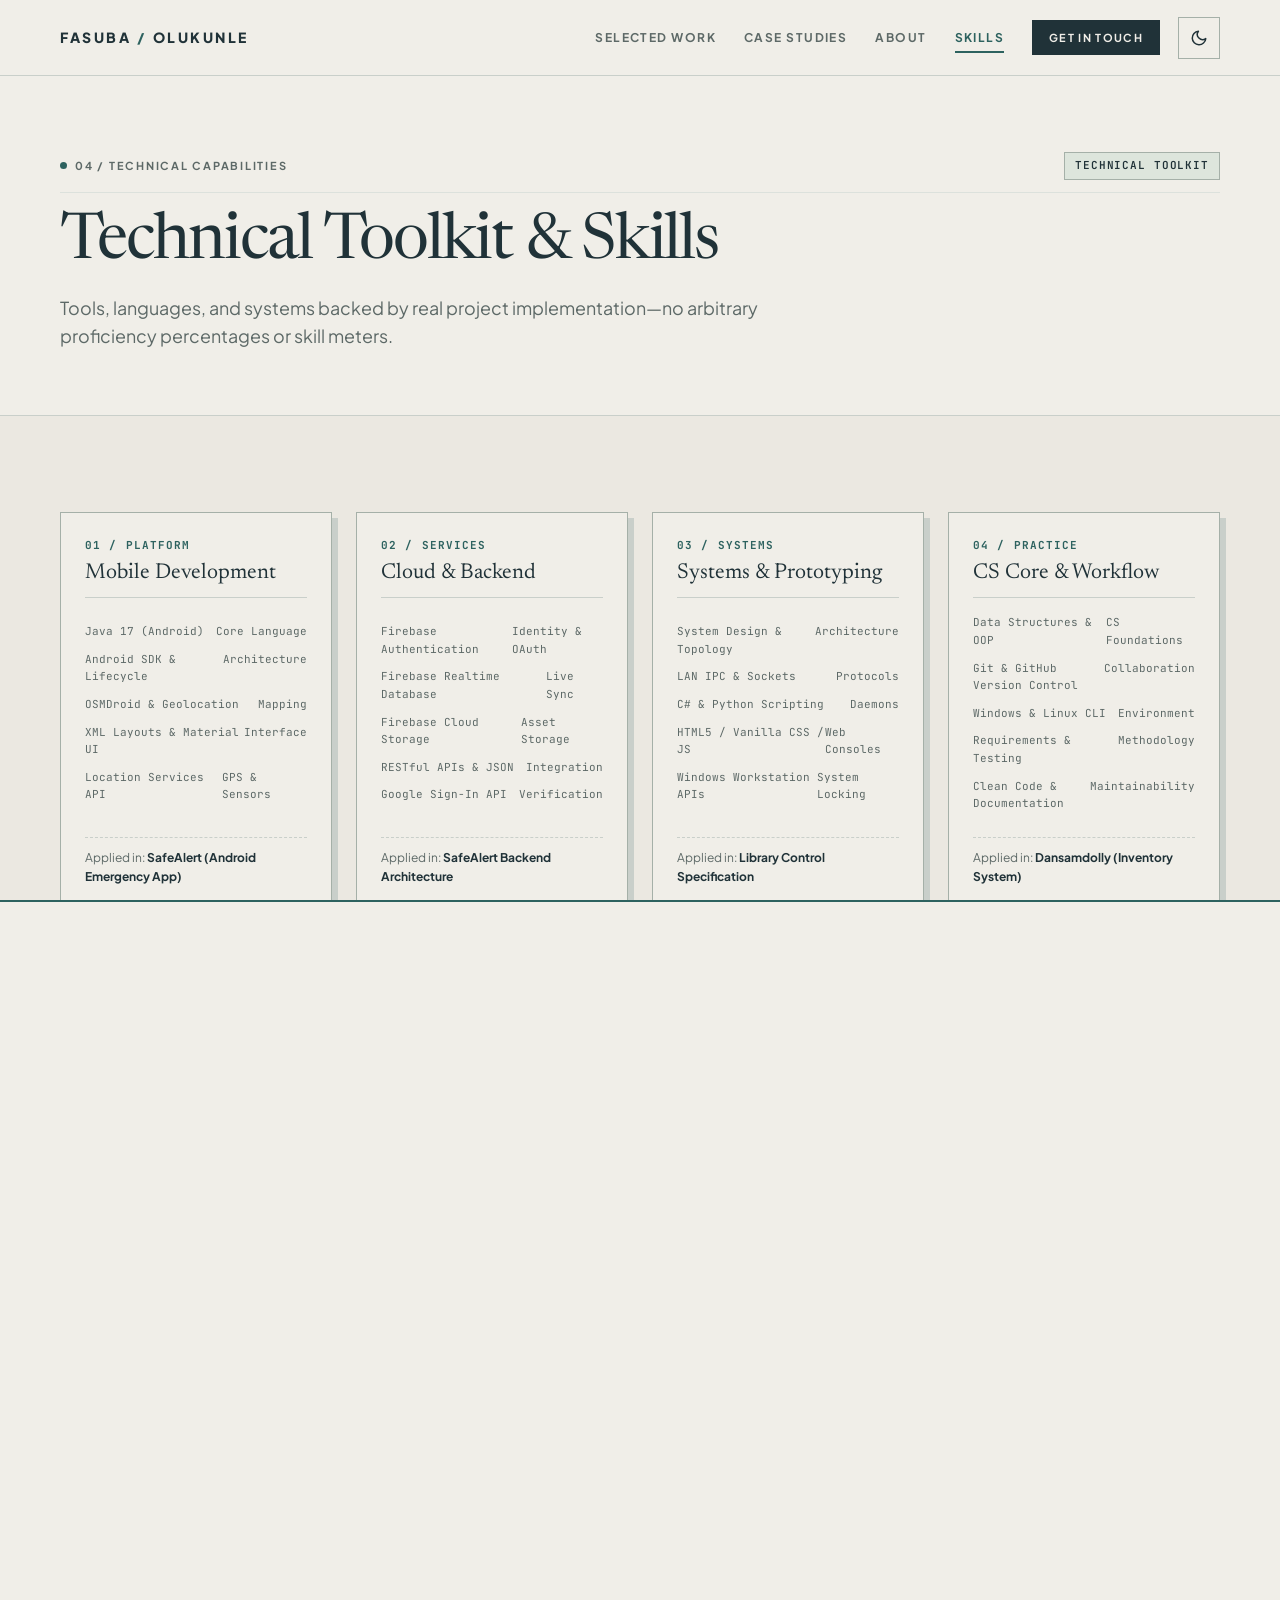
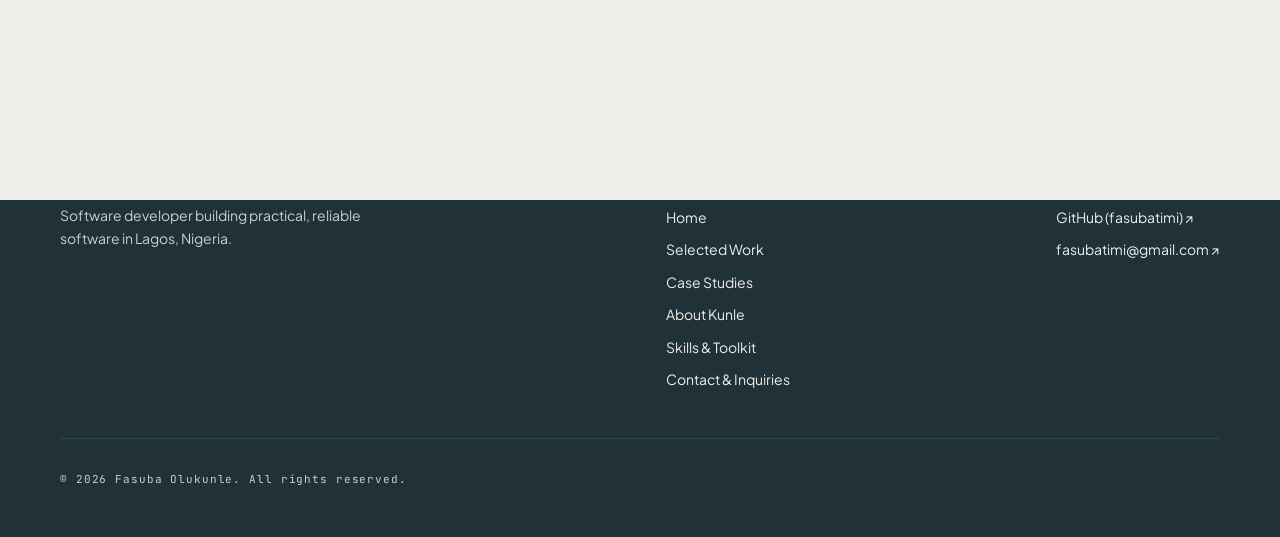
<file: skills.html>
<!DOCTYPE html>
<html lang="en">
<head>
  <meta charset="UTF-8">
  <meta name="viewport" content="width=device-width, initial-scale=1.0">
  <meta name="color-scheme" content="light dark">
  <meta name="theme-color" content="#F0EEE8">

  <!-- No-flash theme init: set data-theme before first paint -->
  <script>
    (function () {
      try {
        var s = localStorage.getItem('theme');
        var d = s ? s === 'dark' : window.matchMedia('(prefers-color-scheme: dark)').matches;
        if (d) document.documentElement.setAttribute('data-theme', 'dark');
      } catch (e) {}
    })();
  </script>
  
  <!-- Primary Meta Tags -->
  <title>Technical Toolkit &amp; Skills — Fasuba Olukunle</title>
  <meta name="title" content="Technical Toolkit &amp; Skills — Fasuba Olukunle">
  <meta name="description" content="Technical capabilities, languages, libraries, and developer tools used by software developer Fasuba Olukunle with project-backed evidence.">
  <meta name="author" content="Fasuba Olukunle">

  <!-- Canonical & Social (Open Graph / Twitter) -->
  <link rel="canonical" href="https://fasubatimi.is-a.dev/skills.html">
  <meta property="og:type" content="website">
  <meta property="og:site_name" content="Fasuba Olukunle — Portfolio">
  <meta property="og:url" content="https://fasubatimi.is-a.dev/skills.html">
  <meta property="og:title" content="Technical Toolkit &amp; Skills — Fasuba Olukunle">
  <meta property="og:description" content="Technical capabilities, languages, libraries, and developer tools used by software developer Fasuba Olukunle with project-backed evidence.">
  <meta property="og:image" content="https://fasubatimi.is-a.dev/assets/og/og-cover.png">
  <meta property="og:image:width" content="1200">
  <meta property="og:image:height" content="630">
  <meta property="og:image:alt" content="Fasuba Olukunle — Software Developer, Lagos, Nigeria">
  <meta name="twitter:card" content="summary_large_image">
  <meta name="twitter:title" content="Technical Toolkit &amp; Skills — Fasuba Olukunle">
  <meta name="twitter:description" content="Technical capabilities, languages, libraries, and developer tools used by software developer Fasuba Olukunle with project-backed evidence.">
  <meta name="twitter:image" content="https://fasubatimi.is-a.dev/assets/og/og-cover.png">
  
  <!-- Google Fonts -->
  <link rel="preconnect" href="https://fonts.googleapis.com">
  <link rel="preconnect" href="https://fonts.gstatic.com" crossorigin>
  <link href="https://fonts.googleapis.com/css2?family=JetBrains+Mono:wght@500;600;700&family=Newsreader:ital,opsz,wght@0,6..72,400;0,6..72,600;1,6..72,400;1,6..72,600&family=Plus+Jakarta+Sans:wght@400;500;600;700;800&display=swap" rel="stylesheet">
  
  <!-- Editorial Design System (ZERO GRADIENTS) -->
  <link rel="stylesheet" href="css/style.css">

  <!-- Progressive-enhancement safeguard: show reveal content if JS is disabled -->
  <noscript>
    <style>
      .reveal-on-scroll { opacity: 1 !important; transform: none !important; }
    </style>
  </noscript>
  
  <!-- Favicon SVG -->
  <link rel="icon" type="image/svg+xml" href="data:image/svg+xml,<svg xmlns='http://www.w3.org/2000/svg' viewBox='0 0 32 32'><rect width='32' height='32' fill='%23203238'/><text x='16' y='21' font-family='serif' font-size='15' font-weight='bold' fill='%23F0EEE8' text-anchor='middle'>FO</text></svg>">
</head>
<body>

  <!-- Accessible Skip Link -->
  <a href="#main-content" class="skip-link">Skip to main content</a>

  <!-- ========================================================================
       01. Site Header & Multi-Page Navigation
       ======================================================================== -->
  <header class="site-header" id="site-header">
    <div class="container">
      <a href="index.html" class="header-brand" aria-label="Fasuba Olukunle — Home">
        FASUBA <span>/</span> OLUKUNLE
      </a>

      <!-- Desktop Navigation -->
      <nav class="header-nav" aria-label="Main Portfolio Navigation">
        <a href="work.html" class="nav-link">Selected Work</a>
        <a href="case-studies.html" class="nav-link">Case Studies</a>
        <a href="about.html" class="nav-link">About</a>
        <a href="skills.html" class="nav-link active" aria-current="page">Skills</a>
        <a href="contact.html" class="nav-cta">Get in Touch</a>
      </nav>

      <!-- Mobile Nav Toggle -->
      <button type="button" class="theme-toggle" data-theme-toggle aria-label="Toggle dark theme" title="Toggle theme">
        <svg class="icon-moon" viewBox="0 0 24 24" fill="none" stroke="currentColor" stroke-width="2" stroke-linecap="round" stroke-linejoin="round" aria-hidden="true"><path d="M21 12.79A9 9 0 1 1 11.21 3 7 7 0 0 0 21 12.79z"/></svg>
        <svg class="icon-sun" viewBox="0 0 24 24" fill="none" stroke="currentColor" stroke-width="2" stroke-linecap="round" stroke-linejoin="round" aria-hidden="true"><circle cx="12" cy="12" r="4.2"/><path d="M12 2v2.2M12 19.8V22M4.2 4.2l1.6 1.6M18.2 18.2l1.6 1.6M2 12h2.2M19.8 12H22M4.2 19.8l1.6-1.6M18.2 5.8l1.6-1.6"/></svg>
      </button>

      <button type="button" class="mobile-nav-toggle" aria-label="Toggle navigation menu" aria-expanded="false" aria-controls="mobile-drawer">
        <span></span>
        <span></span>
        <span></span>
      </button>
    </div>
  </header>

  <!-- Mobile Navigation Drawer -->
  <div class="mobile-drawer" id="mobile-drawer" aria-label="Mobile Navigation">
    <nav class="mobile-nav-links">
      <a href="index.html">Home</a>
      <a href="work.html">Selected Work</a>
      <a href="case-studies.html">Case Studies</a>
      <a href="about.html">About Kunle</a>
      <a href="skills.html" class="active">Skills &amp; Tools</a>
      <a href="contact.html">Contact</a>
    </nav>
    <div class="mobile-drawer-footer">
      <span class="meta-eyebrow"><span class="dot-indicator"></span> FASUBA OLUKUNLE · LAGOS, NIGERIA</span>
      <a href="mailto:fasubatimi@gmail.com" class="btn-text-link">fasubatimi@gmail.com ↗</a>
    </div>
  </div>

  <!-- Main Content Landmark -->
  <main id="main-content">

    <!-- ========================================================================
         02. Page Header Banner
         ======================================================================== -->
    <section class="page-header-banner" aria-label="Technical Toolkit Banner">
      <div class="container">
        <div class="page-banner-grid">
          <div class="page-banner-top">
            <span class="meta-eyebrow"><span class="dot-indicator"></span> 04 / TECHNICAL CAPABILITIES</span>
            <span class="editorial-badge">TECHNICAL TOOLKIT</span>
          </div>
          <h1 class="page-banner-title">Technical Toolkit &amp; Skills</h1>
          <p class="page-banner-lead">
            Tools, languages, and systems backed by real project implementation—no arbitrary proficiency percentages or skill meters.
          </p>
        </div>
      </div>
    </section>

    <!-- ========================================================================
         03. Skills Grid Section
         ======================================================================== -->
    <section class="skills-section" aria-label="Skills by Domain">
      <div class="container">

        <h2 class="sr-only">Skills by Domain</h2>

        <div class="skills-grid" data-stagger="0.1">
          
          <!-- Category 1: Mobile Development -->
          <div class="skill-category-card reveal-on-scroll">
            <div class="skill-category-header">
              <span class="skill-cat-num">01 / PLATFORM</span>
              <h3>Mobile Development</h3>
            </div>
            <div class="skill-items-list">
              <div class="skill-item">
                <span>Java 17 (Android)</span>
                <span>Core Language</span>
              </div>
              <div class="skill-item">
                <span>Android SDK &amp; Lifecycle</span>
                <span>Architecture</span>
              </div>
              <div class="skill-item">
                <span>OSMDroid &amp; Geolocation</span>
                <span>Mapping</span>
              </div>
              <div class="skill-item">
                <span>XML Layouts &amp; Material UI</span>
                <span>Interface</span>
              </div>
              <div class="skill-item">
                <span>Location Services API</span>
                <span>GPS &amp; Sensors</span>
              </div>
            </div>
            <div class="skill-evidence-footer">
              Applied in: <strong>SafeAlert (Android Emergency App)</strong>
            </div>
          </div>

          <!-- Category 2: Backend & Cloud -->
          <div class="skill-category-card reveal-on-scroll">
            <div class="skill-category-header">
              <span class="skill-cat-num">02 / SERVICES</span>
              <h3>Cloud &amp; Backend</h3>
            </div>
            <div class="skill-items-list">
              <div class="skill-item">
                <span>Firebase Authentication</span>
                <span>Identity &amp; OAuth</span>
              </div>
              <div class="skill-item">
                <span>Firebase Realtime Database</span>
                <span>Live Sync</span>
              </div>
              <div class="skill-item">
                <span>Firebase Cloud Storage</span>
                <span>Asset Storage</span>
              </div>
              <div class="skill-item">
                <span>RESTful APIs &amp; JSON</span>
                <span>Integration</span>
              </div>
              <div class="skill-item">
                <span>Google Sign-In API</span>
                <span>Verification</span>
              </div>
            </div>
            <div class="skill-evidence-footer">
              Applied in: <strong>SafeAlert Backend Architecture</strong>
            </div>
          </div>

          <!-- Category 3: Systems & Architecture -->
          <div class="skill-category-card reveal-on-scroll">
            <div class="skill-category-header">
              <span class="skill-cat-num">03 / SYSTEMS</span>
              <h3>Systems &amp; Prototyping</h3>
            </div>
            <div class="skill-items-list">
              <div class="skill-item">
                <span>System Design &amp; Topology</span>
                <span>Architecture</span>
              </div>
              <div class="skill-item">
                <span>LAN IPC &amp; Sockets</span>
                <span>Protocols</span>
              </div>
              <div class="skill-item">
                <span>C# &amp; Python Scripting</span>
                <span>Daemons</span>
              </div>
              <div class="skill-item">
                <span>HTML5 / Vanilla CSS / JS</span>
                <span>Web Consoles</span>
              </div>
              <div class="skill-item">
                <span>Windows Workstation APIs</span>
                <span>System Locking</span>
              </div>
            </div>
            <div class="skill-evidence-footer">
              Applied in: <strong>Library Control Specification</strong>
            </div>
          </div>

          <!-- Category 4: CS Core & Workflow -->
          <div class="skill-category-card reveal-on-scroll">
            <div class="skill-category-header">
              <span class="skill-cat-num">04 / PRACTICE</span>
              <h3>CS Core &amp; Workflow</h3>
            </div>
            <div class="skill-items-list">
              <div class="skill-item">
                <span>Data Structures &amp; OOP</span>
                <span>CS Foundations</span>
              </div>
              <div class="skill-item">
                <span>Git &amp; GitHub Version Control</span>
                <span>Collaboration</span>
              </div>
              <div class="skill-item">
                <span>Windows &amp; Linux CLI</span>
                <span>Environment</span>
              </div>
              <div class="skill-item">
                <span>Requirements &amp; Testing</span>
                <span>Methodology</span>
              </div>
              <div class="skill-item">
                <span>Clean Code &amp; Documentation</span>
                <span>Maintainability</span>
              </div>
            </div>
            <div class="skill-evidence-footer">
              Applied in: <strong>Dansamdolly (Inventory System)</strong>
            </div>
          </div>

        </div>

        <!-- Technical Philosophy Deep-Dive -->
        <div class="reveal-on-scroll" style="margin-top: clamp(48px, 6vw, 72px); padding: clamp(24px, 4vw, 36px); background-color: var(--color-paper); border: 1px solid var(--color-line-dark); box-shadow: 6px 6px 0 var(--color-line);">
          <h3 style="font-size: 1.6rem; color: var(--color-ink); margin-bottom: 12px;">How I Evaluate &amp; Choose Tools</h3>
          <p style="font-size: 1.05rem; line-height: 1.7; color: var(--color-secondary);">
            I do not adopt frameworks for the sake of novelty. Every tool in my stack is chosen to satisfy concrete engineering requirements:
          </p>
          <ul class="case-list" style="margin-top: 14px;">
            <li>
              <strong>Offline Resilience:</strong> In environments with variable connectivity, client software must handle dropped packets gracefully. This is why SafeAlert pairs Firebase Realtime Database with OSMDroid’s local tile caching.
            </li>
            <li>
              <strong>Lightweight Footprint:</strong> For system tools like Library Control, minimal memory and CPU usage on client workstations are non-negotiable requirements to protect user workstations.
            </li>
            <li>
              <strong>Maintainability:</strong> I write code prioritizing explicit types, transparent interfaces, and comprehensive docstrings so that any teammate can jump into the project with minimal onboarding friction.
            </li>
          </ul>
        </div>

      </div>
    </section>

    <!-- ========================================================================
         04. Next Navigation Teaser
         ======================================================================== -->
    <section class="home-section-teaser" aria-label="Next Step Navigation">
      <div class="container">
        <div class="teaser-grid reveal-on-scroll">
          <div>
            <span class="meta-eyebrow"><span class="dot-indicator"></span> NEXT SECTION</span>
            <h2 style="font-size: clamp(1.8rem, 3vw, 2.5rem); margin-top: 6px;">Ready to discuss an opportunity?</h2>
            <p style="max-width: 580px; margin-top: 10px;">
              Get in touch directly via email or send a message through the direct composer.
            </p>
          </div>
          <a href="contact.html" class="btn-primary">
            Contact Kunle →
          </a>
        </div>
      </div>
    </section>

  </main>

  <!-- ========================================================================
       05. Site Footer & Colophon
       ======================================================================== -->
  <footer class="site-footer">
    <div class="container">
      
      <div class="footer-top">
        <div class="footer-brand">
          <h3>FASUBA / OLUKUNLE</h3>
          <p>
            Software developer building practical, reliable software in Lagos, Nigeria.
          </p>
        </div>

        <nav class="footer-nav" aria-label="Footer Navigation">
          <h4>Pages</h4>
          <a href="index.html">Home</a>
          <a href="work.html">Selected Work</a>
          <a href="case-studies.html">Case Studies</a>
          <a href="about.html">About Kunle</a>
          <a href="skills.html">Skills &amp; Toolkit</a>
          <a href="contact.html">Contact &amp; Inquiries</a>
        </nav>

        <nav class="footer-nav" aria-label="External Profiles">
          <h4>Profiles</h4>
          <a href="https://github.com/fasubatimi" target="_blank" rel="noopener noreferrer">GitHub (fasubatimi) ↗</a>
          <a href="mailto:fasubatimi@gmail.com">fasubatimi@gmail.com ↗</a>
        </nav>
      </div>

      <div class="footer-bottom">
        <div>
          © 2026 Fasuba Olukunle. All rights reserved.
        </div>
      </div>

    </div>
  </footer>

  <!-- Main Interactive JavaScript -->
  <script src="js/main.js"></script>
</body>
</html>
</file>
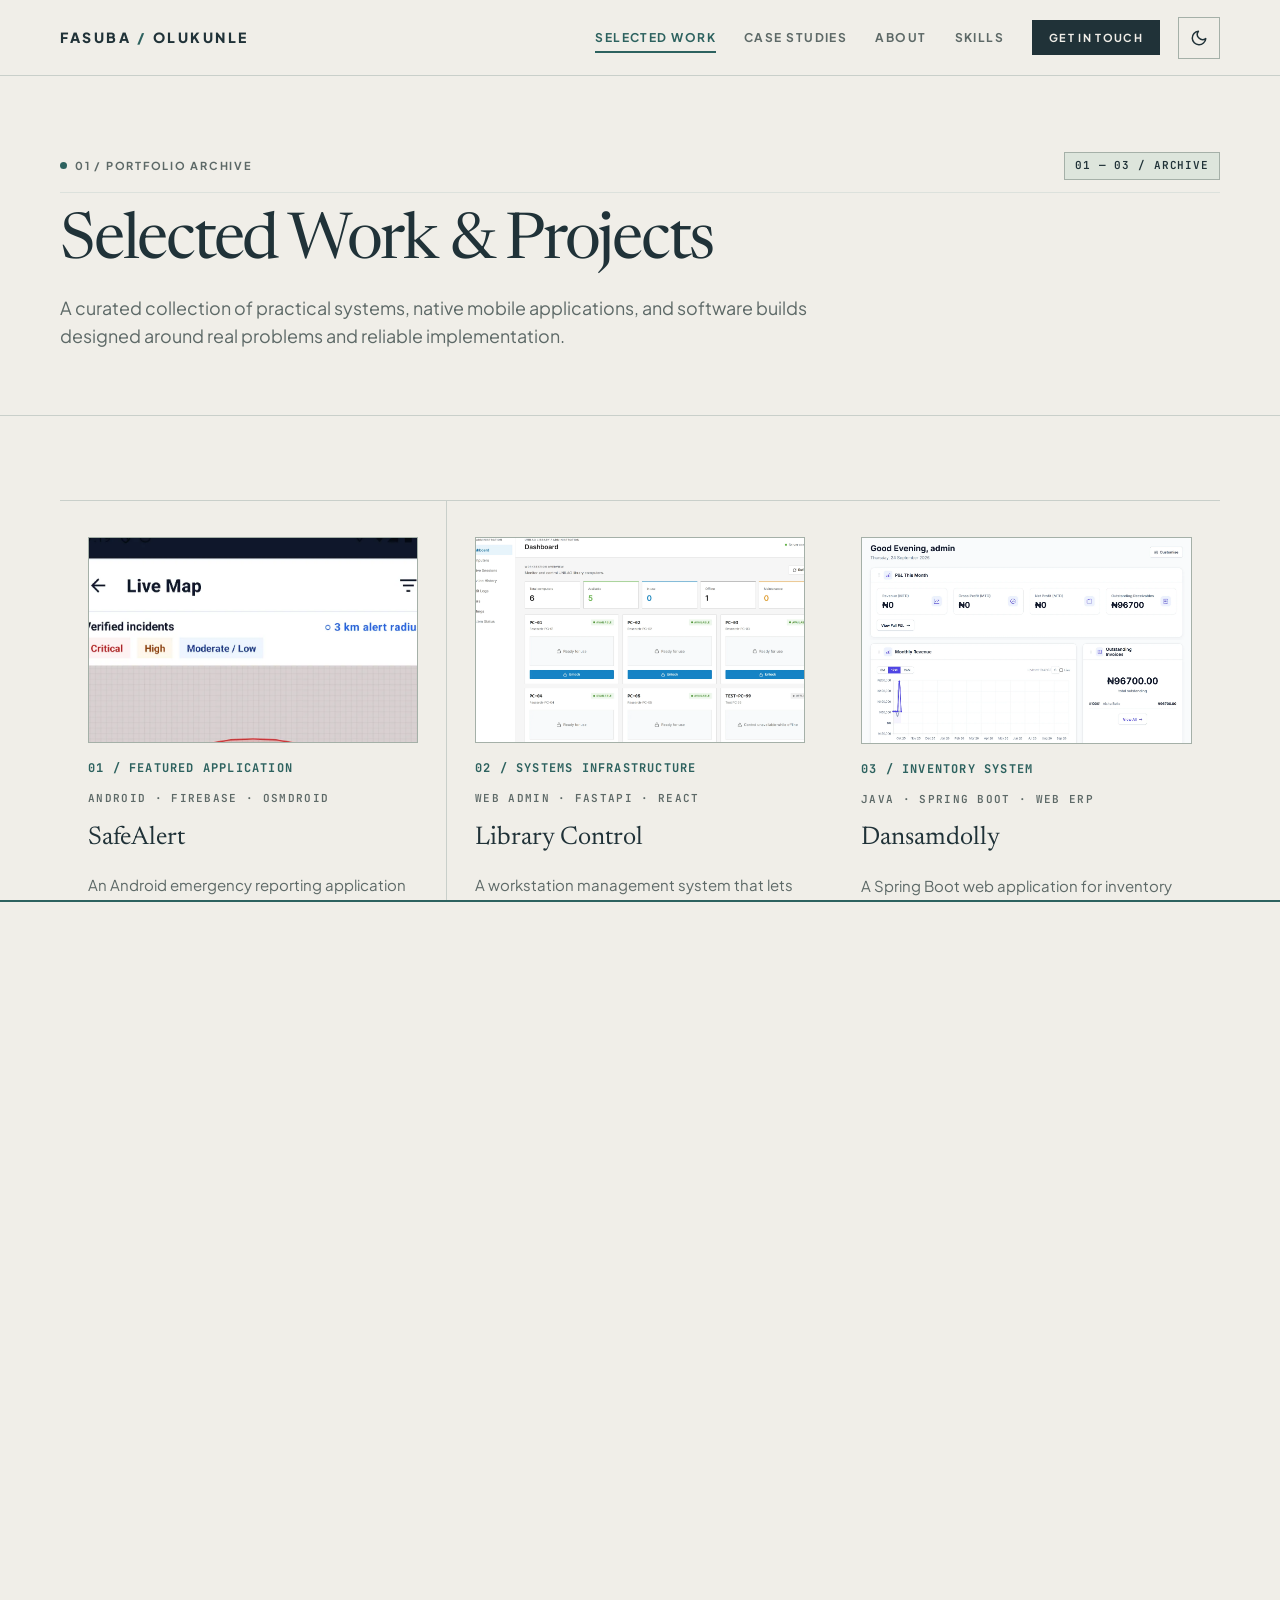
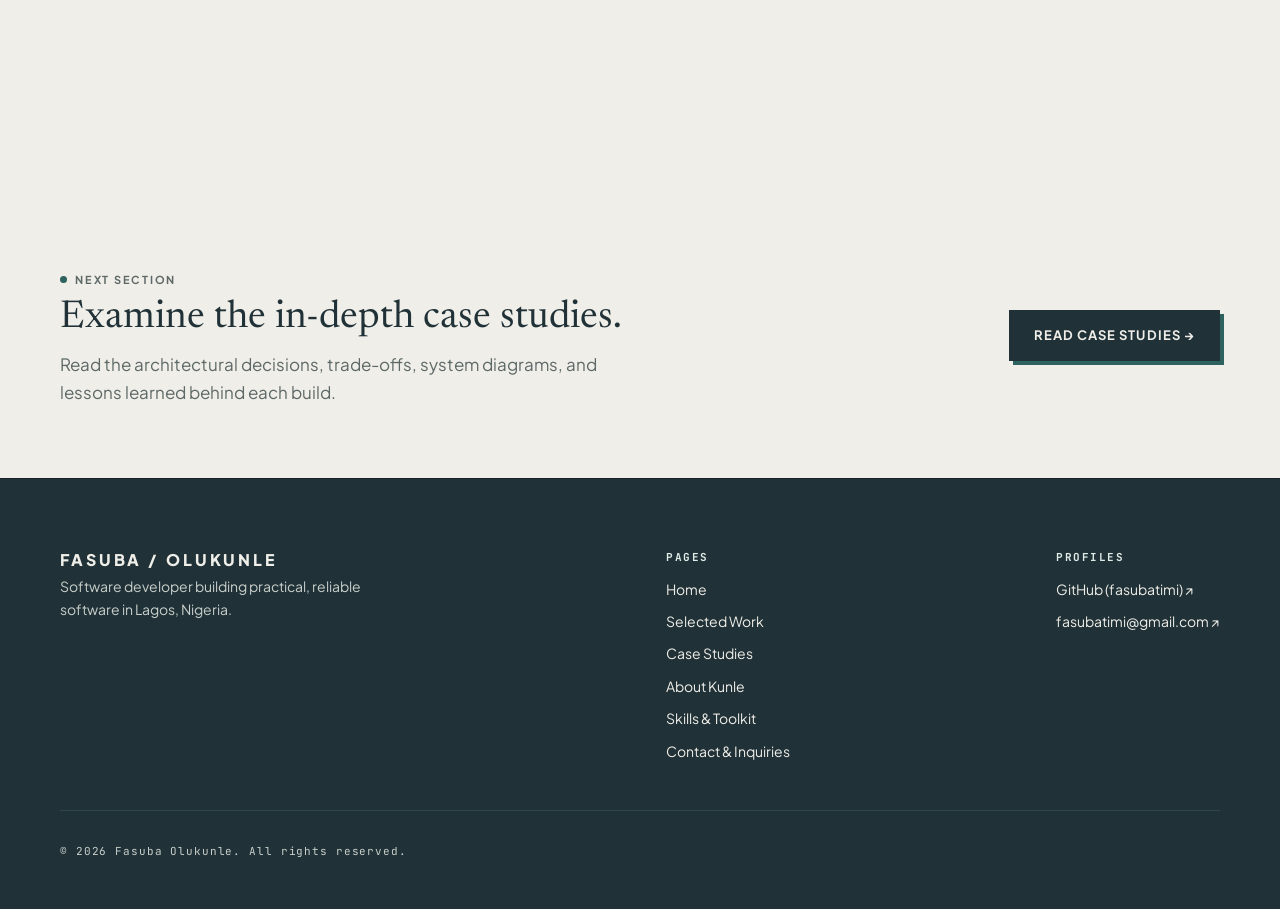
<file: work.html>
<!DOCTYPE html>
<html lang="en">
<head>
  <meta charset="UTF-8">
  <meta name="viewport" content="width=device-width, initial-scale=1.0">
  <meta name="color-scheme" content="light dark">
  <meta name="theme-color" content="#F0EEE8">

  <!-- No-flash theme init: set data-theme before first paint -->
  <script>
    (function () {
      try {
        var s = localStorage.getItem('theme');
        var d = s ? s === 'dark' : window.matchMedia('(prefers-color-scheme: dark)').matches;
        if (d) document.documentElement.setAttribute('data-theme', 'dark');
      } catch (e) {}
    })();
  </script>
  
  <!-- Primary Meta Tags -->
  <title>Selected Work — Fasuba Olukunle</title>
  <meta name="title" content="Selected Work — Fasuba Olukunle">
  <meta name="description" content="Explore selected projects by Fasuba Olukunle (Kunle), including SafeAlert, Library Control, and Dansamdolly.">
  <meta name="author" content="Fasuba Olukunle">

  <!-- Canonical & Social (Open Graph / Twitter) -->
  <link rel="canonical" href="https://fasubatimi.is-a.dev/work.html">
  <meta property="og:type" content="website">
  <meta property="og:site_name" content="Fasuba Olukunle — Portfolio">
  <meta property="og:url" content="https://fasubatimi.is-a.dev/work.html">
  <meta property="og:title" content="Selected Work — Fasuba Olukunle">
  <meta property="og:description" content="Explore selected projects by Fasuba Olukunle (Kunle), including SafeAlert, Library Control, and Dansamdolly.">
  <meta property="og:image" content="https://fasubatimi.is-a.dev/assets/og/og-cover.png">
  <meta property="og:image:width" content="1200">
  <meta property="og:image:height" content="630">
  <meta property="og:image:alt" content="Fasuba Olukunle — Software Developer, Lagos, Nigeria">
  <meta name="twitter:card" content="summary_large_image">
  <meta name="twitter:title" content="Selected Work — Fasuba Olukunle">
  <meta name="twitter:description" content="Explore selected projects by Fasuba Olukunle (Kunle), including SafeAlert, Library Control, and Dansamdolly.">
  <meta name="twitter:image" content="https://fasubatimi.is-a.dev/assets/og/og-cover.png">
  
  <!-- Google Fonts -->
  <link rel="preconnect" href="https://fonts.googleapis.com">
  <link rel="preconnect" href="https://fonts.gstatic.com" crossorigin>
  <link href="https://fonts.googleapis.com/css2?family=JetBrains+Mono:wght@500;600;700&family=Newsreader:ital,opsz,wght@0,6..72,400;0,6..72,600;1,6..72,400;1,6..72,600&family=Plus+Jakarta+Sans:wght@400;500;600;700;800&display=swap" rel="stylesheet">
  
  <!-- Editorial Design System (ZERO GRADIENTS) -->
  <link rel="stylesheet" href="css/style.css">

  <!-- Progressive-enhancement safeguard: show reveal content if JS is disabled -->
  <noscript>
    <style>
      .reveal-on-scroll { opacity: 1 !important; transform: none !important; }
    </style>
  </noscript>
  
  <!-- Favicon SVG -->
  <link rel="icon" type="image/svg+xml" href="data:image/svg+xml,<svg xmlns='http://www.w3.org/2000/svg' viewBox='0 0 32 32'><rect width='32' height='32' fill='%23203238'/><text x='16' y='21' font-family='serif' font-size='15' font-weight='bold' fill='%23F0EEE8' text-anchor='middle'>FO</text></svg>">
</head>
<body>

  <!-- Accessible Skip Link -->
  <a href="#main-content" class="skip-link">Skip to main content</a>

  <!-- ========================================================================
       01. Site Header & Multi-Page Navigation
       ======================================================================== -->
  <header class="site-header" id="site-header">
    <div class="container">
      <a href="index.html" class="header-brand" aria-label="Fasuba Olukunle — Home">
        FASUBA <span>/</span> OLUKUNLE
      </a>

      <!-- Desktop Navigation -->
      <nav class="header-nav" aria-label="Main Portfolio Navigation">
        <a href="work.html" class="nav-link active" aria-current="page">Selected Work</a>
        <a href="case-studies.html" class="nav-link">Case Studies</a>
        <a href="about.html" class="nav-link">About</a>
        <a href="skills.html" class="nav-link">Skills</a>
        <a href="contact.html" class="nav-cta">Get in Touch</a>
      </nav>

      <!-- Mobile Nav Toggle -->
      <button type="button" class="theme-toggle" data-theme-toggle aria-label="Toggle dark theme" title="Toggle theme">
        <svg class="icon-moon" viewBox="0 0 24 24" fill="none" stroke="currentColor" stroke-width="2" stroke-linecap="round" stroke-linejoin="round" aria-hidden="true"><path d="M21 12.79A9 9 0 1 1 11.21 3 7 7 0 0 0 21 12.79z"/></svg>
        <svg class="icon-sun" viewBox="0 0 24 24" fill="none" stroke="currentColor" stroke-width="2" stroke-linecap="round" stroke-linejoin="round" aria-hidden="true"><circle cx="12" cy="12" r="4.2"/><path d="M12 2v2.2M12 19.8V22M4.2 4.2l1.6 1.6M18.2 18.2l1.6 1.6M2 12h2.2M19.8 12H22M4.2 19.8l1.6-1.6M18.2 5.8l1.6-1.6"/></svg>
      </button>

      <button type="button" class="mobile-nav-toggle" aria-label="Toggle navigation menu" aria-expanded="false" aria-controls="mobile-drawer">
        <span></span>
        <span></span>
        <span></span>
      </button>
    </div>
  </header>

  <!-- Mobile Navigation Drawer -->
  <div class="mobile-drawer" id="mobile-drawer" aria-label="Mobile Navigation">
    <nav class="mobile-nav-links">
      <a href="index.html">Home</a>
      <a href="work.html" class="active">Selected Work</a>
      <a href="case-studies.html">Case Studies</a>
      <a href="about.html">About Kunle</a>
      <a href="skills.html">Skills &amp; Tools</a>
      <a href="contact.html">Contact</a>
    </nav>
    <div class="mobile-drawer-footer">
      <span class="meta-eyebrow"><span class="dot-indicator"></span> FASUBA OLUKUNLE · LAGOS, NIGERIA</span>
      <a href="mailto:fasubatimi@gmail.com" class="btn-text-link">fasubatimi@gmail.com ↗</a>
    </div>
  </div>

  <!-- Main Content Landmark -->
  <main id="main-content">

    <!-- ========================================================================
         02. Page Header Banner
         ======================================================================== -->
    <section class="page-header-banner" aria-label="Selected Work Banner">
      <div class="container">
        <div class="page-banner-grid">
          <div class="page-banner-top">
            <span class="meta-eyebrow"><span class="dot-indicator"></span> 01 / PORTFOLIO ARCHIVE</span>
            <span class="editorial-badge">01 — 03 / ARCHIVE</span>
          </div>
          <h1 class="page-banner-title">Selected Work &amp; Projects</h1>
          <p class="page-banner-lead">
            A curated collection of practical systems, native mobile applications, and software builds designed around real problems and reliable implementation.
          </p>
        </div>
      </div>
    </section>

    <!-- ========================================================================
         03. Selected Work Grid
         ======================================================================== -->
    <section class="selected-work-section" aria-label="Project Archive">
      <div class="container">
        
        <div class="work-grid" data-stagger="0.12">
          
          <!-- Project 01: SafeAlert -->
          <article class="work-card reveal-on-scroll">
            <div class="work-card-top">
              <div class="work-card-thumb">
                <picture><source srcset="assets/safealert/gallery/04-map.webp" type="image/webp"><img width="1080" height="2400" src="assets/safealert/gallery/04-map.png" alt="SafeAlert live map with a 3 km verified-incident alert radius" loading="lazy" decoding="async"></picture>
              </div>
              <span class="work-card-number">01 / FEATURED APPLICATION</span>
              <span class="work-card-category">ANDROID · FIREBASE · OSMDROID</span>
              <h2 class="work-card-title">SafeAlert</h2>
              <p class="work-card-desc">
                An Android emergency reporting application designed for instant coordinate broadcasting, live nearby hazard discovery, and community safety awareness with open-source map integration.
              </p>
              <div class="case-tech-tags" style="margin-top: 10px;">
                <span class="tech-tag">Java 17</span>
                <span class="tech-tag">Firebase Auth</span>
                <span class="tech-tag">Realtime DB</span>
                <span class="tech-tag">OSMDroid</span>
              </div>
            </div>

            <div class="work-card-bottom">
              <span class="work-card-status">
                <span class="status-dot"></span> Functional Android Application
              </span>
              <a href="case-studies.html#safealert" class="work-card-action">
                Read full case study <span>↘</span>
              </a>
            </div>
          </article>

          <!-- Project 02: Library Control -->
          <article class="work-card reveal-on-scroll">
            <div class="work-card-top">
              <div class="work-card-thumb">
                <picture><source srcset="assets/library-control/gallery/02-dashboard.webp" type="image/webp"><img width="2880" height="1960" src="assets/library-control/gallery/02-dashboard.png" alt="Library Control web admin dashboard" loading="lazy" decoding="async"></picture>
              </div>
              <span class="work-card-number">02 / SYSTEMS INFRASTRUCTURE</span>
              <span class="work-card-category">WEB ADMIN · FASTAPI · REACT</span>
              <h2 class="work-card-title">Library Control</h2>
              <p class="work-card-desc">
                A workstation management system that lets university research librarians monitor terminal status and manage shared-computer sessions from a web console, backed by a coordinator API and audit logging.
              </p>
              <div class="case-tech-tags" style="margin-top: 10px;">
                <span class="tech-tag">React 19</span>
                <span class="tech-tag">TypeScript</span>
                <span class="tech-tag">FastAPI</span>
                <span class="tech-tag">SQLite</span>
              </div>
            </div>

            <div class="work-card-bottom">
              <span class="work-card-status">
                <span class="status-dot"></span> Functional Web Admin
              </span>
              <a href="case-studies.html#library-control" class="work-card-action">
                Read full case study <span>↘</span>
              </a>
            </div>
          </article>

          <!-- Project 03: Dansamdolly -->
          <article class="work-card reveal-on-scroll">
            <div class="work-card-top">
              <div class="work-card-thumb">
                <picture><source srcset="assets/dansamdolly/gallery/02-dashboard.webp" type="image/webp"><img width="2880" height="3658" src="assets/dansamdolly/gallery/02-dashboard.png" alt="Dansamdolly inventory management dashboard" loading="lazy" decoding="async"></picture>
              </div>
              <span class="work-card-number">03 / INVENTORY SYSTEM</span>
              <span class="work-card-category">JAVA · SPRING BOOT · WEB ERP</span>
              <h2 class="work-card-title">Dansamdolly</h2>
              <p class="work-card-desc">
                A Spring Boot web application for inventory and stock management—products, sales, invoicing, customers, suppliers, warehouses, and reporting—built with a modular architecture and secured access.
              </p>
              <div class="case-tech-tags" style="margin-top: 10px;">
                <span class="tech-tag">Java 17</span>
                <span class="tech-tag">Spring Boot</span>
                <span class="tech-tag">Thymeleaf</span>
                <span class="tech-tag">MySQL</span>
              </div>
            </div>

            <div class="work-card-bottom">
              <span class="work-card-status">
                <span class="status-dot academic"></span> Inventory Management System
              </span>
              <a href="case-studies.html#dansamdolly" class="work-card-action">
                Read full case study <span>↘</span>
              </a>
            </div>
          </article>

        </div>

        <!-- Project Comparison Matrix Table -->
        <div class="project-matrix-card reveal-on-scroll">
          <div class="matrix-header">
            <h3>Project Comparison &amp; Architecture Matrix</h3>
            <p>A cross-project summary of stacks, implementation scope, and current stage.</p>
          </div>

          <table class="matrix-table" aria-label="Projects Comparison Matrix">
            <thead>
              <tr>
                <th scope="col">Project</th>
                <th scope="col">Domain</th>
                <th scope="col">Primary Technologies</th>
                <th scope="col">Kunle’s Role</th>
                <th scope="col">Current Stage</th>
                <th scope="col">Documentation</th>
              </tr>
            </thead>
            <tbody>
              <tr>
                <td><strong>SafeAlert</strong></td>
                <td>Mobile &amp; Cloud</td>
                <td>Java 17, Android SDK, Firebase (Auth/RTDB/Storage), OSMDroid</td>
                <td>Mobile Developer &amp; Architect</td>
                <td><span class="editorial-badge">Functional App</span></td>
                <td><a href="case-studies.html#safealert" class="btn-text-link">Case Study ↗</a></td>
              </tr>
              <tr>
                <td><strong>Library Control</strong></td>
                <td>Systems &amp; Web</td>
                <td>React 19, TypeScript, Vite, FastAPI (Python), SQLite, JWT Auth</td>
                <td>Full-Stack Developer</td>
                <td><span class="editorial-badge">Functional Web Build</span></td>
                <td><a href="case-studies.html#library-control" class="btn-text-link">Case Study ↗</a></td>
              </tr>
              <tr>
                <td><strong>Dansamdolly</strong></td>
                <td>Inventory &amp; Business Software</td>
                <td>Java 17, Spring Boot, Thymeleaf, Spring Security, JPA/Hibernate, MySQL</td>
                <td>Developer &amp; Team Contributor</td>
                <td><span class="editorial-badge">Completed Build</span></td>
                <td><a href="case-studies.html#dansamdolly" class="btn-text-link">Case Study ↗</a></td>
              </tr>
            </tbody>
          </table>
        </div>

      </div>
    </section>

    <!-- ========================================================================
         04. Next Navigation Teaser
         ======================================================================== -->
    <section class="home-section-teaser" aria-label="Next Step Navigation">
      <div class="container">
        <div class="teaser-grid reveal-on-scroll">
          <div>
            <span class="meta-eyebrow"><span class="dot-indicator"></span> NEXT SECTION</span>
            <h2 style="font-size: clamp(1.8rem, 3vw, 2.5rem); margin-top: 6px;">Examine the in-depth case studies.</h2>
            <p style="max-width: 580px; margin-top: 10px;">
              Read the architectural decisions, trade-offs, system diagrams, and lessons learned behind each build.
            </p>
          </div>
          <a href="case-studies.html" class="btn-primary">
            Read Case Studies →
          </a>
        </div>
      </div>
    </section>

  </main>

  <!-- ========================================================================
       05. Site Footer & Colophon
       ======================================================================== -->
  <footer class="site-footer">
    <div class="container">
      
      <div class="footer-top">
        <div class="footer-brand">
          <h3>FASUBA / OLUKUNLE</h3>
          <p>
            Software developer building practical, reliable software in Lagos, Nigeria.
          </p>
        </div>

        <nav class="footer-nav" aria-label="Footer Navigation">
          <h4>Pages</h4>
          <a href="index.html">Home</a>
          <a href="work.html">Selected Work</a>
          <a href="case-studies.html">Case Studies</a>
          <a href="about.html">About Kunle</a>
          <a href="skills.html">Skills &amp; Toolkit</a>
          <a href="contact.html">Contact &amp; Inquiries</a>
        </nav>

        <nav class="footer-nav" aria-label="External Profiles">
          <h4>Profiles</h4>
          <a href="https://github.com/fasubatimi" target="_blank" rel="noopener noreferrer">GitHub (fasubatimi) ↗</a>
          <a href="mailto:fasubatimi@gmail.com">fasubatimi@gmail.com ↗</a>
        </nav>
      </div>

      <div class="footer-bottom">
        <div>
          © 2026 Fasuba Olukunle. All rights reserved.
        </div>
      </div>

    </div>
  </footer>

  <!-- Main Interactive JavaScript -->
  <script src="js/main.js"></script>
</body>
</html>
</file>
<file: css/style.css>
/* ==========================================================================
   KUNLE'S EDITORIAL PORTFOLIO — STYLESHEET
   Design System: Editorial Print-Digital Hybrid
   Rule: SOLID COLORS ONLY. ZERO GRADIENTS.
   Target Palette:
     - Paper Background:    #F0EEE8
     - Main Ink:            #203238
     - Secondary Slate:     #5D6967
     - Deep Teal Accent:    #2D625F
     - Structural Divider:  #C9CFCA
     - Soft Surface Tint:   #DDE5DC
     - SafeAlert Red Accent: #B6544A (SafeAlert scope only)
   ========================================================================== */

/* --------------------------------------------------------------------------
   01. Custom Properties (Design Tokens)
   -------------------------------------------------------------------------- */
:root {
  /* Surface & Base Colors (SOLID FLAT COLORS ONLY - NO GRADIENTS) */
  --color-paper: #F0EEE8;
  --color-paper-light: #F8F7F3;
  --color-paper-warm: #EBE8E1;
  --color-paper-dim: #E2DFD6;
  
  /* Text & Ink Colors */
  --color-ink: #203238;
  --color-ink-dark: #142226;
  --color-ink-soft: #30464E;
  
  /* Secondary & Muted */
  --color-secondary: #5D6967;
  --color-secondary-light: #7E8C8A;
  
  /* Accents & States */
  --color-accent: #2D625F;
  --color-accent-hover: #1F4745;
  --color-accent-light: #E0EBE8;
  
  /* Structural Lines & Borders */
  --color-line: #C9CFCA;
  --color-line-dark: #A5B0A8;
  --color-line-light: #DCE1DC;
  
  /* Feature Surfaces */
  --color-panel: #DDE5DC;
  --color-panel-hover: #D0DBD0;
  
  /* Project-Specific (SafeAlert Only) */
  --color-alert-red: #B6544A;
  --color-alert-dark: #8F3A32;
  --color-alert-surface: #F5EAE8;

  /* Project Accent Dots (Systems / Business builds) */
  --color-dot-systems: #8C6A48;
  --color-dot-business: #4A6572;

  /* Typography */
  --font-serif: 'Newsreader', Georgia, 'Times New Roman', serif;
  --font-sans: 'Plus Jakarta Sans', -apple-system, BlinkMacSystemFont, 'Segoe UI', Roboto, sans-serif;
  --font-mono: 'JetBrains Mono', 'SF Mono', Consolas, Monaco, monospace;
  
  /* Spacing Scale */
  --space-2xs: 4px;
  --space-xs: 8px;
  --space-sm: 16px;
  --space-md: 24px;
  --space-lg: 32px;
  --space-xl: 48px;
  --space-2xl: 64px;
  --space-3xl: 96px;
  --space-4xl: 128px;
  
  /* Layout Dimensions */
  --container-max: 1240px;
  --container-pad: clamp(16px, 4vw, 40px);
  --header-height: 76px;
  
  /* Flat Solid Shadows (NO BLUR GLOWS / NO GRADIENTS) */
  --shadow-flat-sm: 4px 4px 0 var(--color-line-dark);
  --shadow-flat-md: 8px 8px 0 var(--color-line-dark);
  --shadow-flat-lg: 14px 14px 0 var(--color-ink);

  /* Motion Identity — Premium editorial personality (0% overshoot)
     Signature easing: --ease-out-editorial carries entrances & reveals;
     --ease-smooth carries on-screen moves (hover/press/state changes);
     --ease-accelerate carries exits (gentle start, fast departure);
     --ease-curtain is reserved for scene cuts (curtain, title sequence).
     Duration palette: quick = hover/press feedback, standard = cards,
     panels & icons, slow = reveals, modals & page moves. */
  --ease-out-editorial: cubic-bezier(0.16, 1, 0.3, 1);
  --ease-smooth: cubic-bezier(0.4, 0, 0.2, 1);
  --ease-accelerate: cubic-bezier(0.3, 0, 1, 1);
  --ease-curtain: cubic-bezier(0.76, 0, 0.24, 1);
  --dur-quick: 140ms;
  --dur-standard: 300ms;
  --dur-slow: 560ms;
}

/* --------------------------------------------------------------------------
   02. CSS Reset & Base Elements
   -------------------------------------------------------------------------- */
*, *::before, *::after {
  box-sizing: border-box;
  margin: 0;
  padding: 0;
}

html {
  font-size: 16px;
  scroll-behavior: smooth;
  color-scheme: light;
  background-color: var(--color-paper);
}

body {
  font-family: var(--font-sans);
  background-color: var(--color-paper);
  color: var(--color-ink);
  line-height: 1.6;
  -webkit-font-smoothing: antialiased;
  -moz-osx-font-smoothing: grayscale;
  overflow-x: hidden;
  text-rendering: optimizeLegibility;
}

/* Accessible Skip Link */
.skip-link {
  position: absolute;
  top: -60px;
  left: 20px;
  background: var(--color-ink);
  color: var(--color-paper);
  padding: 12px 20px;
  z-index: 9999;
  font-size: 13px;
  font-weight: 700;
  text-decoration: none;
  transition: top 0.2s var(--ease-smooth);
  border: 2px solid var(--color-accent);
}

.skip-link:focus {
  top: 15px;
  outline: none;
}

/* Screen Reader Only Utility */
.sr-only {
  position: absolute;
  width: 1px;
  height: 1px;
  padding: 0;
  margin: -1px;
  overflow: hidden;
  clip: rect(0, 0, 0, 0);
  white-space: nowrap;
  border-width: 0;
}

/* Focus Visible Accessibility */
:focus-visible {
  outline: 2px solid var(--color-accent);
  outline-offset: 3px;
}

/* Container Structure */
.container {
  width: 100%;
  max-width: var(--container-max);
  margin-left: auto;
  margin-right: auto;
  padding-left: var(--container-pad);
  padding-right: var(--container-pad);
}

/* --------------------------------------------------------------------------
   03. Typography & Editorial Accents
   -------------------------------------------------------------------------- */
h1, h2, h3, h4, h5, h6 {
  font-family: var(--font-serif);
  font-weight: 400;
  color: var(--color-ink);
  line-height: 1.15;
}

h1 em, h2 em, h3 em {
  font-style: italic;
  color: var(--color-accent);
}

p {
  color: var(--color-secondary);
  font-size: 1.0625rem;
  line-height: 1.65;
}

a {
  color: inherit;
  text-decoration: none;
  transition: color 0.15s var(--ease-smooth), border-color 0.15s var(--ease-smooth);
}

button {
  font-family: inherit;
  cursor: pointer;
  border: none;
  background: none;
}

/* Section Rule Dividers */
.section-rule {
  width: 100%;
  height: 1px;
  background-color: var(--color-line);
  border: none;
  margin: 0;
}

/* Micro Eyebrows / Meta Labels */
.meta-eyebrow {
  display: inline-flex;
  align-items: center;
  gap: 8px;
  font-family: var(--font-sans);
  font-size: 0.6875rem;
  font-weight: 700;
  letter-spacing: 0.16em;
  text-transform: uppercase;
  color: var(--color-secondary);
}

.meta-eyebrow .dot-indicator {
  width: 7px;
  height: 7px;
  border-radius: 50%;
  background-color: var(--color-accent);
  display: inline-block;
}

.meta-eyebrow .dot-indicator.alert {
  background-color: var(--color-alert-red);
}

/* Editorial Index Pill / Badge */
.editorial-badge {
  display: inline-flex;
  align-items: center;
  padding: 4px 10px;
  background-color: var(--color-panel);
  border: 1px solid var(--color-line-dark);
  font-family: var(--font-mono);
  font-size: 0.6875rem;
  font-weight: 600;
  letter-spacing: 0.08em;
  color: var(--color-ink);
}

/* --------------------------------------------------------------------------
   04. Buttons & Interactive Links
   -------------------------------------------------------------------------- */
.btn-primary {
  display: inline-flex;
  align-items: center;
  justify-content: center;
  gap: 16px;
  padding: 14px 24px;
  background-color: var(--color-ink);
  color: var(--color-paper);
  font-size: 0.8125rem;
  font-weight: 700;
  letter-spacing: 0.08em;
  text-transform: uppercase;
  border: 1px solid var(--color-ink);
  box-shadow: 4px 4px 0 var(--color-accent);
  transition: transform 0.15s var(--ease-smooth), box-shadow 0.15s var(--ease-smooth), background-color 0.15s var(--ease-smooth);
}

.btn-primary:hover {
  transform: translate(-2px, -2px);
  box-shadow: 6px 6px 0 var(--color-accent);
  background-color: var(--color-ink-dark);
  color: #FFFFFF;
}

.btn-primary:active {
  transform: translate(2px, 2px);
  box-shadow: 2px 2px 0 var(--color-accent);
}

.btn-secondary {
  display: inline-flex;
  align-items: center;
  justify-content: center;
  gap: 12px;
  padding: 13px 22px;
  background-color: transparent;
  color: var(--color-ink);
  font-size: 0.8125rem;
  font-weight: 700;
  letter-spacing: 0.08em;
  text-transform: uppercase;
  border: 1px solid var(--color-line-dark);
  box-shadow: 4px 4px 0 var(--color-line);
  transition: transform 0.15s var(--ease-smooth), box-shadow 0.15s var(--ease-smooth), border-color 0.15s var(--ease-smooth), background-color 0.15s var(--ease-smooth);
}

.btn-secondary:hover {
  border-color: var(--color-accent);
  color: var(--color-accent);
  background-color: var(--color-paper-light);
  transform: translate(-2px, -2px);
  box-shadow: 6px 6px 0 var(--color-line-dark);
}

.btn-secondary:active {
  transform: translate(2px, 2px);
  box-shadow: 2px 2px 0 var(--color-line-dark);
}

.btn-text-link {
  display: inline-flex;
  align-items: center;
  gap: 8px;
  font-size: 0.8125rem;
  font-weight: 700;
  letter-spacing: 0.08em;
  text-transform: uppercase;
  color: var(--color-accent);
  border-bottom: 1px solid var(--color-accent);
  padding-bottom: 2px;
  transition: color 0.15s var(--ease-smooth), border-color 0.15s var(--ease-smooth);
}

.btn-text-link:hover {
  color: var(--color-ink);
  border-color: var(--color-ink);
}

/* --------------------------------------------------------------------------
   05. Site Header & Navigation
   -------------------------------------------------------------------------- */
.site-header {
  position: sticky;
  top: 0;
  width: 100%;
  height: var(--header-height);
  background-color: var(--color-paper);
  border-bottom: 1px solid var(--color-line);
  z-index: 1000;
  transition: background-color 0.2s var(--ease-smooth);
}

.site-header .container {
  display: flex;
  align-items: center;
  justify-content: space-between;
  height: 100%;
}

.header-brand {
  display: flex;
  align-items: center;
  font-family: var(--font-sans);
  font-size: 0.875rem;
  font-weight: 800;
  letter-spacing: 0.18em;
  color: var(--color-ink);
}

.header-brand span {
  color: var(--color-accent);
  padding: 0 6px;
}

.header-nav {
  display: flex;
  align-items: center;
  gap: 28px;
}

.nav-link {
  font-size: 0.75rem;
  font-weight: 700;
  letter-spacing: 0.12em;
  text-transform: uppercase;
  color: var(--color-secondary);
  position: relative;
  padding: 6px 0;
  transition: color 0.15s var(--ease-smooth);
}

.nav-link:hover {
  color: var(--color-ink);
}

.nav-link.active {
  color: var(--color-accent);
}

/* Animated underline sweep (grows from left on hover, locked for active) */
.nav-link::after {
  content: '';
  position: absolute;
  bottom: 0;
  left: 0;
  width: 100%;
  height: 2px;
  background-color: var(--color-ink);
  transform: scaleX(0);
  transform-origin: left center;
  transition: transform 0.28s cubic-bezier(0.16, 1, 0.3, 1);
}

.nav-link:hover::after {
  transform: scaleX(1);
}

.nav-link.active::after {
  transform: scaleX(1);
  background-color: var(--color-accent);
}

.nav-cta {
  padding: 8px 16px;
  background-color: var(--color-ink);
  color: var(--color-paper);
  font-size: 0.6875rem;
  font-weight: 700;
  letter-spacing: 0.12em;
  text-transform: uppercase;
  border: 1px solid var(--color-ink);
  transition: background-color 0.15s var(--ease-smooth), transform 0.15s var(--ease-smooth);
}

.nav-cta:hover, .nav-cta.active {
  background-color: var(--color-accent);
  border-color: var(--color-accent);
  color: #FFFFFF;
}

/* Mobile Nav Toggle */
.mobile-nav-toggle {
  display: none;
  flex-direction: column;
  justify-content: center;
  align-items: center;
  gap: 5px;
  width: 44px;
  height: 44px;
  background: transparent;
  border: 1px solid var(--color-line-dark);
  padding: 8px;
}

.mobile-nav-toggle span {
  display: block;
  width: 20px;
  height: 2px;
  background-color: var(--color-ink);
  transition: transform 0.2s var(--ease-smooth), opacity 0.2s var(--ease-smooth);
}

.mobile-nav-toggle[aria-expanded="true"] span:nth-child(1) {
  transform: translateY(7px) rotate(45deg);
}

.mobile-nav-toggle[aria-expanded="true"] span:nth-child(2) {
  opacity: 0;
}

.mobile-nav-toggle[aria-expanded="true"] span:nth-child(3) {
  transform: translateY(-7px) rotate(-45deg);
}

/* Mobile Drawer — visibility/opacity/transform choreography replaces the old
   hard display cut, so the drawer can settle in AND accelerate back out.
   Transitions live in the no-preference block at the end of the stylesheet. */
.mobile-drawer {
  display: flex;
  visibility: hidden;
  opacity: 0;
  transform: translateY(-10px);
  position: fixed;
  top: var(--header-height);
  left: 0;
  right: 0;
  bottom: 0;
  background-color: var(--color-paper);
  border-top: 1px solid var(--color-line);
  padding: var(--space-lg) var(--container-pad);
  z-index: 999;
  flex-direction: column;
  justify-content: space-between;
}

.mobile-drawer.is-open {
  visibility: visible;
  opacity: 1;
  transform: none;
}

.mobile-nav-links {
  display: flex;
  flex-direction: column;
  gap: 20px;
}

.mobile-nav-links a {
  font-family: var(--font-serif);
  font-size: 1.75rem;
  color: var(--color-ink);
  border-bottom: 1px solid var(--color-line);
  padding-bottom: 12px;
}

.mobile-nav-links a.active {
  color: var(--color-accent);
}

.mobile-drawer-footer {
  padding-top: var(--space-lg);
  border-top: 1px solid var(--color-line);
  display: flex;
  flex-direction: column;
  gap: 10px;
}

/* --------------------------------------------------------------------------
   06. Dedicated Subpage Header Banner
   -------------------------------------------------------------------------- */
.page-header-banner {
  padding-top: clamp(48px, 6vw, 76px);
  padding-bottom: clamp(40px, 5vw, 64px);
  background-color: var(--color-paper);
  border-bottom: 1px solid var(--color-line);
}

.page-banner-grid {
  display: flex;
  flex-direction: column;
  gap: 16px;
}

.page-banner-top {
  display: flex;
  justify-content: space-between;
  align-items: baseline;
  flex-wrap: wrap;
  gap: 12px;
  padding-bottom: 12px;
  border-bottom: 1px solid var(--color-line-light);
}

.page-banner-title {
  font-size: clamp(2.4rem, 5vw, 4.2rem);
  line-height: 1.08;
  letter-spacing: -0.035em;
  color: var(--color-ink);
}

.page-banner-lead {
  font-size: clamp(1.05rem, 1.4vw, 1.25rem);
  line-height: 1.6;
  color: var(--color-secondary);
  max-width: 780px;
}

.page-jump-bar {
  display: flex;
  flex-wrap: wrap;
  gap: 10px;
  margin-top: 16px;
}

.jump-pill {
  display: inline-flex;
  align-items: center;
  gap: 6px;
  padding: 6px 14px;
  background-color: var(--color-paper-light);
  border: 1px solid var(--color-line-dark);
  font-family: var(--font-mono);
  font-size: 0.6875rem;
  font-weight: 700;
  letter-spacing: 0.08em;
  color: var(--color-ink);
  transition: background-color 0.15s var(--ease-smooth), border-color 0.15s var(--ease-smooth), color 0.15s var(--ease-smooth);
}

.jump-pill:hover {
  background-color: var(--color-accent);
  border-color: var(--color-accent);
  color: #FFFFFF;
}

/* --------------------------------------------------------------------------
   07. Hero Section & 3D Interactive Phone (Home Page)
   -------------------------------------------------------------------------- */
.hero-section {
  padding-top: clamp(40px, 6vw, 72px);
  padding-bottom: clamp(48px, 8vw, 84px);
  border-bottom: 1px solid var(--color-line);
  position: relative;
  overflow: hidden;
}

.hero-grid {
  display: grid;
  grid-template-columns: minmax(0, 1.15fr) minmax(0, 0.85fr);
  gap: clamp(24px, 3.5vw, 48px);
  align-items: center;
}

.hero-copy {
  display: flex;
  flex-direction: column;
  gap: 20px;
  position: relative;
  z-index: 2;
  min-width: 0;                  /* grid item may shrink to its track; children wrap */
}

.hero-headline {
  font-size: clamp(2.35rem, 5.2vw, 4.4rem);
  line-height: 1.06;
  letter-spacing: -0.04em;
  color: var(--color-ink);
}

.hero-headline em {
  color: var(--color-accent);
  font-style: italic;
}

.hero-lead {
  font-size: clamp(1.05rem, 1.4vw, 1.2rem);
  line-height: 1.6;
  color: var(--color-secondary);
  max-width: 500px;
}

.hero-actions {
  display: flex;
  flex-wrap: wrap;
  align-items: center;
  gap: 16px;
  margin-top: 8px;
}

.hero-meta-strip {
  display: flex;
  align-items: center;
  gap: 24px;
  margin-top: 16px;
  padding-top: 20px;
  border-top: 1px solid var(--color-line);
  font-family: var(--font-mono);
  font-size: 0.6875rem;
  letter-spacing: 0.12em;
  color: var(--color-secondary);
  text-transform: uppercase;
}

.hero-meta-strip span b {
  color: var(--color-ink);
  font-weight: 700;
}

/* 3D Phone Stage */
.hero-stage-wrapper {
  position: relative;
  display: flex;
  justify-content: center;
  align-items: center;
  width: 100%;
  min-height: 480px;
}

.hero-stage {
  position: relative;
  width: 100%;
  height: 460px;
  perspective: 1000px;
  display: grid;
  place-items: center;
  cursor: pointer;
  background: transparent;
  padding: 0;
  border: none;
  transform-style: preserve-3d;
}

/* Orbital Rings (Solid flat rules - NO GRADIENTS) */
.orbit-ring {
  position: absolute;
  border: 1px solid var(--color-line);
  border-radius: 50%;
  pointer-events: none;
}

.orbit-one {
  width: 340px;
  height: 340px;
  transform: rotateX(68deg) rotateZ(-22deg);
}

.orbit-two {
  width: 320px;
  height: 320px;
  transform: rotateY(65deg) rotateZ(25deg);
  border-style: dashed;
}

/* 3D Phone Device Chassis */
.phone-chassis {
  width: 206px;
  height: 416px;
  background-color: var(--color-ink-dark);
  border: 8px solid #142226;
  border-radius: 36px;
  box-shadow: 16px 24px 0 var(--color-line-dark), 24px 36px 0 rgba(32, 50, 56, 0.12);
  position: relative;
  transform-style: preserve-3d;
  transform: rotateY(-18deg) rotateX(12deg) rotateZ(6deg);
  transition: transform 0.28s cubic-bezier(0.25, 1, 0.5, 1);
  will-change: transform;
}

/* Phone Speaker & Notch */
.phone-notch {
  width: 76px;
  height: 14px;
  background-color: #142226;
  border-radius: 0 0 12px 12px;
  position: absolute;
  top: -1px;
  left: calc(50% - 38px);
  z-index: 10;
  display: flex;
  justify-content: center;
  align-items: center;
}

.phone-speaker {
  width: 32px;
  height: 3px;
  background-color: #2E454C;
  border-radius: 2px;
}

/* Phone Screen Surface */
.phone-screen {
  height: 100%;
  background-color: #F8F8F5;
  border-radius: 28px;
  padding: 24px 14px 14px;
  overflow: hidden;
  display: flex;
  flex-direction: column;
  justify-content: space-between;
  position: relative;
}

/* Edge-to-edge screenshot mode for real app captures */
.phone-screen:has(.screen-screenshot-container),
.phone-screen.has-screenshot {
  padding: 0;
  background-color: #0E1618;
}

.phone-screen:has(.screen-screenshot-container) .screen-statusbar,
.phone-screen.has-screenshot .screen-statusbar {
  display: none;
}

/* Screen Top Bar */
.screen-statusbar {
  display: flex;
  justify-content: space-between;
  align-items: center;
  font-family: var(--font-mono);
  font-size: 0.5rem;
  font-weight: 700;
  color: var(--color-ink);
  padding-bottom: 6px;
  border-bottom: 1px solid var(--color-line);
}

.screen-appname {
  font-family: var(--font-sans);
  font-size: 0.6875rem;
  font-weight: 800;
  color: var(--color-ink);
  letter-spacing: 0.04em;
}

.screen-appname span {
  color: var(--color-alert-red);
}

/* Mini Simulated Map Surface (OSMDroid Simulation in Flat Colors) */
.screen-map-container {
  position: relative;
  height: 145px;
  background-color: #E2ECE7;
  border: 1px solid var(--color-line);
  border-radius: 8px;
  margin: 8px 0;
  overflow: hidden;
}

/* Geometric Solid Map Roads */
.map-road-a {
  position: absolute;
  width: 180%;
  height: 14px;
  background-color: #FFFFFF;
  left: -40%;
  top: 42%;
  transform: rotate(26deg);
}

.map-road-b {
  position: absolute;
  width: 160%;
  height: 12px;
  background-color: #FFFFFF;
  left: -20%;
  top: 55%;
  transform: rotate(-38deg);
}

.map-road-c {
  position: absolute;
  width: 14px;
  height: 140%;
  background-color: #FFFFFF;
  left: 65%;
  top: -20%;
  transform: rotate(12deg);
}

.map-park {
  position: absolute;
  width: 50px;
  height: 45px;
  background-color: #D3E4DB;
  top: 10px;
  left: 12px;
  border-radius: 4px;
}

/* Emergency Alert Map Pin */
.map-alert-pin {
  position: absolute;
  top: 38%;
  left: 48%;
  width: 18px;
  height: 18px;
  background-color: var(--color-alert-red);
  border: 4px solid #FFFFFF;
  border-radius: 50%;
  box-shadow: 0 0 0 4px rgba(182, 84, 74, 0.4);
  z-index: 5;
}

.map-user-loc {
  position: absolute;
  bottom: 22%;
  left: 28%;
  width: 10px;
  height: 10px;
  background-color: var(--color-accent);
  border: 2px solid #FFFFFF;
  border-radius: 50%;
  z-index: 4;
}

/* Alert Notification Strip inside Screen */
.screen-alert-strip {
  background-color: var(--color-alert-surface);
  border-left: 3px solid var(--color-alert-red);
  padding: 8px 10px;
  margin-bottom: 8px;
  border-radius: 0 6px 6px 0;
}

.screen-alert-strip strong {
  display: block;
  font-size: 0.625rem;
  font-weight: 800;
  color: var(--color-alert-dark);
  line-height: 1.2;
}

.screen-alert-strip small {
  display: block;
  font-size: 0.5rem;
  color: var(--color-secondary);
  margin-top: 2px;
}

/* Phone Screen Bottom SOS Controls */
.screen-controls {
  display: flex;
  justify-content: space-between;
  align-items: center;
  padding-top: 6px;
}

.screen-sos-btn {
  display: inline-flex;
  align-items: center;
  justify-content: center;
  width: 44px;
  height: 44px;
  background-color: var(--color-alert-red);
  color: #FFFFFF;
  font-weight: 900;
  font-size: 0.6875rem;
  letter-spacing: 0.06em;
  border-radius: 50%;
  border: 2px solid #FFFFFF;
  box-shadow: 2px 2px 0 var(--color-alert-dark);
}

.screen-badge-status {
  font-family: var(--font-mono);
  font-size: 0.5rem;
  font-weight: 700;
  color: var(--color-secondary);
  text-transform: uppercase;
}

/* Actual App Screenshot Container (replaces CSS vector simulations) */
.screen-screenshot-container {
  position: relative;
  flex: 1;
  width: 100%;
  height: 100%;
  overflow: hidden;
  border-radius: 0 0 20px 20px;
  background-color: #F8F8F5;
  display: flex;
  flex-direction: column;
}

.screen-screenshot {
  width: 100%;
  height: 100%;
  object-fit: cover;
  object-position: top center;
  display: block;
}

/* Editorial Floating Feature Badge */
.stage-floating-badge {
  position: absolute;
  left: 0;
  bottom: 12px;
  background-color: var(--color-panel);
  border: 1px solid var(--color-line-dark);
  padding: 12px 18px;
  box-shadow: 4px 4px 0 var(--color-line-dark);
  text-align: left;
  z-index: 20;
  max-width: 260px;
  display: block;
  text-decoration: none;
  transition: background-color 0.15s var(--ease-smooth), border-color 0.15s var(--ease-smooth), transform 0.15s var(--ease-smooth);
}

.stage-floating-badge:hover {
  background-color: #E2ECE5;
  border-color: var(--color-accent);
  transform: translateY(-2px);
}

.stage-floating-badge .badge-tag {
  display: block;
  font-family: var(--font-mono);
  font-size: 0.625rem;
  font-weight: 700;
  letter-spacing: 0.1em;
  color: var(--color-accent);
  text-transform: uppercase;
}

.stage-floating-badge strong {
  display: block;
  font-family: var(--font-serif);
  font-size: 1.15rem;
  font-weight: 400;
  color: var(--color-ink);
  margin-top: 4px;
  white-space: nowrap;
}

.stage-floating-badge .badge-hint {
  display: inline-flex;
  align-items: center;
  gap: 4px;
  font-size: 0.6875rem;
  font-weight: 700;
  color: var(--color-ink);
  margin-top: 6px;
  border-bottom: 1px solid var(--color-ink);
  padding-bottom: 1px;
}

/* --------------------------------------------------------------------------
   08. Selected Work & Project Cards (Work Page & Home Teaser)
   -------------------------------------------------------------------------- */
.selected-work-section {
  padding: clamp(48px, 7vw, 84px) 0;
  background-color: var(--color-paper);
}

.work-header-strip {
  display: flex;
  justify-content: space-between;
  align-items: baseline;
  margin-bottom: var(--space-lg);
  padding-bottom: var(--space-sm);
  border-bottom: 1px solid var(--color-line);
}

.work-header-strip h2 {
  font-size: clamp(1.85rem, 3.4vw, 2.75rem);
  letter-spacing: -0.03em;
}

.work-header-strip .work-counter {
  font-family: var(--font-mono);
  font-size: 0.8125rem;
  letter-spacing: 0.12em;
  color: var(--color-secondary);
}

/* Editorial Work Grid */
.work-grid {
  display: grid;
  grid-template-columns: repeat(3, minmax(0, 1fr));
  border-top: 1px solid var(--color-line);
  border-bottom: 1px solid var(--color-line);
}

.work-card {
  padding: clamp(24px, 3.5vw, 36px) clamp(16px, 2.5vw, 28px);
  display: flex;
  flex-direction: column;
  justify-content: space-between;
  min-height: 380px;
  background-color: var(--color-paper);
  border-right: 1px solid var(--color-line);
  position: relative;
  transition: background-color 0.2s var(--ease-smooth), transform 0.2s var(--ease-smooth);
}

.work-card:last-child {
  border-right: none;
}

.work-card:hover {
  background-color: var(--color-paper-light);
}

.work-card-top {
  display: flex;
  flex-direction: column;
  gap: 12px;
}

/* Representative screenshot thumbnail (top of each work card) */
.work-card-thumb {
  display: block;
  width: 100%;
  aspect-ratio: 16 / 10;
  border: 1px solid var(--color-line-dark);
  background-color: var(--color-paper-light);
  overflow: hidden;
  margin-bottom: 4px;
}

.work-card-thumb img {
  width: 100%;
  height: 100%;
  object-fit: cover;
  object-position: top center;
  display: block;
}

.work-card-number {
  font-family: var(--font-mono);
  font-size: 0.75rem;
  letter-spacing: 0.1em;
  font-weight: 700;
  color: var(--color-accent);
}

.work-card-category {
  font-family: var(--font-mono);
  font-size: 0.6875rem;
  font-weight: 600;
  letter-spacing: 0.12em;
  text-transform: uppercase;
  color: var(--color-secondary);
}

.work-card-title {
  font-size: clamp(1.5rem, 2vw, 2rem);
  line-height: 1.15;
  color: var(--color-ink);
  margin-top: 4px;
}

.work-card-desc {
  font-size: 0.9375rem;
  color: var(--color-secondary);
  line-height: 1.55;
  margin-top: 8px;
}

.work-card-bottom {
  margin-top: var(--space-md);
  padding-top: var(--space-sm);
  border-top: 1px solid var(--color-line-light);
  display: flex;
  flex-direction: column;
  gap: 14px;
}

.work-card-status {
  display: inline-flex;
  align-items: center;
  gap: 6px;
  font-family: var(--font-mono);
  font-size: 0.6875rem;
  font-weight: 600;
  color: var(--color-secondary);
}

.work-card-status .status-dot {
  width: 6px;
  height: 6px;
  border-radius: 50%;
  background-color: var(--color-accent);
}

.work-card-status .status-dot.prototype {
  background-color: #8C6A48;
}

.work-card-status .status-dot.academic {
  background-color: #4A6572;
}

.work-card-action {
  display: inline-flex;
  align-items: center;
  justify-content: space-between;
  width: 100%;
  font-size: 0.75rem;
  font-weight: 700;
  letter-spacing: 0.1em;
  text-transform: uppercase;
  color: var(--color-ink);
  padding-top: 4px;
}

.work-card-action span {
  font-size: 1.125rem;
  transition: transform 0.15s var(--ease-smooth);
}

.work-card:hover .work-card-action span {
  transform: translate(3px, -3px);
  color: var(--color-accent);
}

/* Project Comparison Matrix Table */
.project-matrix-card {
  margin-top: clamp(48px, 6vw, 72px);
  background-color: var(--color-paper-light);
  border: 1px solid var(--color-line-dark);
  padding: clamp(24px, 3.5vw, 36px);
  box-shadow: 6px 6px 0 var(--color-line);
  overflow-x: auto;
}

.matrix-header {
  padding-bottom: 12px;
  border-bottom: 1px solid var(--color-line);
  margin-bottom: 20px;
}

.matrix-header h3 {
  font-size: 1.5rem;
  color: var(--color-ink);
}

.matrix-table {
  width: 100%;
  border-collapse: collapse;
  font-size: 0.875rem;
}

.matrix-table th {
  text-align: left;
  font-family: var(--font-mono);
  font-size: 0.6875rem;
  font-weight: 700;
  letter-spacing: 0.12em;
  text-transform: uppercase;
  color: var(--color-secondary);
  padding: 10px 14px;
  border-bottom: 2px solid var(--color-line);
}

.matrix-table td {
  padding: 14px;
  border-bottom: 1px solid var(--color-line-light);
  color: var(--color-ink);
}

.matrix-table tr:hover td {
  background-color: var(--color-paper);
}

/* --------------------------------------------------------------------------
   09. Dedicated Project Case Studies
   -------------------------------------------------------------------------- */
.case-studies-section {
  padding-top: clamp(56px, 8vw, 96px);
  padding-bottom: clamp(56px, 8vw, 96px);
  background-color: var(--color-paper-light);
}

.case-study-block {
  margin-bottom: clamp(64px, 10vw, 120px);
  padding-bottom: clamp(56px, 8vw, 96px);
  border-bottom: 2px solid var(--color-line);
}

.case-study-block:last-child {
  margin-bottom: 0;
  padding-bottom: 0;
  border-bottom: none;
}

/* Case Study Header */
.case-header {
  margin-bottom: var(--space-xl);
}

.case-header-meta {
  display: flex;
  flex-wrap: wrap;
  align-items: center;
  justify-content: space-between;
  gap: 16px;
  padding-bottom: var(--space-sm);
  border-bottom: 1px solid var(--color-line);
  margin-bottom: var(--space-md);
}

.case-project-num {
  font-family: var(--font-mono);
  font-size: 0.75rem;
  letter-spacing: 0.14em;
  font-weight: 700;
  color: var(--color-accent);
  text-transform: uppercase;
}

.case-status-badge {
  display: inline-flex;
  align-items: center;
  gap: 8px;
  padding: 4px 12px;
  background-color: var(--color-paper);
  border: 1px solid var(--color-line-dark);
  font-family: var(--font-mono);
  font-size: 0.6875rem;
  font-weight: 600;
  letter-spacing: 0.08em;
  text-transform: uppercase;
  color: var(--color-ink);
}

.case-title {
  font-size: clamp(2.2rem, 4.4vw, 3.6rem);
  line-height: 1.1;
  letter-spacing: -0.035em;
  color: var(--color-ink);
  margin-bottom: var(--space-sm);
}

.case-tagline {
  font-size: clamp(1.1rem, 1.5vw, 1.35rem);
  line-height: 1.5;
  color: var(--color-secondary);
  max-width: 820px;
}

/* Case Study Two-Column Grid */
.case-content-grid {
  display: grid;
  grid-template-columns: minmax(0, 310px) minmax(0, 1fr);
  gap: clamp(24px, 4vw, 56px);
  margin-top: var(--space-xl);
}

/* Sticky Case Study Sidebar (Metadata & Facts) */
.case-sidebar {
  display: flex;
  flex-direction: column;
  gap: var(--space-md);
  padding: var(--space-md);
  background-color: var(--color-paper);
  border: 1px solid var(--color-line);
  box-shadow: 4px 4px 0 var(--color-line-dark);
  height: fit-content;
}

.case-fact-group {
  display: flex;
  flex-direction: column;
  gap: 4px;
}

.case-fact-label {
  font-family: var(--font-mono);
  font-size: 0.625rem;
  font-weight: 700;
  letter-spacing: 0.14em;
  text-transform: uppercase;
  color: var(--color-secondary-light);
}

.case-fact-val {
  font-size: 0.9375rem;
  font-weight: 600;
  color: var(--color-ink);
}

.case-tech-tags {
  display: flex;
  flex-wrap: wrap;
  gap: 6px;
  margin-top: 4px;
}

.tech-tag {
  font-family: var(--font-mono);
  font-size: 0.6875rem;
  padding: 3px 8px;
  background-color: var(--color-panel);
  border: 1px solid var(--color-line-dark);
  color: var(--color-ink);
  font-weight: 600;
}

.case-sidebar-actions {
  display: flex;
  flex-direction: column;
  gap: 10px;
  margin-top: var(--space-xs);
  padding-top: var(--space-sm);
  border-top: 1px solid var(--color-line);
}

/* Case Study Main Narrative */
.case-main-narrative {
  display: flex;
  flex-direction: column;
  gap: var(--space-xl);
}

.case-section-item {
  display: flex;
  flex-direction: column;
  gap: 14px;
}

.case-section-item h3 {
  font-size: clamp(1.4rem, 2.2vw, 1.85rem);
  letter-spacing: -0.025em;
  color: var(--color-ink);
  padding-bottom: 8px;
  border-bottom: 1px solid var(--color-line);
}

.case-section-item p {
  font-size: 1.05rem;
  line-height: 1.7;
}

/* Annotated Diagram / Visual Block (Solid Flat Wireframe Style) */
.editorial-diagram-card {
  background-color: var(--color-paper);
  border: 1px solid var(--color-line-dark);
  padding: var(--space-md);
  box-shadow: 6px 6px 0 var(--color-line);
  margin: var(--space-sm) 0;
}

.diagram-header {
  display: flex;
  justify-content: space-between;
  align-items: center;
  font-family: var(--font-mono);
  font-size: 0.6875rem;
  font-weight: 700;
  letter-spacing: 0.1em;
  color: var(--color-secondary);
  padding-bottom: 8px;
  border-bottom: 1px solid var(--color-line);
  margin-bottom: var(--space-md);
}

.diagram-body {
  display: grid;
  grid-template-columns: repeat(auto-fit, minmax(180px, 1fr));
  gap: 16px;
}

.diagram-node {
  background-color: var(--color-paper-light);
  border: 1px solid var(--color-line-dark);
  padding: 14px 16px;
  display: flex;
  flex-direction: column;
  gap: 6px;
}

.diagram-node.active-node {
  border-color: var(--color-accent);
  background-color: var(--color-accent-light);
}

.diagram-node strong {
  font-family: var(--font-sans);
  font-size: 0.875rem;
  font-weight: 700;
  color: var(--color-ink);
}

.diagram-node span {
  font-size: 0.75rem;
  color: var(--color-secondary);
  line-height: 1.4;
}

.diagram-caption {
  font-size: 0.8125rem;
  color: var(--color-secondary);
  font-style: italic;
  margin-top: 10px;
}

/* Feature Bullet List */
.case-list {
  list-style: none;
  display: flex;
  flex-direction: column;
  gap: 12px;
  margin-top: 6px;
}

.case-list li {
  position: relative;
  padding-left: 22px;
  font-size: 1rem;
  color: var(--color-ink-soft);
  line-height: 1.65;
}

.case-list li::before {
  content: '■';
  position: absolute;
  left: 0;
  top: 0.15em;
  color: var(--color-accent);
  font-size: 0.625rem;
  line-height: 1;
}

.case-list li strong {
  color: var(--color-ink);
  font-weight: 700;
}

/* --------------------------------------------------------------------------
   10. About Kunle Section (About Page & Home Teaser)
   -------------------------------------------------------------------------- */
.about-section {
  padding: clamp(56px, 8vw, 96px) 0;
  background-color: var(--color-paper);
}

.about-grid {
  display: grid;
  grid-template-columns: minmax(0, 4.2fr) minmax(0, 5.8fr);
  gap: clamp(24px, 4vw, 56px);
  align-items: start;
}

.about-sidebar {
  display: flex;
  flex-direction: column;
  gap: var(--space-md);
  position: sticky;
  top: calc(var(--header-height) + 32px);
}

.about-eyebrow {
  font-family: var(--font-mono);
  font-size: 0.75rem;
  letter-spacing: 0.14em;
  font-weight: 700;
  color: var(--color-accent);
  text-transform: uppercase;
}

.about-heading {
  font-size: clamp(2.2rem, 3.8vw, 3.4rem);
  line-height: 1.1;
  letter-spacing: -0.03em;
  color: var(--color-ink);
}

.about-factsheet {
  background-color: var(--color-panel);
  border: 1px solid var(--color-line-dark);
  padding: var(--space-md);
  box-shadow: 4px 4px 0 var(--color-line-dark);
  display: flex;
  flex-direction: column;
  gap: 14px;
}

.factsheet-row {
  display: flex;
  justify-content: space-between;
  align-items: center;
  padding-bottom: 8px;
  border-bottom: 1px solid rgba(45, 98, 95, 0.2);
  font-size: 0.8125rem;
}

.factsheet-row:last-child {
  border-bottom: none;
  padding-bottom: 0;
}

.factsheet-row span {
  font-family: var(--font-mono);
  font-size: 0.6875rem;
  letter-spacing: 0.08em;
  color: var(--color-secondary);
  text-transform: uppercase;
}

.factsheet-row strong {
  color: var(--color-ink);
  font-weight: 600;
}

.about-narrative {
  display: flex;
  flex-direction: column;
  gap: var(--space-md);
}

.about-narrative p {
  font-size: 1.125rem;
  line-height: 1.7;
}

.about-principles {
  display: grid;
  grid-template-columns: 1fr 1fr;
  gap: 20px;
  margin-top: var(--space-md);
  padding-top: var(--space-md);
  border-top: 1px solid var(--color-line);
}

.principle-card {
  background-color: var(--color-paper-light);
  border: 1px solid var(--color-line);
  padding: 20px;
  display: flex;
  flex-direction: column;
  gap: 8px;
}

.principle-card h4 {
  font-size: 1.25rem;
  color: var(--color-ink);
}

.principle-card p {
  font-size: 0.875rem;
  line-height: 1.55;
  color: var(--color-secondary);
}

/* --------------------------------------------------------------------------
   11. Skills & Technical Toolkit (Skills Page & Home Teaser)
   -------------------------------------------------------------------------- */
.skills-section {
  padding: clamp(56px, 8vw, 96px) 0;
  background-color: var(--color-paper-warm);
}

.skills-header {
  margin-bottom: var(--space-xl);
  display: flex;
  flex-direction: column;
  gap: 12px;
}

.skills-grid {
  display: grid;
  grid-template-columns: repeat(auto-fit, minmax(260px, 1fr));
  gap: 24px;
}

.skill-category-card {
  background-color: var(--color-paper);
  border: 1px solid var(--color-line-dark);
  padding: var(--space-md);
  box-shadow: 6px 6px 0 var(--color-line);
  display: flex;
  flex-direction: column;
  justify-content: space-between;
  gap: 16px;
  transition: transform 0.2s var(--ease-smooth), box-shadow 0.2s var(--ease-smooth);
}

.skill-category-card:hover {
  transform: translateY(-2px);
  box-shadow: 8px 8px 0 var(--color-accent);
}

.skill-category-header {
  display: flex;
  flex-direction: column;
  gap: 6px;
  padding-bottom: 12px;
  border-bottom: 1px solid var(--color-line);
}

.skill-cat-num {
  font-family: var(--font-mono);
  font-size: 0.6875rem;
  font-weight: 700;
  letter-spacing: 0.1em;
  color: var(--color-accent);
}

.skill-category-header h3 {
  font-size: 1.35rem;
  color: var(--color-ink);
}

.skill-items-list {
  display: flex;
  flex-direction: column;
  gap: 10px;
}

.skill-item {
  display: flex;
  justify-content: space-between;
  align-items: baseline;
  font-size: 0.9375rem;
  color: var(--color-ink);
  font-weight: 600;
}

.skill-item span {
  font-family: var(--font-mono);
  font-size: 0.6875rem;
  color: var(--color-secondary);
  font-weight: 400;
}

.skill-evidence-footer {
  margin-top: 8px;
  padding-top: 10px;
  border-top: 1px dashed var(--color-line);
  font-size: 0.75rem;
  color: var(--color-secondary);
}

.skill-evidence-footer strong {
  color: var(--color-ink);
}

/* --------------------------------------------------------------------------
   12. Contact Section (Contact Page & Home Teaser)
   -------------------------------------------------------------------------- */
.contact-section {
  padding: clamp(56px, 8vw, 100px) 0;
  background-color: var(--color-paper);
}

.contact-grid {
  display: grid;
  grid-template-columns: minmax(0, 1fr) minmax(0, 1.08fr);
  gap: clamp(24px, 4vw, 56px);
}

.contact-info {
  display: flex;
  flex-direction: column;
  gap: 20px;
}

.contact-heading {
  font-size: clamp(2.3rem, 4.2vw, 3.8rem);
  line-height: 1.08;
  letter-spacing: -0.035em;
  color: var(--color-ink);
}

.contact-lead {
  font-size: 1.125rem;
  line-height: 1.6;
  color: var(--color-secondary);
  max-width: 480px;
}

.contact-channels {
  display: flex;
  flex-direction: column;
  gap: 16px;
  margin-top: 12px;
}

.channel-card {
  background-color: var(--color-paper-light);
  border: 1px solid var(--color-line-dark);
  padding: 16px 20px;
  display: flex;
  justify-content: space-between;
  align-items: center;
  transition: border-color 0.15s var(--ease-smooth), background-color 0.15s var(--ease-smooth);
}

.channel-card:hover {
  border-color: var(--color-accent);
  background-color: #FFFFFF;
}

.channel-card-left {
  display: flex;
  flex-direction: column;
  gap: 4px;
}

.channel-label {
  font-family: var(--font-mono);
  font-size: 0.625rem;
  font-weight: 700;
  letter-spacing: 0.14em;
  text-transform: uppercase;
  color: var(--color-secondary);
}

.channel-val {
  font-size: 1.0625rem;
  font-weight: 700;
  color: var(--color-ink);
}

.channel-action-btn {
  padding: 8px 14px;
  background-color: var(--color-panel);
  border: 1px solid var(--color-line-dark);
  font-family: var(--font-mono);
  font-size: 0.6875rem;
  font-weight: 700;
  letter-spacing: 0.08em;
  color: var(--color-ink);
  transition: background-color 0.15s var(--ease-smooth), color 0.15s var(--ease-smooth);
}

.channel-action-btn:hover {
  background-color: var(--color-accent);
  color: #FFFFFF;
  border-color: var(--color-accent);
}

/* Direct Message Composer (Honest mailto generator) */
.contact-composer-card {
  background-color: var(--color-paper-light);
  border: 1px solid var(--color-line-dark);
  padding: clamp(24px, 4vw, 36px);
  box-shadow: 8px 8px 0 var(--color-line-dark);
}

.composer-header {
  padding-bottom: 12px;
  border-bottom: 1px solid var(--color-line);
  margin-bottom: 20px;
}

.composer-header h3 {
  font-size: 1.5rem;
  color: var(--color-ink);
}

.composer-header p {
  font-size: 0.875rem;
  margin-top: 4px;
}

.composer-form {
  display: flex;
  flex-direction: column;
  gap: 16px;
}

.form-group {
  display: flex;
  flex-direction: column;
  gap: 6px;
}

.form-group label {
  font-family: var(--font-mono);
  font-size: 0.6875rem;
  font-weight: 700;
  letter-spacing: 0.1em;
  text-transform: uppercase;
  color: var(--color-secondary);
}

.form-input, .form-textarea {
  width: 100%;
  padding: 12px 14px;
  background-color: var(--color-paper);
  border: 1px solid var(--color-line-dark);
  font-family: var(--font-sans);
  font-size: 0.9375rem;
  color: var(--color-ink);
  border-radius: 0;
  transition: border-color 0.15s var(--ease-smooth), background-color 0.15s var(--ease-smooth);
}

.form-input:focus, .form-textarea:focus {
  outline: none;
  border-color: var(--color-accent);
  background-color: #FFFFFF;
}

.form-textarea {
  resize: vertical;
  min-height: 110px;
}

.composer-submit-row {
  display: flex;
  align-items: center;
  justify-content: space-between;
  gap: 16px;
  margin-top: 8px;
}

.composer-note {
  font-size: 0.75rem;
  color: var(--color-secondary);
  line-height: 1.4;
}

/* Home Page Section Teaser Banners */
.home-section-teaser {
  padding: clamp(48px, 6vw, 72px) 0;
  border-top: 1px solid var(--color-line);
}

.teaser-grid {
  display: flex;
  justify-content: space-between;
  align-items: center;
  flex-wrap: wrap;
  gap: 24px;
}

/* --------------------------------------------------------------------------
   13. Site Footer & Colophon
   -------------------------------------------------------------------------- */
.site-footer {
  background-color: var(--color-ink);
  color: var(--color-paper);
  padding: clamp(48px, 6vw, 72px) 0 clamp(32px, 4vw, 48px);
  border-top: 1px solid var(--color-ink-dark);
}

.footer-top {
  display: flex;
  flex-wrap: wrap;
  justify-content: space-between;
  align-items: flex-start;
  gap: 32px;
  padding-bottom: var(--space-xl);
  border-bottom: 1px solid var(--color-ink-soft);
}

.footer-brand h3 {
  font-family: var(--font-sans);
  font-size: 1rem;
  font-weight: 800;
  letter-spacing: 0.18em;
  color: var(--color-paper);
}

.footer-brand p {
  color: var(--color-line);
  font-size: 0.875rem;
  margin-top: 6px;
  max-width: 340px;
}

.footer-nav {
  display: flex;
  flex-direction: column;
  gap: 10px;
}

.footer-nav h4 {
  font-family: var(--font-mono);
  font-size: 0.6875rem;
  letter-spacing: 0.14em;
  font-weight: 700;
  color: var(--color-accent-light);
  text-transform: uppercase;
  margin-bottom: 4px;
}

.footer-nav a {
  font-size: 0.875rem;
  color: var(--color-paper);
  transition: color 0.15s var(--ease-smooth);
}

.footer-nav a:hover {
  color: var(--color-panel);
}

.footer-bottom {
  display: flex;
  flex-wrap: wrap;
  justify-content: space-between;
  align-items: center;
  gap: 16px;
  padding-top: var(--space-lg);
  font-family: var(--font-mono);
  font-size: 0.6875rem;
  letter-spacing: 0.08em;
  color: var(--color-line);
}

.colophon-badge {
  display: inline-flex;
  align-items: center;
  gap: 8px;
  padding: 4px 10px;
  background-color: var(--color-ink-dark);
  border: 1px solid var(--color-ink-soft);
  color: var(--color-line);
}

/* --------------------------------------------------------------------------
   14. Scroll Reveal & Restrained Motion
   -------------------------------------------------------------------------- */
.reveal-on-scroll {
  opacity: 0;
  transform: translateY(22px);
  transition: opacity 0.6s cubic-bezier(0.16, 1, 0.3, 1),
              transform 0.6s cubic-bezier(0.16, 1, 0.3, 1);
  transition-delay: var(--reveal-delay, 0s);
  will-change: opacity, transform;
}

/* Directional reveal variants (source order after base so they win) */
.reveal-left  { transform: translateX(-26px); }
.reveal-right { transform: translateX(26px); }
.reveal-scale { transform: scale(0.955); }

.reveal-on-scroll.is-visible {
  opacity: 1;
  transform: none;
}

/* --------------------------------------------------------------------------
   15. Responsive Breakpoints
   -------------------------------------------------------------------------- */
@media (max-width: 880px) {
  .hero-grid {
    /* minmax(0, …) like the desktop template: the 3D stage's min-content
       (perspective children) must not widen the single-column track. */
    grid-template-columns: minmax(0, 1fr);
    gap: var(--space-xl);
  }
  
  .hero-stage-wrapper {
    min-height: 400px;
  }
  
  .case-content-grid {
    grid-template-columns: 1fr;
  }
  
  .case-sidebar {
    position: static;
    display: grid;
    grid-template-columns: repeat(auto-fit, minmax(200px, 1fr));
  }
  
  .case-sidebar-actions {
    grid-column: 1 / -1;
  }
  
  .about-grid {
    grid-template-columns: 1fr;
    gap: var(--space-xl);
  }
  
  .about-sidebar {
    position: static;
  }
  
  .contact-grid {
    grid-template-columns: 1fr;
    gap: var(--space-xl);
  }

  .work-grid {
    grid-template-columns: 1fr;
  }
  
  .work-card {
    border-right: none;
    border-bottom: 1px solid var(--color-line);
    min-height: auto;
  }
  
  .work-card:last-child {
    border-bottom: none;
  }
}

@media (max-width: 768px) {
  .header-nav {
    display: none;
  }
  
  .mobile-nav-toggle {
    display: flex;
  }
  
  .matrix-table {
    display: block;
    overflow-x: auto;
  }
  
  .about-principles {
    grid-template-columns: 1fr;
  }
  
  .skills-grid {
    grid-template-columns: 1fr;
  }
  
  .hero-stage {
    height: 380px;
  }
  
  .phone-chassis {
    transform: scale(0.85) rotateY(-14deg) rotateX(10deg) rotateZ(5deg);
  }
  
  .stage-floating-badge {
    bottom: 10px;
    left: 10px;
  }
  
  .hero-meta-strip {
    flex-direction: column;
    align-items: flex-start;
    gap: 8px;
  }
  
  .footer-top {
    flex-direction: column;
  }
  
  .footer-bottom {
    flex-direction: column;
    align-items: flex-start;
  }
}

@media (max-width: 480px) {
  .hero-headline {
    font-size: 2.35rem;
  }
  
  .hero-stage {
    height: 330px;
  }
  
  .phone-chassis {
    transform: scale(0.72) rotateY(-12deg) rotateX(8deg) rotateZ(4deg);
  }
  
  .orbit-one {
    width: 260px;
    height: 260px;
  }
  
  .orbit-two {
    width: 240px;
    height: 240px;
  }
  
  .stage-floating-badge {
    position: relative;
    left: auto;
    bottom: auto;
    width: 100%;
    max-width: 100%;
    margin-top: 16px;
  }
  
  .btn-primary, .btn-secondary {
    width: 100%;
  }
  
  .hero-actions {
    flex-direction: column;
    width: 100%;
  }
}

/* --------------------------------------------------------------------------
   15b. Connected Scroll-Controlled 3D Showcase (save.design reference)
   Rule: SOLID COLORS ONLY. ZERO GRADIENTS.
   -------------------------------------------------------------------------- */
.scroll-showcase-section {
  position: relative;
  width: 100%;
  background-color: var(--color-paper);
  border-bottom: 1px solid var(--color-line);
}

/* 380vh Scroll Track on Desktop */
.showcase-track {
  position: relative;
  width: 100%;
  height: 380vh;
}

/* Pinned Sticky Viewport (sticks cleanly below fixed site header) */
.showcase-sticky-frame {
  position: sticky;
  top: var(--header-height);
  width: 100%;
  height: calc(100vh - var(--header-height));
  height: calc(100dvh - var(--header-height));
  display: flex;
  flex-direction: column;
  justify-content: center;
  overflow: hidden;
  background-color: var(--color-paper);
  z-index: 5;
}

.showcase-container {
  display: flex;
  flex-direction: column;
  height: 100%;
  max-height: 940px;
  justify-content: space-between;
  padding-top: clamp(16px, 2.5vh, 32px);
  padding-bottom: clamp(16px, 2.5vh, 32px);
}

/* Header Milestone Bar & Progress */
.showcase-header-bar {
  display: flex;
  justify-content: space-between;
  align-items: center;
  border-bottom: 1px solid var(--color-line);
  padding-bottom: 14px;
  margin-bottom: 10px;
  gap: 16px;
  flex-wrap: wrap;
}

.showcase-stepper {
  display: flex;
  align-items: center;
  gap: 10px;
}

.step-btn {
  display: inline-flex;
  align-items: center;
  gap: 6px;
  font-family: var(--font-mono);
  font-size: 0.6875rem;
  font-weight: 700;
  letter-spacing: 0.12em;
  color: var(--color-secondary);
  background: transparent;
  border: none;
  cursor: pointer;
  padding: 4px 6px;
  transition: color 0.15s var(--ease-smooth), transform 0.15s var(--ease-smooth);
}

.step-btn:hover {
  color: var(--color-ink);
}

.step-btn.active {
  color: var(--color-accent);
  font-weight: 800;
  border-bottom: 2px solid var(--color-accent);
}

.step-btn .step-num {
  font-size: 0.625rem;
  opacity: 0.85;
}

.step-sep {
  color: var(--color-line-dark);
  font-size: 0.6875rem;
}

.showcase-progress-wrap {
  display: flex;
  align-items: center;
  gap: 12px;
  font-family: var(--font-mono);
  font-size: 0.625rem;
  font-weight: 700;
  letter-spacing: 0.14em;
  color: var(--color-secondary);
}

.progress-bar-track {
  width: 140px;
  height: 6px;
  background-color: var(--color-paper-light);
  border: 1px solid var(--color-line-dark);
  position: relative;
  overflow: hidden;
}

.progress-bar-fill {
  width: 0%;
  height: 100%;
  background-color: var(--color-accent);
  transition: width 0.05s linear;
}

/* Two-Column Stage Layout */
.showcase-stage-grid {
  display: grid;
  grid-template-columns: minmax(0, 1fr) minmax(0, 1.25fr);
  gap: clamp(24px, 4vw, 56px);
  align-items: center;
  flex: 1;
  min-height: 0;
}

/* Left Column: Story Narratives */
.showcase-narrative-col {
  position: relative;
  min-height: 380px;
  display: flex;
  align-items: center;
}

.showcase-story-card {
  position: absolute;
  inset: 0;
  display: flex;
  flex-direction: column;
  justify-content: center;
  gap: 14px;
  opacity: 0;
  pointer-events: none;
  transform: translateY(24px);
  transition: opacity 0.35s cubic-bezier(0.16, 1, 0.3, 1), transform 0.35s cubic-bezier(0.16, 1, 0.3, 1);
}

.showcase-story-card.is-active {
  opacity: 1;
  pointer-events: auto;
  transform: translateY(0);
}

.story-title {
  font-size: clamp(1.85rem, 3.2vw, 2.75rem);
  line-height: 1.1;
  letter-spacing: -0.035em;
  color: var(--color-ink);
}

.story-desc {
  font-size: clamp(0.95rem, 1.15vw, 1.0625rem);
  line-height: 1.6;
  color: var(--color-secondary);
  max-width: 480px;
}

.story-tags {
  display: flex;
  flex-wrap: wrap;
  gap: 8px;
  margin-top: 4px;
}

.story-tag {
  padding: 4px 10px;
  background-color: var(--color-paper-warm);
  border: 1px solid var(--color-line-dark);
  font-family: var(--font-mono);
  font-size: 0.6875rem;
  font-weight: 600;
  color: var(--color-ink);
}

.story-actions {
  display: flex;
  gap: 12px;
  margin-top: 8px;
  flex-wrap: wrap;
}

.story-hint {
  display: inline-flex;
  align-items: center;
  gap: 8px;
  font-family: var(--font-mono);
  font-size: 0.75rem;
  font-weight: 700;
  color: var(--color-accent);
  letter-spacing: 0.1em;
  text-transform: uppercase;
  margin-top: 8px;
}

.scroll-arrow {
  display: inline-block;
  animation: bounceDown 1.8s infinite ease-in-out;
}

@keyframes bounceDown {
  0%, 100% { transform: translateY(0); }
  50% { transform: translateY(6px); }
}

/* Right Column: 3D Stage Viewport */
.showcase-stage-col {
  position: relative;
  width: 100%;
  height: 100%;
  min-height: 440px;
  display: flex;
  justify-content: center;
  align-items: center;
}

.showcase-viewport-3d {
  position: relative;
  width: 100%;
  height: 480px;
  perspective: 1200px;
  transform-style: preserve-3d;
  display: flex;
  justify-content: center;
  align-items: center;
}

/* Base Project 3D Object */
.project-object {
  position: absolute;
  display: flex;
  flex-direction: column;
  align-items: center;
  justify-content: center;
  transform-style: preserve-3d;
  will-change: transform, opacity;
  cursor: pointer;
  text-decoration: none;
  color: inherit;
  transition: filter 0.2s var(--ease-smooth);
}

.project-object:focus-visible {
  outline: 2px solid var(--color-accent);
  outline-offset: 8px;
}

.project-object:hover .object-badge {
  background-color: var(--color-panel);
  border-color: var(--color-accent);
  transform: translateY(-2px);
}

.object-badge {
  display: flex;
  align-items: center;
  gap: 8px;
  margin-top: 14px;
  background-color: var(--color-paper-light);
  border: 1px solid var(--color-line-dark);
  box-shadow: 4px 4px 0 var(--color-line-dark);
  padding: 6px 14px;
  font-family: var(--font-mono);
  font-size: 0.6875rem;
  text-transform: uppercase;
  color: var(--color-ink);
  pointer-events: none;
  transition: background-color 0.15s var(--ease-smooth), border-color 0.15s var(--ease-smooth), transform 0.15s var(--ease-smooth);
}

.object-badge .badge-num {
  font-weight: 800;
  color: var(--color-accent);
}

.object-badge strong {
  font-family: var(--font-sans);
  font-weight: 700;
  letter-spacing: 0.04em;
}

.object-badge small {
  color: var(--color-secondary);
  font-size: 0.625rem;
}

/* --------------------------------------------------------------------------
   Object 1: SafeAlert Phone Chassis
   -------------------------------------------------------------------------- */
.object-phone .phone-body {
  width: 204px;
  height: 412px;
  background-color: var(--color-ink-dark);
  border: 7px solid #142226;
  border-radius: 34px;
  box-shadow: 14px 20px 0 var(--color-line-dark);
  position: relative;
  overflow: hidden;
  transform-style: preserve-3d;
}

/* --------------------------------------------------------------------------
   Object 2: Library Control Terminal Chassis
   -------------------------------------------------------------------------- */
.object-terminal .terminal-body {
  display: flex;
  flex-direction: column;
  align-items: center;
  transform-style: preserve-3d;
}

.terminal-bezel {
  width: 320px;
  height: 240px;
  background-color: #162428;
  border: 7px solid #101B1E;
  border-radius: 8px;
  box-shadow: 14px 20px 0 var(--color-line-dark);
  padding: 8px;
  display: flex;
  flex-direction: column;
  box-sizing: border-box;
}

.terminal-statusbar {
  display: flex;
  justify-content: space-between;
  align-items: center;
  font-family: var(--font-mono);
  font-size: 0.5625rem;
  color: #9BB1AD;
  border-bottom: 1px solid #23373D;
  padding-bottom: 4px;
  margin-bottom: 6px;
}

.terminal-title {
  display: flex;
  align-items: center;
  gap: 5px;
  font-weight: 700;
  letter-spacing: 0.08em;
}

.term-dot {
  width: 6px;
  height: 6px;
  border-radius: 50%;
  background-color: #2D625F;
  display: inline-block;
}

.terminal-host {
  color: #6C8280;
  letter-spacing: 0.06em;
}

.terminal-screen {
  background-color: #101B1E;
  border: 1px solid #23373D;
  padding: 8px 10px;
  display: flex;
  flex-direction: column;
  justify-content: space-between;
  flex: 1;
  box-sizing: border-box;
}

.terminal-grid-header {
  display: flex;
  justify-content: space-between;
  align-items: center;
  font-family: var(--font-mono);
  font-size: 0.5625rem;
  font-weight: 700;
  color: #8CA09C;
  letter-spacing: 0.08em;
  padding-bottom: 4px;
  border-bottom: 1px solid #1E2F35;
}

.term-status-live {
  color: #64C4B4;
}

.terminal-nodes-grid {
  display: grid;
  grid-template-columns: repeat(3, 1fr);
  gap: 6px;
  margin: 6px 0;
}

.term-node {
  border: 1px solid #23373D;
  background-color: #162428;
  padding: 5px 6px;
  display: flex;
  justify-content: space-between;
  align-items: center;
  font-family: var(--font-mono);
  font-size: 0.5625rem;
}

.term-node .node-id {
  font-weight: 700;
  color: #F0EEE8;
}

.term-node.node-active {
  border-color: #2D625F;
}

.term-node.node-active .node-state {
  color: #64C4B4;
}

.term-node.node-locked {
  border-color: #8F3A32;
}

.term-node.node-locked .node-state {
  color: #F38D82;
}

.term-node.node-idle {
  border-color: #8C6A48;
}

.term-node.node-idle .node-state {
  color: #D2A762;
}

.terminal-actions-bar {
  display: flex;
  justify-content: space-between;
  align-items: center;
  background-color: #162428;
  border-top: 1px solid #23373D;
  padding: 5px 8px;
  margin-top: 4px;
}

.term-quick-action {
  display: flex;
  align-items: center;
  gap: 8px;
  width: 100%;
}

.action-label {
  font-family: var(--font-mono);
  font-size: 0.5625rem;
  color: #8CA09C;
  font-weight: 700;
}

.action-btn {
  font-family: var(--font-mono);
  font-size: 0.5rem;
  font-weight: 700;
  padding: 2px 8px;
  border-radius: 2px;
  letter-spacing: 0.06em;
}

.lock-btn {
  background-color: #B6544A;
  color: #FFFFFF;
}

.unlock-btn {
  background-color: #2D625F;
  color: #FFFFFF;
}

.terminal-stand {
  width: 44px;
  height: 28px;
  background-color: #1A282D;
  border: 2px solid #101B1E;
  border-top: none;
}

.terminal-base {
  width: 130px;
  height: 8px;
  background-color: #101B1E;
  border-radius: 2px;
  box-shadow: 4px 4px 0 var(--color-line-dark);
}

/* --------------------------------------------------------------------------
   Object 3: Dansamdolly Engineering Dossier Chassis
   -------------------------------------------------------------------------- */
.object-dossier .dossier-body {
  width: 340px;
  height: 320px;
  background-color: #F8F7F3;
  border: 3px solid #203238;
  box-shadow: 14px 20px 0 var(--color-line-dark);
  padding: 14px 16px;
  display: flex;
  flex-direction: column;
  justify-content: space-between;
  box-sizing: border-box;
}

.dossier-header {
  display: flex;
  justify-content: space-between;
  align-items: center;
  border-bottom: 1px solid var(--color-line);
  padding-bottom: 8px;
}

.dossier-tag {
  font-family: var(--font-mono);
  font-size: 0.5625rem;
  font-weight: 700;
  color: var(--color-accent);
  background-color: var(--color-panel);
  border: 1px solid var(--color-line-dark);
  padding: 2px 8px;
}

.dossier-ref {
  font-family: var(--font-mono);
  font-size: 0.5625rem;
  color: var(--color-secondary);
}

.dossier-project-name {
  display: flex;
  justify-content: space-between;
  align-items: baseline;
  margin: 10px 0 12px;
}

.dossier-project-name h3 {
  font-family: var(--font-serif);
  font-size: 1.5rem;
  color: var(--color-ink);
  line-height: 1;
}

.dossier-label-badge {
  font-family: var(--font-mono);
  font-size: 0.5625rem;
  font-weight: 700;
  color: var(--color-ink);
  background-color: var(--color-paper-warm);
  border: 1px solid var(--color-line-dark);
  padding: 2px 6px;
}

.dossier-schematic {
  display: flex;
  flex-direction: column;
  gap: 5px;
}

.schematic-block {
  border: 1px solid var(--color-line-dark);
  background-color: var(--color-paper-light);
  padding: 6px 10px;
  font-family: var(--font-mono);
}

.schematic-block.highlight {
  background-color: var(--color-panel);
  border-color: var(--color-accent);
}

.block-title {
  display: block;
  font-size: 0.625rem;
  font-weight: 700;
  color: var(--color-ink);
  letter-spacing: 0.06em;
}

.block-sub {
  display: block;
  font-size: 0.5625rem;
  color: var(--color-secondary);
}

.schematic-arrow {
  text-align: center;
  font-size: 0.6875rem;
  color: var(--color-accent);
  line-height: 1;
  font-weight: 700;
}

.dossier-footer-note {
  display: flex;
  justify-content: space-between;
  font-family: var(--font-mono);
  font-size: 0.5625rem;
  color: var(--color-secondary);
  border-top: 1px solid var(--color-line);
  padding-top: 8px;
}

/* Actual Dansamdolly App Screenshot (replaces schematic blueprint) */
.dossier-screenshot-container {
  position: relative;
  flex: 1;
  min-height: 175px;
  overflow: hidden;
  border: 1px solid var(--color-line-dark);
  background-color: #FFFFFF;
  margin: 4px 0 8px;
}

.dossier-screenshot {
  width: 100%;
  height: 100%;
  object-fit: cover;
  object-position: left top;
  display: block;
}

/* --------------------------------------------------------------------------
   Mobile & Tablet Responsive Adjustments for Scroll Showcase
   -------------------------------------------------------------------------- */
@media (max-width: 820px) {
  .showcase-track {
    height: auto !important;
  }
  
  .showcase-sticky-frame {
    position: relative !important;
    top: auto !important;
    height: auto !important;
    overflow: visible !important;
    padding-top: var(--space-xl) !important;
    padding-bottom: var(--space-xl) !important;
  }
  
  .showcase-container {
    max-height: none !important;
  }
  
  .showcase-header-bar {
    display: none !important;
  }
  
  .showcase-stage-grid {
    display: flex !important;
    flex-direction: column !important;
    gap: var(--space-2xl) !important;
  }
  
  .showcase-narrative-col {
    display: none !important;
  }
  
  .showcase-stage-col {
    min-height: auto !important;
  }
  
  .showcase-viewport-3d {
    display: flex !important;
    flex-direction: column !important;
    height: auto !important;
    perspective: none !important;
    gap: var(--space-3xl) !important;
  }
  
  .project-object {
    position: relative !important;
    transform: none !important;
    opacity: 1 !important;
    width: 100% !important;
    max-width: 320px !important;
    margin: 0 auto !important;
  }

  .object-mobile-narrative {
    display: flex !important;
    flex-direction: column;
    gap: 8px;
    margin-top: 14px;
    width: 100%;
    text-align: left;
    padding-top: 12px;
    border-top: 1px solid var(--color-line);
  }
  
  .object-mobile-narrative h3 {
    font-family: var(--font-serif);
    font-size: 1.5rem;
    color: var(--color-ink);
    line-height: 1.1;
  }
  
  .object-mobile-narrative p {
    font-size: 0.875rem;
    line-height: 1.55;
    color: var(--color-secondary);
  }
  
  .object-mobile-narrative .btn-primary {
    width: 100%;
    margin-top: 6px;
    padding: 12px 18px;
    font-size: 0.75rem;
  }
}

.object-mobile-narrative {
  display: none;
}

/* --------------------------------------------------------------------------
   16. Accessibility: Prefers Reduced Motion
   -------------------------------------------------------------------------- */
@media (prefers-reduced-motion: reduce) {
  *, *::before, *::after {
    animation-duration: 0.01ms !important;
    animation-iteration-count: 1 !important;
    transition-duration: 0.01ms !important;
    scroll-behavior: auto !important;
  }
  
  .phone-chassis,
  .project-object {
    transform: none !important;
    transition: none !important;
  }

  .showcase-track {
    height: auto !important;
  }

  .showcase-sticky-frame {
    position: relative !important;
    top: auto !important;
    height: auto !important;
    overflow: visible !important;
  }

  .showcase-viewport-3d {
    perspective: none !important;
  }
  
  .reveal-on-scroll {
    opacity: 1 !important;
    transform: none !important;
    transition: none !important;
  }

  main#main-content {
    animation: none !important;
  }
}

/* --------------------------------------------------------------------------
   17. Page-to-Page Transitions (Editorial Fade + Rise)
   Progressive enhancement: pure-CSS enter fade so content is always visible
   even if JS fails; JS adds `.is-leaving` on <html> to fade out before nav.
   Scoped to no-preference so reduced-motion users get instant navigation.
   -------------------------------------------------------------------------- */
@media (prefers-reduced-motion: no-preference) {
  @keyframes pageEnter {
    from {
      opacity: 0;
      transform: translateY(12px);
    }
    to {
      opacity: 1;
      transform: translateY(0);
    }
  }

  @keyframes pageLeave {
    from {
      opacity: 1;
      transform: translateY(0);
    }
    to {
      opacity: 0;
      transform: translateY(-10px);
    }
  }

  main#main-content {
    animation: pageEnter 0.55s cubic-bezier(0.16, 1, 0.3, 1) both;
  }

  /* Swapping the animation-name cleanly replaces the filled enter animation */
  html.is-leaving main#main-content {
    animation: pageLeave 0.32s cubic-bezier(0.7, 0, 0.84, 0) forwards;
  }
}

/* --------------------------------------------------------------------------
   18. Hover & Micro-Interactions (Gradient-Free)
   -------------------------------------------------------------------------- */

/* Text link underline sweep (footer nav + inline email/repo links) */
.footer-nav a,
a.channel-val {
  position: relative;
  display: inline-block;
}

.footer-nav a::after,
a.channel-val::after {
  content: '';
  position: absolute;
  left: 0;
  bottom: -2px;
  width: 100%;
  height: 1px;
  background-color: currentColor;
  transform: scaleX(0);
  transform-origin: left center;
  transition: transform 0.28s cubic-bezier(0.16, 1, 0.3, 1);
}

.footer-nav a:hover::after,
a.channel-val:hover::after {
  transform: scaleX(1);
}

a.channel-val:hover {
  color: var(--color-accent);
}

/* Header brand subtle shift */
.header-brand {
  transition: opacity 0.2s var(--ease-smooth);
}

.header-brand:hover {
  opacity: 0.7;
}

/* Screenshot zoom-on-hover (clipped by overflow-hidden containers) */
.screen-screenshot,
.dossier-screenshot {
  transition: transform 0.5s cubic-bezier(0.16, 1, 0.3, 1);
}

.hero-stage:hover .screen-screenshot,
.project-object:hover .screen-screenshot,
.project-object:hover .dossier-screenshot {
  transform: scale(1.05);
}

/* Tech / story tag hover lift */
.tech-tag,
.story-tag {
  transition: transform 0.18s var(--ease-smooth), border-color 0.18s var(--ease-smooth), background-color 0.18s var(--ease-smooth), color 0.18s var(--ease-smooth);
}

.tech-tag:hover,
.story-tag:hover {
  transform: translateY(-2px);
  border-color: var(--color-accent);
  color: var(--color-accent);
}

/* Editorial index badges */
.editorial-badge {
  transition: background-color 0.18s var(--ease-smooth), border-color 0.18s var(--ease-smooth), transform 0.18s var(--ease-smooth);
}

.editorial-badge:hover {
  transform: translateY(-2px);
  border-color: var(--color-accent);
}

/* Jump pills nudge */
.jump-pill {
  transition: background-color 0.15s var(--ease-smooth), border-color 0.15s var(--ease-smooth), color 0.15s var(--ease-smooth), transform 0.15s var(--ease-smooth);
}

.jump-pill:hover {
  transform: translateY(-2px);
}

/* Channel card slide-in accent */
.channel-card {
  transition: border-color 0.18s var(--ease-smooth), background-color 0.18s var(--ease-smooth), transform 0.18s var(--ease-smooth), box-shadow 0.18s var(--ease-smooth);
}

.channel-card:hover {
  transform: translateX(4px);
  box-shadow: -4px 4px 0 var(--color-line);
}

/* Principle cards lift */
.principle-card {
  transition: transform 0.2s var(--ease-smooth), border-color 0.2s var(--ease-smooth), box-shadow 0.2s var(--ease-smooth);
}

.principle-card:hover {
  transform: translateY(-3px);
  border-color: var(--color-line-dark);
  box-shadow: 5px 5px 0 var(--color-line);
}

/* Architecture diagram nodes */
.diagram-node {
  transition: transform 0.18s var(--ease-smooth), border-color 0.18s var(--ease-smooth), background-color 0.18s var(--ease-smooth);
}

.diagram-node:hover {
  transform: translateY(-2px);
  border-color: var(--color-accent);
}

/* Work-card whole-card lift (adds to existing background shift) */
.work-card:hover {
  transform: translateY(-3px);
}

/* Case-study jump anchor offset so sticky header doesn't cover targets */
.case-study-block {
  scroll-margin-top: calc(var(--header-height) + 24px);
}

/* Factsheet row hover cue */
.factsheet-row {
  transition: color 0.15s var(--ease-smooth);
}

.factsheet-row:hover strong {
  color: var(--color-accent);
}

/* ==========================================================================
   PROJECT SCREEN GALLERIES + LIGHTBOX
   Real screenshots captured from the running builds. Solid colors, zero gradients.
   ========================================================================== */
.case-gallery-block {
  margin-top: var(--space-xl);
  padding-top: var(--space-lg);
  border-top: 2px solid var(--color-ink);
}

.case-gallery-head {
  display: flex;
  flex-direction: column;
  gap: 8px;
  margin-bottom: var(--space-lg);
}

.case-gallery-title {
  font-size: clamp(1.4rem, 2.2vw, 1.85rem);
  letter-spacing: -0.025em;
  color: var(--color-ink);
}

.case-gallery {
  display: grid;
  grid-template-columns: repeat(auto-fill, minmax(240px, 1fr));
  gap: clamp(14px, 2vw, 22px);
}

.case-gallery--phone { grid-template-columns: repeat(auto-fill, minmax(150px, 1fr)); }
.case-gallery--web   { grid-template-columns: repeat(auto-fill, minmax(300px, 1fr)); }

.shot {
  display: flex;
  flex-direction: column;
  gap: 8px;
  margin: 0;
}
.shot-btn {
  display: block;
  width: 100%;
  padding: 0;
  border: 1px solid var(--color-line-dark);
  background-color: var(--color-paper-light);
  cursor: zoom-in;
  overflow: hidden;
  transition: transform 0.18s var(--ease-smooth), box-shadow 0.18s var(--ease-smooth), border-color 0.18s var(--ease-smooth);
}

.case-gallery--phone .shot-btn { aspect-ratio: 1080 / 2400; }
.case-gallery--web .shot-btn   { aspect-ratio: 16 / 10; }

.shot-btn img {
  display: block;
  width: 100%;
  height: 100%;
  object-fit: cover;
  object-position: top center;
}

.shot-btn:hover {
  transform: translateY(-3px);
  border-color: var(--color-ink);
  box-shadow: var(--shadow-flat-sm);
}

.shot-btn:focus-visible {
  outline: 3px solid var(--color-accent);
  outline-offset: 2px;
}

.shot figcaption {
  font-family: var(--font-mono);
  font-size: 0.6875rem;
  font-weight: 600;
  letter-spacing: 0.04em;
  color: var(--color-secondary);
  text-transform: uppercase;
}
/* Lightbox overlay (built once by JS, reused by every gallery) —
   visibility/opacity base so CSS can fade it in and out (no display cut). */
.lightbox {
  display: flex;
  visibility: hidden;
  opacity: 0;
  position: fixed;
  inset: 0;
  z-index: 10000;
  background-color: rgba(20, 34, 38, 0.94);
  padding: clamp(16px, 4vw, 48px);
  align-items: center;
  justify-content: center;
}

.lightbox.is-open {
  visibility: visible;
  opacity: 1;
}

.lightbox-figure {
  margin: 0;
  display: flex;
  flex-direction: column;
  gap: 14px;
  max-width: min(1100px, 100%);
  max-height: 100%;
  align-items: center;
}

.lightbox-img {
  display: block;
  max-width: 100%;
  max-height: 78vh;
  object-fit: contain;
  border: 1px solid var(--color-line-dark);
  background-color: var(--color-paper);
}

.lightbox-caption {
  font-family: var(--font-mono);
  font-size: 0.8125rem;
  letter-spacing: 0.03em;
  color: var(--color-paper);
  text-align: center;
}
.lightbox-close,
.lightbox-nav {
  position: absolute;
  font-family: var(--font-mono);
  font-size: 0.75rem;
  font-weight: 700;
  letter-spacing: 0.08em;
  text-transform: uppercase;
  color: var(--color-ink);
  background-color: var(--color-paper);
  border: 1px solid var(--color-ink);
  padding: 10px 14px;
  cursor: pointer;
  transition: background-color 0.15s var(--ease-smooth), color 0.15s var(--ease-smooth);
}

.lightbox-close { top: clamp(12px, 3vw, 28px); right: clamp(12px, 3vw, 28px); }
.lightbox-nav.prev { left: clamp(8px, 2vw, 24px); top: 50%; transform: translateY(-50%); }
.lightbox-nav.next { right: clamp(8px, 2vw, 24px); top: 50%; transform: translateY(-50%); }

.lightbox-close:hover,
.lightbox-nav:hover {
  background-color: var(--color-ink);
  color: var(--color-paper);
}

.lightbox-close:focus-visible,
.lightbox-nav:focus-visible {
  outline: 3px solid var(--color-accent-light);
  outline-offset: 2px;
}

.lightbox-counter {
  position: absolute;
  bottom: clamp(12px, 3vw, 28px);
  left: 50%;
  transform: translateX(-50%);
  font-family: var(--font-mono);
  font-size: 0.75rem;
  letter-spacing: 0.1em;
  color: var(--color-paper);
}
@media (max-width: 640px) {
  .case-gallery--web { grid-template-columns: 1fr; }
  .case-gallery--phone { grid-template-columns: repeat(auto-fill, minmax(120px, 1fr)); }
  .lightbox-nav.prev { left: 8px; }
  .lightbox-nav.next { right: 8px; }
}

@media (prefers-reduced-motion: reduce) {
  .shot-btn,
  .lightbox-close,
  .lightbox-nav { transition: none; }
  .shot-btn:hover { transform: none; }
}

/* ==========================================================================
   09. ARCHITECTURE DIAGRAMS, THEME TOGGLE, DARK MODE & POLISH
   Rule still holds: SOLID COLORS ONLY. ZERO GRADIENTS.
   ========================================================================== */

/* --- Inline SVG architecture diagrams (flat, token-driven, dark-aware) --- */
.arch-svg-wrap {
  margin: 0 0 var(--space-md);
  overflow-x: auto;
  -webkit-overflow-scrolling: touch;
}
.arch-svg { display: block; width: 100%; height: auto; min-width: 520px; }
.arch-svg .arch-box { fill: var(--color-paper-light); stroke: var(--color-line-dark); stroke-width: 1.5; }
.arch-svg .arch-box--accent { fill: var(--color-accent-light); stroke: var(--color-accent); }
.arch-svg .arch-box--muted { fill: var(--color-paper-dim); stroke: var(--color-line-dark); }
.arch-svg .arch-boundary { fill: none; stroke: var(--color-line-dark); stroke-width: 1.5; stroke-dasharray: 5 5; }
.arch-svg .arch-flow { stroke: var(--color-line-dark); stroke-width: 1.5; fill: none; }
.arch-svg .arch-title { font-family: var(--font-sans); font-weight: 700; font-size: 13px; fill: var(--color-ink); }
.arch-svg .arch-sub { font-family: var(--font-mono); font-size: 9px; fill: var(--color-secondary); letter-spacing: 0.02em; }
.arch-svg .arch-flow-label { font-family: var(--font-mono); font-size: 8.5px; fill: var(--color-secondary); letter-spacing: 0.03em; }
.arch-svg .arch-zone-label { font-family: var(--font-mono); font-weight: 700; font-size: 9px; fill: var(--color-secondary); letter-spacing: 0.12em; }
.arch-svg .arch-arrow { fill: var(--color-line-dark); }

/* --- Theme toggle control (in header, always visible) --- */
.header-nav { margin-left: auto; }
.theme-toggle {
  display: grid; place-items: center;
  width: 42px; height: 42px; margin-left: 18px; flex-shrink: 0;
  background: transparent; border: 1px solid var(--color-line-dark);
  color: var(--color-ink); cursor: pointer;
  transition: border-color var(--dur-quick) var(--ease-smooth), color var(--dur-quick) var(--ease-smooth), background-color var(--dur-quick) var(--ease-smooth);
}
.theme-toggle:hover { border-color: var(--color-accent); color: var(--color-accent); background-color: var(--color-paper-light); }
/* Sun/moon share one grid cell and crossfade with a quarter-turn roll,
   so the icon flips over instead of hard-cutting between states. */
.theme-toggle svg {
  width: 18px; height: 18px; grid-area: 1 / 1; display: block;
  transition: opacity var(--dur-quick) var(--ease-smooth), transform var(--dur-standard) var(--ease-out-editorial);
}
.theme-toggle .icon-sun  { opacity: 0; transform: rotate(-100deg) scale(0.55); }
.theme-toggle .icon-moon { opacity: 1; transform: rotate(0deg) scale(1); }
[data-theme="dark"] .theme-toggle .icon-sun  { opacity: 1; transform: rotate(0deg) scale(1); }
[data-theme="dark"] .theme-toggle .icon-moon { opacity: 0; transform: rotate(100deg) scale(0.55); }
@media (max-width: 980px) { .theme-toggle { margin-left: auto; margin-right: 12px; width: 40px; height: 40px; } }
/* --- Dark Mode (token inversion only — solid colors, zero gradients) --- */
[data-theme="dark"] {
  --color-paper: #141B1C;
  --color-paper-light: #1B2426;
  --color-paper-warm: #212B2C;
  --color-paper-dim: #0F1516;

  --color-ink: #ECEAE3;
  --color-ink-dark: #FAF9F5;
  --color-ink-soft: #C4CDCA;

  --color-secondary: #9AA6A3;
  --color-secondary-light: #788683;

  --color-accent: #74B7B1;
  --color-accent-hover: #93CBC5;
  --color-accent-light: #1E3230;

  --color-line: #2B3839;
  --color-line-dark: #3C4B4B;
  --color-line-light: #212D2D;

  --color-panel: #1E2A29;
  --color-panel-hover: #26332F;

  --color-alert-red: #DA7A70;
  --color-alert-dark: #E79389;
  --color-alert-surface: #2A1B19;

  --color-dot-systems: #C79A6B;
  --color-dot-business: #82A2B0;

  --shadow-flat-sm: 4px 4px 0 #0A1011;
  --shadow-flat-md: 8px 8px 0 #0A1011;
  --shadow-flat-lg: 14px 14px 0 #05090A;

  color-scheme: dark;
}
/* Dark-mode fixes where text sits on a now-light accent/ink surface */
[data-theme="dark"] .btn-primary:hover { color: var(--color-paper); }
[data-theme="dark"] .nav-cta:hover,
[data-theme="dark"] .nav-cta.active,
[data-theme="dark"] .jump-pill:hover { color: var(--color-paper); }
/* Dark-mode fixes for hardcoded #FFFFFF hover/focus surfaces */
[data-theme="dark"] .channel-card:hover { background-color: var(--color-panel-hover); }
[data-theme="dark"] .form-input:focus,
[data-theme="dark"] .form-textarea:focus { background-color: var(--color-paper-warm); }
[data-theme="dark"] .stage-floating-badge:hover { background-color: var(--color-panel-hover); }
/* --- Contact composer feedback states --- */
.composer-note.is-success { color: var(--color-accent); font-weight: 600; }
.composer-note.is-error { color: var(--color-alert-red); font-weight: 600; }
.composer-form.is-sending { opacity: 0.65; pointer-events: none; }

/* --- 404 / Not Found page --- */
.error-shell { min-height: 60vh; display: flex; align-items: center; padding: clamp(40px, 8vw, 96px) 0; }
.error-block { max-width: 660px; }
.error-code {
  font-family: var(--font-mono); font-weight: 700; line-height: 1;
  font-size: clamp(3.5rem, 12vw, 7rem); letter-spacing: -0.02em; color: var(--color-accent);
}
.error-title { font-size: clamp(1.6rem, 4vw, 2.4rem); margin: 14px 0 10px; color: var(--color-ink); }
.error-lead { font-size: 1.05rem; color: var(--color-ink-soft); max-width: 52ch; line-height: 1.7; }
.error-actions { display: flex; flex-wrap: wrap; gap: 12px; margin-top: 28px; }
.error-links { margin-top: 32px; padding-top: 20px; border-top: 1px solid var(--color-line-dark); display: flex; flex-wrap: wrap; gap: 8px 24px; }
.error-links a { font-family: var(--font-mono); font-size: 0.8rem; color: var(--color-secondary); border-bottom: 1px solid var(--color-line-dark); }
.error-links a:hover { color: var(--color-accent); border-color: var(--color-accent); }

/* ==========================================================================
   19. CINEMATIC LAYER (gradient-free · token-driven · reduced-motion-safe)
   Scroll-progress bar · staged intro reveal · kinetic marquee · magnetic CTA
   ========================================================================== */

/* --- 19a. Global scroll-progress bar (injected into <body> by main.js) --- */
.scroll-progress {
  position: fixed;
  top: 0;
  left: 0;
  right: 0;
  height: 3px;
  z-index: 10000;              /* rides above the sticky header */
  background-color: transparent;
  pointer-events: none;
}
.scroll-progress__bar {
  height: 100%;
  width: 0;
  background-color: var(--color-accent);
  transition: width 0.08s linear;
}

/* --- 19b. Staged intro reveal (CSS-only; plays once on load) --- */
/* Safe default: fully visible if the animation never runs (no-JS / reduced-motion). */
[data-cinematic-intro] > * { opacity: 1; }

@media (prefers-reduced-motion: no-preference) {
  @keyframes introRise {
    from { opacity: 0; transform: translateY(20px); }
    to   { opacity: 1; transform: translateY(0); }
  }
  @keyframes introHeadline {
    from { opacity: 0; transform: translateY(26px); clip-path: inset(0 0 100% 0); }
    to   { opacity: 1; transform: translateY(0);    clip-path: inset(0 0 0 0); }
  }
  [data-cinematic-intro] > * {
    opacity: 0;
    animation: introRise 0.7s cubic-bezier(0.16, 1, 0.3, 1) both;
    animation-delay: calc(0.1s + var(--intro-i, 0) * 0.09s);
    will-change: opacity, transform;
  }
  /* Signature clip-mask rise for the lead headline of the intro block */
  [data-cinematic-intro] .hero-headline,
  [data-cinematic-intro] [data-intro-headline] {
    animation-name: introHeadline;
    animation-duration: 0.95s;
  }
}
/* --- 19c. Kinetic editorial marquee (auto-scroll; pauses on hover) --- */
.marquee {
  border-top: 1px solid var(--color-line-dark);
  border-bottom: 1px solid var(--color-line-dark);
  background-color: var(--color-paper-light);
  overflow: hidden;
  padding: 15px 0;
}
.marquee__track {
  display: flex;
  width: max-content;
  animation: marqueeScroll 40s linear infinite;
  will-change: transform;
}
.marquee:hover .marquee__track,
.marquee:focus-within .marquee__track { animation-play-state: paused; }
.marquee__group { display: flex; align-items: center; flex-shrink: 0; }
.marquee__item {
  font-family: var(--font-mono);
  font-weight: 600;
  font-size: 0.82rem;
  letter-spacing: 0.14em;
  text-transform: uppercase;
  color: var(--color-ink);
  white-space: nowrap;
  padding: 0 clamp(18px, 3vw, 38px);
}
.marquee__sep { color: var(--color-accent); font-size: 0.62rem; }
@keyframes marqueeScroll {
  from { transform: translateX(0); }
  to   { transform: translateX(-50%); }   /* two identical groups → seamless loop */
}

/* --- 19d. Magnetic primary CTAs: main.js sets the inline transform; this
   keeps the spring-back smooth (base .btn-primary already transitions transform). */
.btn-primary { will-change: transform; }

/* --- 19e. Reduced-motion: freeze the marquee into a centered static wrap --- */
@media (prefers-reduced-motion: reduce) {
  .marquee__track {
    animation: none;
    flex-wrap: wrap;
    width: 100%;
    justify-content: center;
  }
  .marquee__group[aria-hidden="true"] { display: none; }
  .scroll-progress__bar { transition: none; }
}

/* ==========================================================================
   20. CINEMATIC SCENES (gradient-free · token-driven · reduced-motion-safe)
   Opening title sequence · scene-cut page curtain · scroll parallax depth
   ========================================================================== */

/* --- 20a. Opening title sequence (homepage · first visit · built by main.js) --- */
.title-seq {
  position: fixed;
  inset: 0;
  z-index: 11000;                          /* above header, progress bar, curtain */
  background-color: var(--color-paper);    /* solid fill — zero gradients */
  display: flex;
  align-items: center;
  justify-content: center;
  overflow: hidden;
  transform: translateY(0);
  transition: transform 0.85s cubic-bezier(0.76, 0, 0.24, 1);
}
.title-seq.is-leaving { transform: translateY(-100%); }   /* curtain lifts to reveal */
.title-seq__inner {
  text-align: center;
  padding: 0 24px;
  display: flex;
  flex-direction: column;
  align-items: center;
  gap: 14px;
}
.title-seq__chapter {
  font-family: var(--font-mono);
  font-size: 0.7rem;
  font-weight: 700;
  letter-spacing: 0.34em;
  text-transform: uppercase;
  color: var(--color-secondary);
}
.title-seq__name {
  font-family: var(--font-serif);
  font-size: clamp(2.4rem, 8vw, 5.2rem);
  font-weight: 400;
  line-height: 1.02;
  color: var(--color-ink);
}
.title-seq__name span { color: var(--color-accent); }
.title-seq__role {
  font-family: var(--font-mono);
  font-size: 0.72rem;
  font-weight: 600;
  letter-spacing: 0.22em;
  text-transform: uppercase;
  color: var(--color-secondary);
}
.title-seq__rule {
  height: 2px;
  width: 88px;
  background-color: var(--color-accent);
  margin-top: 6px;
}
.title-seq__skip {
  position: absolute;
  bottom: 26px;
  left: 0;
  right: 0;
  font-family: var(--font-mono);
  font-size: 0.62rem;
  letter-spacing: 0.2em;
  text-transform: uppercase;
  color: var(--color-secondary);
  opacity: 0.7;
}
@media (prefers-reduced-motion: no-preference) {
  @keyframes titleRise {
    from { opacity: 0; transform: translateY(24px); clip-path: inset(0 0 100% 0); }
    to   { opacity: 1; transform: translateY(0);    clip-path: inset(0 0 0 0); }
  }
  @keyframes titleFade { from { opacity: 0; } to { opacity: 1; } }
  @keyframes ruleWipe  { from { width: 0; } to { width: 88px; } }
  .title-seq__chapter { opacity: 0; animation: titleFade 0.6s ease 0.15s both; }
  .title-seq__name    { opacity: 0; animation: titleRise 0.9s cubic-bezier(0.16, 1, 0.3, 1) 0.35s both; }
  .title-seq__role    { opacity: 0; animation: titleFade 0.7s ease 0.75s both; }
  .title-seq__rule    { animation: ruleWipe 0.7s cubic-bezier(0.16, 1, 0.3, 1) 0.95s both; }
  .title-seq__skip    { opacity: 0; animation: titleFade 0.6s ease 1.5s both; }
}
/* --- 20b. Scene-cut page curtain (solid panel wipe on internal navigation) --- */
.page-curtain {
  position: fixed;
  inset: 0;
  z-index: 10600;                          /* above header + progress, below title */
  background-color: var(--color-paper);    /* solid fill — zero gradients */
  border-top: 2px solid var(--color-accent);
  pointer-events: none;
  transform: translateY(100%);             /* parked below the fold */
  transition: transform 0.52s cubic-bezier(0.76, 0, 0.24, 1);
}
.page-curtain.is-covering { transform: translateY(0); }   /* sweeps up to cover */
@media (prefers-reduced-motion: reduce) {
  .page-curtain { transition: none; }      /* main.js also skips covering here */
}

/* --- 20c. Scroll parallax depth (main.js sets the inline transform per node) --- */
@media (prefers-reduced-motion: no-preference) {
  [data-parallax] { will-change: transform; }
}

/* ==========================================================================
   21. MOTION CRAFT LAYER (Premium editorial personality · zero gradients)
   Built on the :root motion tokens:
     entrances/reveals  → --ease-out-editorial (decelerate, land gently)
     state changes      → --ease-smooth
     exits/dismissals   → --ease-accelerate (gentle start, fast departure)
     quick 140ms · standard 300ms · slow 560ms
   Three motion layers: primary actions keep their existing motion; this
   section adds the secondary (icon/arrow follow-through, drawer cascade)
   and ambient (dot breathing, ring drift) layers, plus modal-grade
   enter/exit for the lightbox. All movement is decorative-only and every
   rule is scoped so reduced-motion users get instant, static UI.
   ========================================================================== */

/* --- 21a. Secondary layer: button arrow follow-through on hover --- */
.btn-primary span,
.btn-secondary span {
  display: inline-block;
  transition: transform var(--dur-quick) var(--ease-out-editorial);
}
.btn-primary:hover span   { transform: translateY(3px); }   /* ↓ leans into the scroll */
.btn-secondary:hover span { transform: translate(2px, -2px); } /* ↗ points onward */

/* --- 21b. Ambient layer: status dots breathe, orbit rings drift --- */
@media (prefers-reduced-motion: no-preference) {
  .status-dot,
  .meta-eyebrow .dot-indicator {
    animation: dotBreath 2.6s ease-in-out infinite;   /* sine-ish seamless loop */
  }
  .orbit-one { animation: orbitSwayA 18s ease-in-out infinite; }
  .orbit-two { animation: orbitSwayB 24s ease-in-out infinite; } /* counter-phase */
}
@keyframes dotBreath {
  0%, 100% { opacity: 1;    transform: scale(1); }
  50%      { opacity: 0.55; transform: scale(0.8); }
}
@keyframes orbitSwayA {
  0%, 100% { transform: rotateX(68deg) rotateZ(-26deg); }
  50%      { transform: rotateX(65deg) rotateZ(-18deg); }
}
@keyframes orbitSwayB {
  0%, 100% { transform: rotateY(65deg) rotateZ(21deg); }
  50%      { transform: rotateY(62deg) rotateZ(30deg); }
}

/* --- 21c. Mobile drawer: settle in / accelerate out + link cascade --- */
/* Choreography budget: 6 links × 40ms steps = 240ms < 500ms stagger cap.
   Base states are set unconditionally (instant for reduced motion);
   only the timed transitions are gated behind no-preference. */
@media (prefers-reduced-motion: no-preference) {
  .mobile-drawer {
    transition: opacity var(--dur-standard) var(--ease-accelerate),
                transform var(--dur-standard) var(--ease-accelerate),
                visibility 0s linear var(--dur-standard);   /* hold visible while fading out */
  }
  .mobile-drawer.is-open {
    transition: opacity var(--dur-standard) var(--ease-out-editorial),
                transform var(--dur-standard) var(--ease-out-editorial),
                visibility 0s linear 0s;
  }
  .mobile-nav-links a {
    opacity: 0;
    transform: translateY(-8px);
    transition: opacity var(--dur-standard) var(--ease-out-editorial),
                transform var(--dur-standard) var(--ease-out-editorial);
  }
  .mobile-drawer.is-open .mobile-nav-links a { opacity: 1; transform: none; }
  .mobile-drawer.is-open .mobile-nav-links a:nth-child(1) { transition-delay: 40ms; }
  .mobile-drawer.is-open .mobile-nav-links a:nth-child(2) { transition-delay: 80ms; }
  .mobile-drawer.is-open .mobile-nav-links a:nth-child(3) { transition-delay: 120ms; }
  .mobile-drawer.is-open .mobile-nav-links a:nth-child(4) { transition-delay: 160ms; }
  .mobile-drawer.is-open .mobile-nav-links a:nth-child(5) { transition-delay: 200ms; }
  .mobile-drawer.is-open .mobile-nav-links a:nth-child(6) { transition-delay: 240ms; }
}

/* --- 21d. Lightbox: modal-grade enter/exit + figure rise --- */
@media (prefers-reduced-motion: no-preference) {
  .lightbox {
    transition: opacity var(--dur-standard) var(--ease-accelerate),
                visibility 0s linear var(--dur-standard);
  }
  .lightbox.is-open {
    transition: opacity var(--dur-standard) var(--ease-out-editorial),
                visibility 0s linear 0s;
  }
  .lightbox-figure {
    transform: translateY(16px) scale(0.985);
    transition: transform var(--dur-slow) var(--ease-out-editorial);
  }
  .lightbox.is-open .lightbox-figure { transform: none; }
}

/* --- 21e. State feedback: copy-success settle, composer error shake --- */
/* Success: gentle scale settle (Premium = no overshoot) as the label swaps. */
@keyframes copiedPop {
  0%   { transform: scale(0.97); }
  100% { transform: scale(1); }
}
[data-copy-email].is-copied {
  animation: copiedPop var(--dur-standard) var(--ease-out-editorial);
}

/* Error: firm horizontal shake, 2.5 oscillations, sharp stops, no overshoot. */
@keyframes inputShake {
  0%, 100% { transform: translateX(0); }
  20%      { transform: translateX(-9px); }
  40%      { transform: translateX(7px); }
  60%      { transform: translateX(-5px); }
  80%      { transform: translateX(3px); }
}
.shake-invalid {
  animation: inputShake 0.38s ease-in-out;
}

/* Composer status notes arrive with a small decelerate rise, not a hard swap. */
@media (prefers-reduced-motion: no-preference) {
  .composer-note.is-success,
  .composer-note.is-error {
    animation: noteArrive var(--dur-standard) var(--ease-out-editorial);
  }
}
@keyframes noteArrive {
  from { opacity: 0; transform: translateY(6px); }
  to   { opacity: 1; transform: none; }
}

/* --- 21f. Header scene-in settle (companion to the pageEnter rise) --- */
@media (prefers-reduced-motion: no-preference) {
  @keyframes headerSettle {
    from { opacity: 0; transform: translateY(-10px); }
    to   { opacity: 1; transform: none; }
  }
  .site-header {
    animation: headerSettle 0.55s var(--ease-out-editorial) both;
  }
}

/* ==========================================================================
   22. SCROLLYTELLING SCENES (gradient-free · token-driven · reduced-motion-safe)
   The homepage reads as a five-act scroll film. main.js measures each scene
   once per frame and writes a single 0..1 progress value as a custom
   property; CSS owns every visual mapping. Default states (no JS, reduced
   motion, small screens) are fully readable and static.
     Act 1  hero exit        — depth-layered scrubbed departure
     Act 2  manifesto        — pinned word-by-word illumination
     Act 3  work deck        — sticky editorial panels that stack
     Act 4  capabilities     — pinned horizontal pan
     Act 5  contact finale   — masked-line reveal
   ========================================================================== */

/* --- 22a. Act 1 · Hero exit rigs (main.js sets inline transform/opacity) --- */
@media (prefers-reduced-motion: no-preference) {
  .hero-copy > *,
  .hero-stage-wrapper {
    will-change: transform, opacity;
  }
}

/* --- 22b. Act 2 · Manifesto (pinned word illumination) --- */
.manifesto-section {
  background-color: var(--color-paper);
  position: relative;            /* cap-section's border-top closes the seam */
}
.manifesto-track {
  /* Unpinned default (no JS / reduced motion / mobile): plain padded block. */
  padding: clamp(64px, 10vh, 120px) 0;
}
.has-scene-js .manifesto-track {
  height: 240vh;                 /* scrub runway */
  padding: 0;
}
.manifesto-sticky {
  position: sticky;
  top: 0;
  min-height: 100vh;
  display: flex;
  flex-direction: column;
  justify-content: center;
  align-items: flex-start;
  gap: clamp(24px, 4vh, 44px);
  padding-left: var(--container-pad);
  padding-right: var(--container-pad);
  padding-top: var(--header-height);
  max-width: var(--container-max);
  margin: 0 auto;
}
.manifesto-text {
  font-family: var(--font-serif);
  font-size: clamp(1.7rem, 3.4vw, 3.05rem);
  line-height: 1.3;
  letter-spacing: -0.02em;
  color: var(--color-ink);
  max-width: 21em;
  font-weight: 400;
}
.manifesto-text em {
  font-style: italic;
  color: var(--color-accent);
}
.manifesto-word {
  display: inline-block;         /* transforms need a box; spaces live outside spans */
  white-space: pre;
}
.manifesto-foot {
  min-height: 2.4em;             /* reserve the row so the reveal never shifts layout */
}
/* Lit mapping: one custom property (--mp) drives every word. Each word i
   lights up across a 6-word burn window as --mp sweeps 0..1. */
.has-scene-js .manifesto-word {
  --lit: clamp(0, calc((var(--mp, 0) * (var(--mw-total, 30) + 5) - var(--wi, 0)) / 6), 1);
  opacity: calc(0.12 + 0.88 * var(--lit));
  transform: translateY(calc((1 - var(--lit)) * 0.14em));
  will-change: opacity, transform;
}
.has-scene-js .manifesto-foot {
  opacity: clamp(0, calc((var(--mp, 0) - 0.86) * 9), 1);
  transform: translateY(calc(clamp(0, calc((0.96 - var(--mp, 0)) * 10), 1) * 8px));
  transition: none;
}

/* --- 22c. Act 3 · Selected Work deck (CSS-only sticky stack + JS scale) --- */
.work-deck-section {
  padding: clamp(48px, 7vw, 84px) 0 clamp(56px, 8vh, 96px);
  background-color: var(--color-paper);
}
.work-deck {
  display: flex;
  flex-direction: column;
  gap: 13vh;
}
.deck-card {
  position: sticky;
  top: calc(var(--header-height) + 16px + var(--deck-i, 0) * 20px);
  display: grid;
  grid-template-columns: minmax(0, 0.85fr) minmax(0, 1.15fr);
  gap: clamp(20px, 3vw, 44px);
  background-color: var(--color-paper-light);
  border: 1px solid var(--color-line-dark);
  box-shadow: var(--shadow-flat-md);
  padding: clamp(18px, 2.4vw, 34px);
  min-height: min(56vh, 520px);
  transform-origin: 50% 0%;
  position: -webkit-sticky;      /* Safari */
  position: sticky;
}
.deck-card__media {
  display: flex;
  min-height: 320px;
}
.deck-card__media .work-card-thumb {
  flex: 1;
  height: auto;
  min-height: 0;
  aspect-ratio: auto;            /* fill the column; body column sets row height */
  margin-bottom: 0;
}
.deck-card__body {
  display: flex;
  flex-direction: column;
  padding: clamp(6px, 1.4vw, 18px) clamp(2px, 1vw, 10px) clamp(2px, 0.6vw, 6px);
  min-width: 0;
}
.deck-card__head {
  display: flex;
  align-items: baseline;
  justify-content: space-between;
  gap: 16px;
  flex-wrap: wrap;
}
.deck-card__title {
  font-size: clamp(2rem, 3.6vw, 3.1rem);
  line-height: 1.08;
  letter-spacing: -0.03em;
  margin-top: 14px;
}
.deck-card__body .work-card-desc {
  font-size: clamp(0.95rem, 1.15vw, 1.0625rem);
  max-width: 52ch;
  margin-top: 12px;
}
.deck-card__foot {
  margin-top: auto;
  padding-top: var(--space-md);
  border-top: 1px solid var(--color-line);
  display: flex;
  align-items: center;
  justify-content: space-between;
  gap: 18px;
  flex-wrap: wrap;
}
.deck-card__dim {
  position: absolute;
  inset: 0;
  background-color: var(--color-paper);
  opacity: 0;
  pointer-events: none;
  z-index: 3;
}
/* Scale/dim mapping: --deck-q rises 0→1 as the NEXT card travels up to pin.
   Default 0 = untouched card, so no-JS and reduced-motion render static. */
.has-scene-js .deck-card {
  transform: translateY(calc(var(--deck-q, 0) * -12px))
             scale(calc(1 - var(--deck-q, 0) * 0.05));
}
.has-scene-js .deck-card__dim {
  opacity: calc(var(--deck-q, 0) * 0.38);
}
@media (prefers-reduced-motion: no-preference) {
  .has-scene-js .deck-card { will-change: transform; }
}

/* --- 22d. Act 4 · Capabilities horizontal pan --- */
.cap-section {
  background-color: var(--color-paper-warm);
  border-top: 1px solid var(--color-line);
  border-bottom: 1px solid var(--color-line);
}
.cap-runway {
  /* Unpinned default: plain section. Pinned runway is desktop+JS only. */
  padding: clamp(64px, 10vh, 110px) 0;
}
.cap-sticky {
  position: sticky;
  top: 0;
  min-height: 100vh;
  display: flex;
  flex-direction: column;
  justify-content: center;
  gap: clamp(24px, 4vh, 44px);
  padding-top: calc(var(--header-height) + 16px);
  padding-bottom: 32px;
}
.cap-head h2 {
  font-size: clamp(1.7rem, 2.7vw, 2.45rem);
  letter-spacing: -0.03em;
  max-width: 620px;
}
.cap-rule {
  display: block;
  height: 2px;
  width: 100%;
  background-color: var(--color-accent);
  margin-top: 18px;
  transform: none;               /* fully drawn without JS */
}
.has-scene-js .cap-rule {
  transform: scaleX(var(--cap-p, 0));
  transform-origin: left center;
  will-change: transform;
}
.cap-track {
  display: flex;
  gap: clamp(16px, 2vw, 28px);
  overflow-x: auto;
  scroll-snap-type: x proximity;
  padding: 10px 2px 26px;
  scrollbar-width: none;
}
.cap-track::-webkit-scrollbar { display: none; }
.cap-panel {
  flex: 0 0 clamp(300px, 34vw, 440px);
  scroll-snap-align: center;
  background-color: var(--color-paper-light);
  border: 1px solid var(--color-line-dark);
  box-shadow: var(--shadow-flat-sm);
  padding: clamp(20px, 2.2vw, 30px);
  display: flex;
  flex-direction: column;
  gap: 16px;
  min-height: clamp(320px, 44vh, 420px);
}
.cap-panel h3 {
  font-size: clamp(1.45rem, 1.9vw, 1.8rem);
  letter-spacing: -0.02em;
}
.cap-list {
  list-style: none;
}
.cap-list li {
  display: flex;
  align-items: baseline;
  justify-content: space-between;
  gap: 16px;
  padding: 10px 0;
}
.cap-list li + li {
  border-top: 1px solid var(--color-line-light);
}
.cap-list li b {
  font-weight: 600;
  font-size: 0.925rem;
  color: var(--color-ink);
}
.cap-list li span {
  font-family: var(--font-mono);
  font-size: 0.62rem;
  font-weight: 600;
  letter-spacing: 0.13em;
  text-transform: uppercase;
  color: var(--color-secondary);
  text-align: right;
  white-space: nowrap;
}
.cap-proof {
  margin-top: auto;
  padding-top: 14px;
  border-top: 1px solid var(--color-line);
  font-family: var(--font-mono);
  font-size: 0.66rem;
  font-weight: 600;
  letter-spacing: 0.13em;
  text-transform: uppercase;
  color: var(--color-secondary);
}
.cap-proof a {
  color: var(--color-accent);
  text-decoration: underline;
  text-underline-offset: 3px;
}
.cap-proof a:hover { color: var(--color-ink); }
.cap-panel--cta {
  justify-content: center;
  align-items: flex-start;
  gap: 14px;
  background-color: var(--color-panel);
  flex-basis: clamp(240px, 24vw, 320px);
  color: var(--color-ink);
}
.cap-cta-arrow {
  font-family: var(--font-serif);
  font-size: 2.6rem;
  line-height: 1;
  color: var(--color-accent);
  transition: transform var(--dur-standard) var(--ease-out-editorial);
}
.cap-panel--cta:hover .cap-cta-arrow { transform: translateX(8px); }
.cap-cta-label {
  font-size: 1.05rem;
  font-weight: 700;
  letter-spacing: -0.01em;
}
/* Pinned pan (desktop + JS only): the runway becomes the scroll scrub length,
   the sticky frame clips, and main.js transforms the track. */
@media (min-width: 881px) {
  .has-scene-js .cap-runway {
    height: 310vh;
    padding: 0;
  }
  .has-scene-js .cap-sticky {
    overflow: hidden;
  }
  .has-scene-js .cap-track {
    overflow: visible;
    will-change: transform;
  }
}

/* --- 22e. Act 5 · Contact finale (masked-line reveal) --- */
.finale-section {
  /* Compact enough that the whole statement, CTAs and footer share the last
     viewport at max scroll — the reveal happens on the way in. */
  padding: clamp(56px, 8vh, 96px) 0 clamp(48px, 7vh, 80px);
  background-color: var(--color-paper);
  border-bottom: 1px solid var(--color-line);
}
.finale-title {
  font-size: clamp(2.5rem, 6.2vw, 5.2rem);
  line-height: 1.06;
  letter-spacing: -0.035em;
  display: flex;
  flex-direction: column;
  align-items: flex-start;
}
.finale-line { display: block; }
.finale-mail {
  margin-top: 22px;
  font-family: var(--font-mono);
  font-size: 0.78rem;
  font-weight: 600;
  letter-spacing: 0.14em;
  text-transform: uppercase;
  color: var(--color-secondary);
}
/* Per-line mask: --fp sweeps 0..1 once; line i unmasks inside its window.
   clip-path alone does the masking (negative insets clear ascenders, italic
   overhang and descenders; no overflow clipping to bite descenders). */
.has-scene-js .finale-line {
  --finale-line-p: clamp(0, calc(var(--fp, 1) * 2.4 - var(--li, 0) * 0.7), 1);
}
.has-scene-js .finale-line__inner {
  display: inline-block;
  clip-path: inset(-25% -6% calc((1 - var(--finale-line-p, 1)) * 120%) -6%);
  transform: translateY(calc((1 - var(--finale-line-p, 1)) * 0.45em));
  will-change: transform, clip-path;
}
.has-scene-js .finale-actions {
  opacity: clamp(0, calc((var(--fp, 1) - 0.62) * 5), 1);
  transform: translateY(calc(clamp(0, calc((0.9 - var(--fp, 1)) * 8), 1) * 10px));
}
.finale-actions {
  margin-top: clamp(32px, 5vh, 52px);
  display: flex;
  align-items: center;
  gap: 16px;
  flex-wrap: wrap;
}

/* --- 22f. Scene fallbacks: mobile + reduced motion --- */
@media (max-width: 880px) {
  .deck-card {
    grid-template-columns: 1fr;
    top: calc(var(--header-height) + 8px + var(--deck-i, 0) * 12px);
    min-height: 0;
    gap: 18px;
  }
  .deck-card__media { min-height: 0; }
  .deck-card__media .work-card-thumb { aspect-ratio: 16 / 10; }
  .deck-card__foot { flex-direction: column; align-items: flex-start; gap: 12px; }
  .work-deck { gap: 9vh; }
  .has-scene-js .manifesto-track { height: 200vh; }
  .manifesto-text { font-size: clamp(1.55rem, 6.4vw, 2.1rem); }
  .cap-panel { flex-basis: min(86vw, 400px); }
  .finale-title { font-size: clamp(2.1rem, 9vw, 3rem); }
}
@media (prefers-reduced-motion: reduce) {
  /* Belt and suspenders: the engine never adds .has-scene-js under reduced
     motion, but if the OS setting flips mid-session, force everything static. */
  .has-scene-js .manifesto-word,
  .has-scene-js .manifesto-foot,
  .has-scene-js .deck-card,
  .has-scene-js .deck-card__dim,
  .has-scene-js .cap-rule,
  .has-scene-js .finale-line__inner,
  .has-scene-js .finale-actions {
    opacity: 1;
    transform: none;
    clip-path: none;
  }
  .has-scene-js .manifesto-track,
  .has-scene-js .cap-runway { height: auto; padding: clamp(64px, 10vh, 120px) 0; }
  .has-scene-js .cap-sticky { overflow: visible; position: static; min-height: 0; }
  .has-scene-js .cap-track { overflow-x: auto; }
  .has-scene-js .manifesto-sticky { position: static; min-height: 0; padding-top: 0; }
  .deck-card { position: static; }
}
</file>
